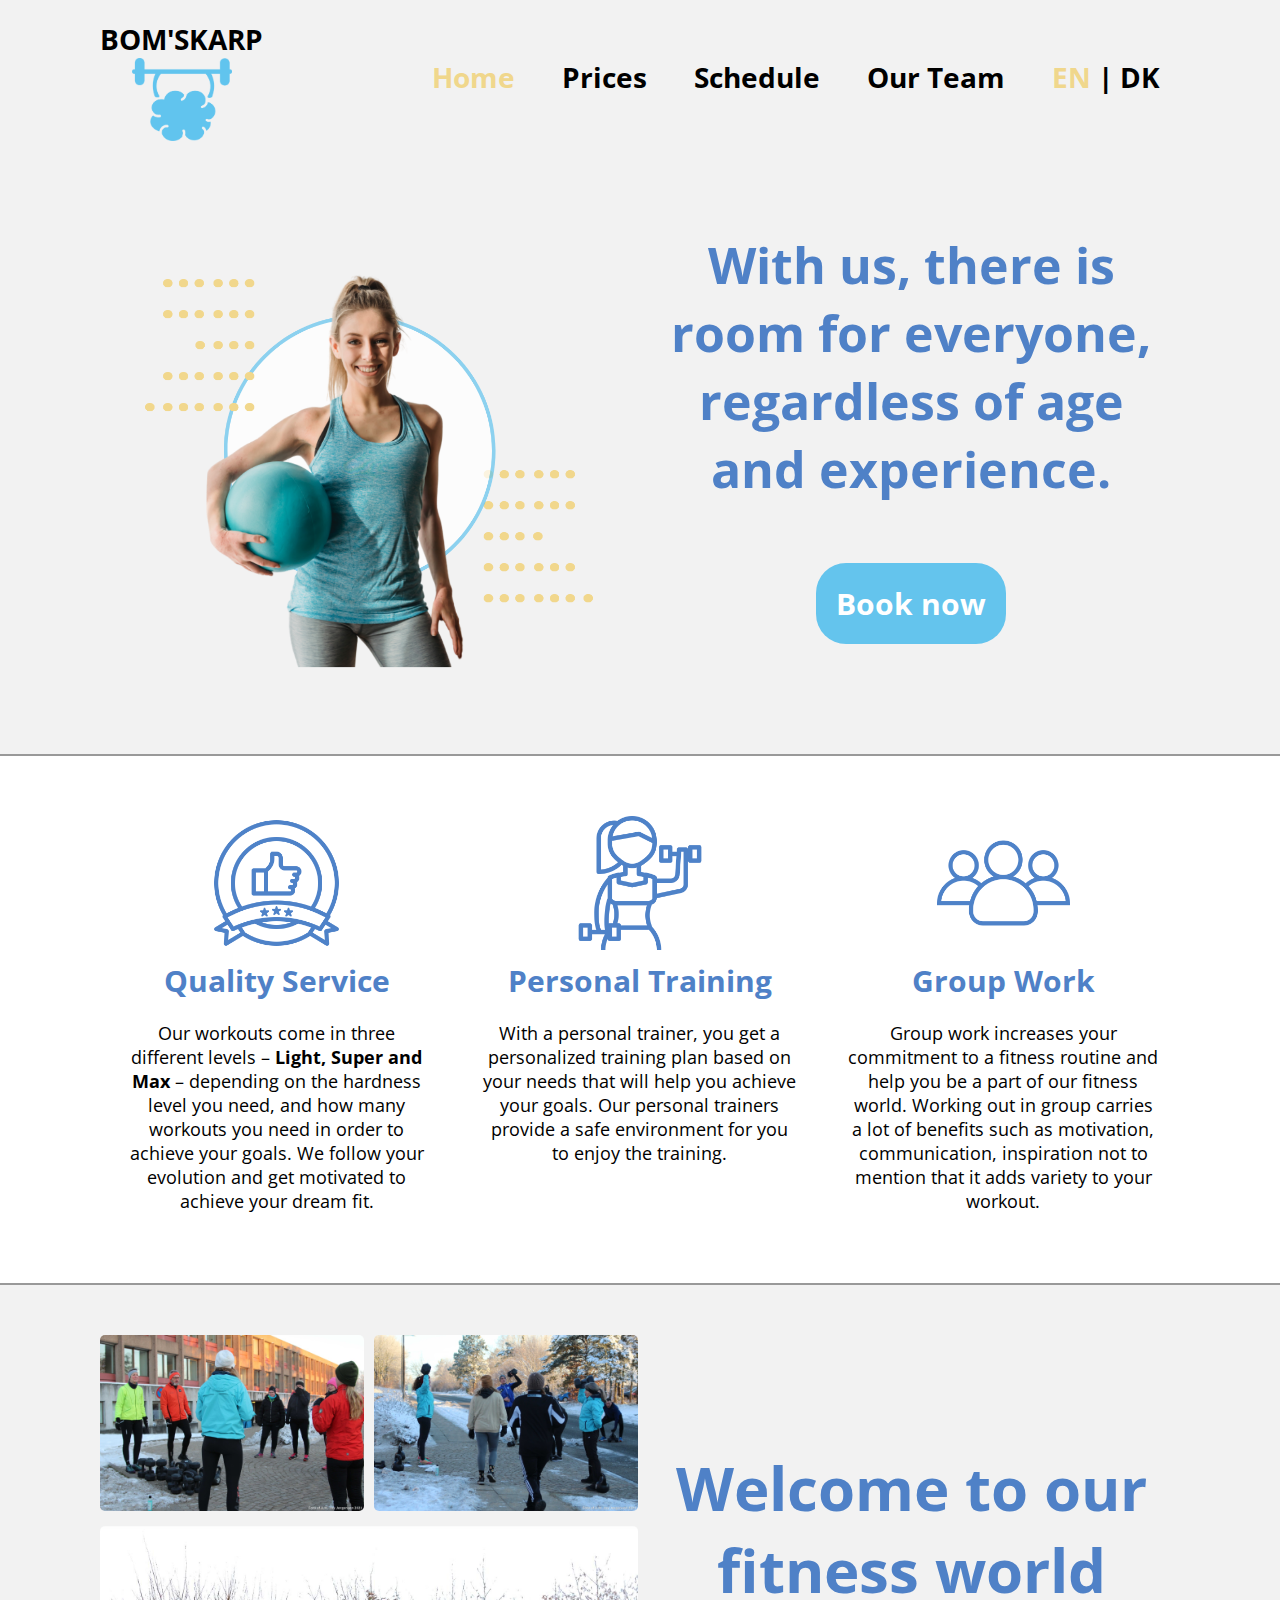
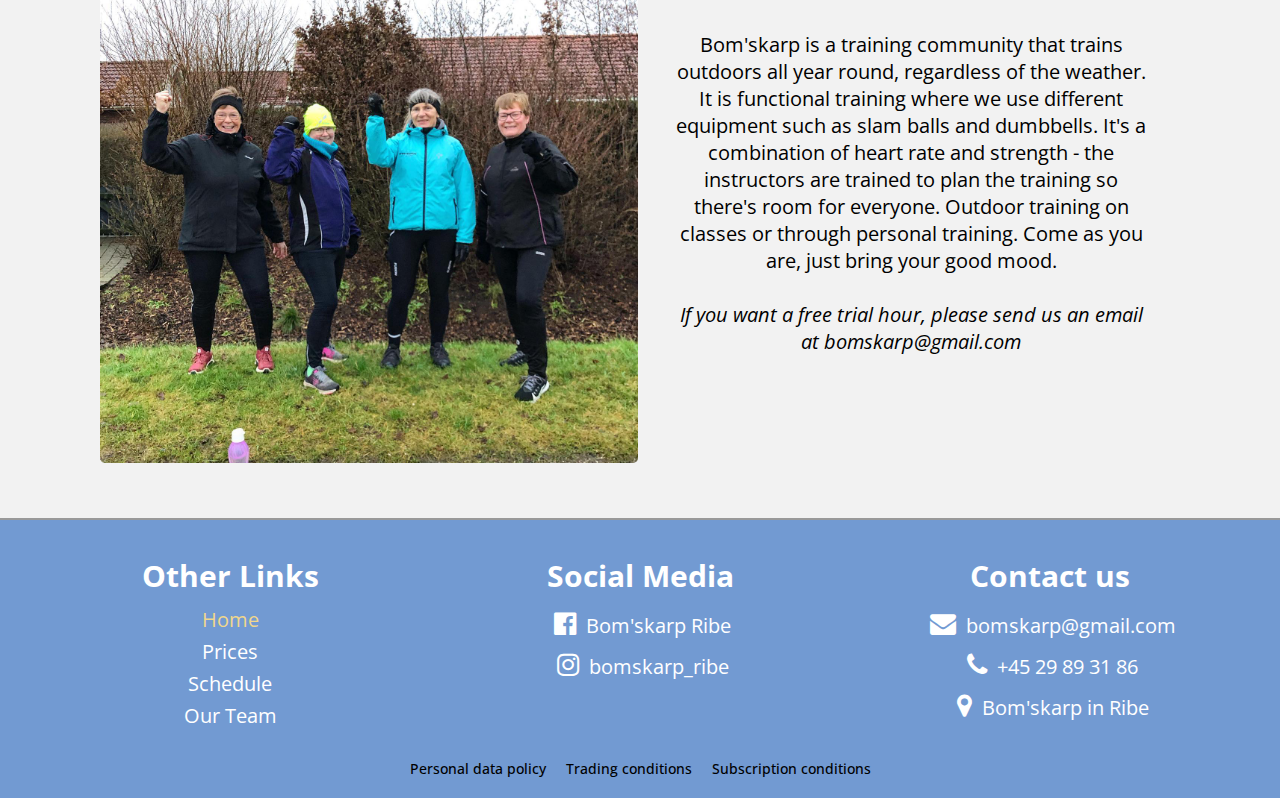
<file: index.html>
<!DOCTYPE html>
<html lang="en">
<head>
	<meta charset="UTF-8">
	<meta http-equiv="X-UA-Compatible" content="IE=edge">
	<meta name="viewport" content="width=device-width, initial-scale=1.0">
	<link rel="shortcut icon" href="images/logo_blue.png">
	<link rel="stylesheet" type="text/css" href="css/style.css">
	<link rel="stylesheet" href="https://cdnjs.cloudflare.com/ajax/libs/font-awesome/4.7.0/css/font-awesome.min.css">
	<title>Bom'skarp</title>
</head>
<body>
	<header>
		<nav>
			<a href="#" class="logoAnchor">
				BOM'SKARP
				<img class="logo" alt="logo" src="images/logo_blue.png">
			</a>
			<ul>
				<li>
					<a href="#" class="activeButton">
						Home
					</a>
				</li>
				<li>
					<a href="prices.html">
						Prices
					</a>
				</li>
				<li>
					<a href="schedule.html">
						Schedule
					</a>
				</li>
				<li>
					<a href="ourTeam.html">
						Our Team
					</a>
				</li>
				<li id="langNav">
					<a href="#" class="activeButton">
						EN
					</a>
					|
					<a href="index_dk.html">
						DK
					</a>
				</li>
			</ul>
		</nav>
	</header>
	<main>
		<div id="homepageMainGrid1">
			<div class="homepageMainGrid1Image1">
				<img src="images/homepageMainGrid1Image1.png" alt="Fit woman holding fitness ball">
			</div>
			<div>
				<p class="homepageMainGrid1Title">
					With us, there is room for everyone, regardless of age and experience.
				</p>
				<a href="https://ezme.io/c/x8k/zTWY" target="_blank" class="bookButton">
					Book now
				</a>
			</div>
		</div>
		<div id="homepageMainGrid2">
			<div class="homepageMainGrid2Image1">
				<img src="images/homepageMainGrid2Image1.png" alt="Icon of quality service">
				<p class="homepageMainGrid2Title">
					Quality Service
				</p>
				<p class="homepageMainGrid2Text">
					Our workouts come in three different levels – <b>Light, Super and Max</b> – depending on the hardness level you need, and how many workouts you need in order to achieve your goals. We follow your evolution and get motivated to achieve your dream fit.
				</p>
			</div>
			<div class="homepageMainGrid2Image2">
				<img src="images/homepageMainGrid2Image2.png" alt="Icon of personal training">
				<p class="homepageMainGrid2Title">
					Personal Training
				</p>
				<p class="homepageMainGrid2Text">
					With a personal trainer, you get a personalized training plan based on your needs that will help you achieve your goals. Our personal trainers provide a safe environment for you to enjoy the training.
				</p>
			</div>
			<div class="homepageMainGrid2Image3">
				<img src="images/homepageMainGrid2Image3.png" alt="Icon of group work">
				<p class="homepageMainGrid2Title">
					Group Work
				</p>
				<p class="homepageMainGrid2Text">
					Group work increases your commitment to a fitness routine and help you be a part of our fitness world. Working out in group carries a lot of benefits such as motivation, communication, inspiration not to mention that it adds variety to your workout.
				</p>
			</div>
		</div>
		<div id="homepageMainGrid3">
			<div id="homepageMainGrid3Images">
				<div class="homepageMainGrid3Image1">
					<img src="images/homepageMainGrid3Image1.jpg" alt="Group of people training">
				</div>
				<div class="homepageMainGrid3Image2">
					<img src="images/homepageMainGrid3Image2.jpg" alt="Group of people training">
				</div>
				<div class="homepageMainGrid3Image3">
					<img src="images/homepageMainGrid3Image3.jpg" alt="Group of people training">
				</div>
			</div>
			<article>
				<h2>
					Welcome to our fitness world
				</h2>
				<p>
					Bom'skarp is a training community that trains outdoors all year round, regardless of the weather. It is functional training where we use different equipment such as slam balls and dumbbells. It's a combination of heart rate and strength - the instructors are trained to plan the training so there's room for everyone. Outdoor training on classes or through personal training. Come as you are, just bring your good mood.
					<br><br>
					<i>If you want a free trial hour, please send us an email at bomskarp@gmail.com</i>
				</p>
			</article>
		</div>
	</main>
	<footer>
		<div class="footerGrid">
			<div class="otherLinks">
				<p class="footerTitle">
					Other Links
				</p>
				<ul>
					<li>
						<a href="#" class="activeButton">
							Home
						</a>
					</li>
					<li>
						<a href="prices.html">
							Prices
						</a>
					</li>
					<li>
						<a href="schedule.html">
							Schedule
						</a>
					</li>
					<li>
						<a href="ourTeam.html">
							Our Team
						</a>
					</li>
				</ul>
			</div>
			<div class="socialMedia">
				<p class="footerTitle">
					Social Media
				</p>
				<ul>
					<li>
						<a href="https://www.facebook.com/Bomskarp" target="_blank">
							<i class="fa fa-facebook-official" aria-hidden="true"></i> Bom'skarp Ribe
						</a>
					</li>
					<li>
						<a href="https://www.instagram.com/bomskarp_ribe" target="_blank">
							<i class="fa fa-instagram" aria-hidden="true"></i> bomskarp_ribe
						</a>
					</li>
				</ul>
			</div>
			<div class="contactUs">
				<p class="footerTitle">
					Contact us
				</p>
				<ul>
					<li>
						<a href="mailto:bomskarp@gmail.com" target="_blank">
							<i class="fa fa-envelope" aria-hidden="true"></i> bomskarp@gmail.com
						</a>
					</li>
					<li>
						<a href="tel:+4529893186" target="_blank">
							<i class="fa fa-phone" aria-hidden="true"></i> +45 29 89 31 86
						</a>
					</li>
					<li>
						<a href="http://maps.google.com/?q=Bom'skarp in Ribe" target="_blank">
							<i class="fa fa-map-marker" aria-hidden="true"></i> Bom'skarp in Ribe
						</a>
					</li>
				</ul>
			</div>
		</div>
		<div class="policyAndConditions">
			<ul>
				<li>
					<a href="personalDataPolicy.html">
						Personal data policy
					</a>
				</li>
				<li>
					<a href="tradingConditions.html">
						Trading conditions
					</a>
				</li>
				<li>
					<a href="subscriptionConditions.html">
						Subscription conditions
					</a>
				</li>
			</ul>
		</div>
	</footer>
</body>
</html>
</file>
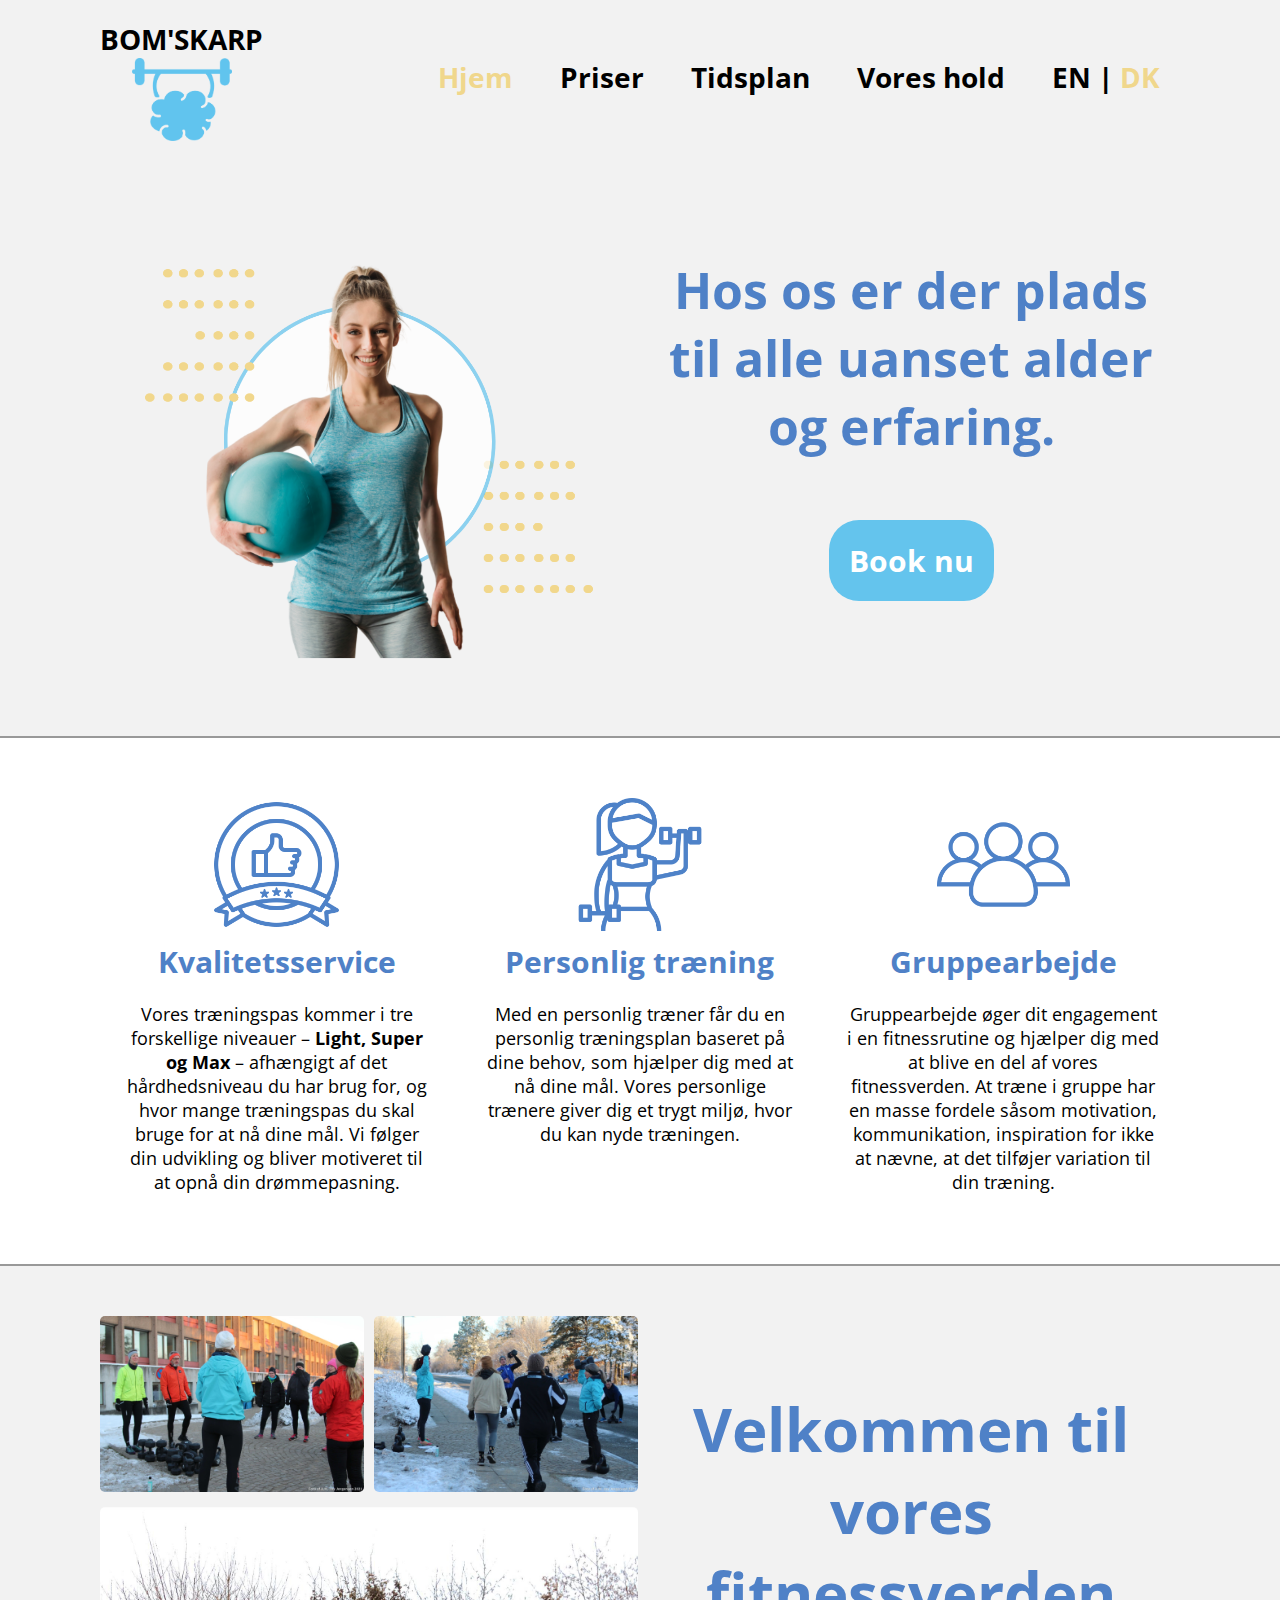
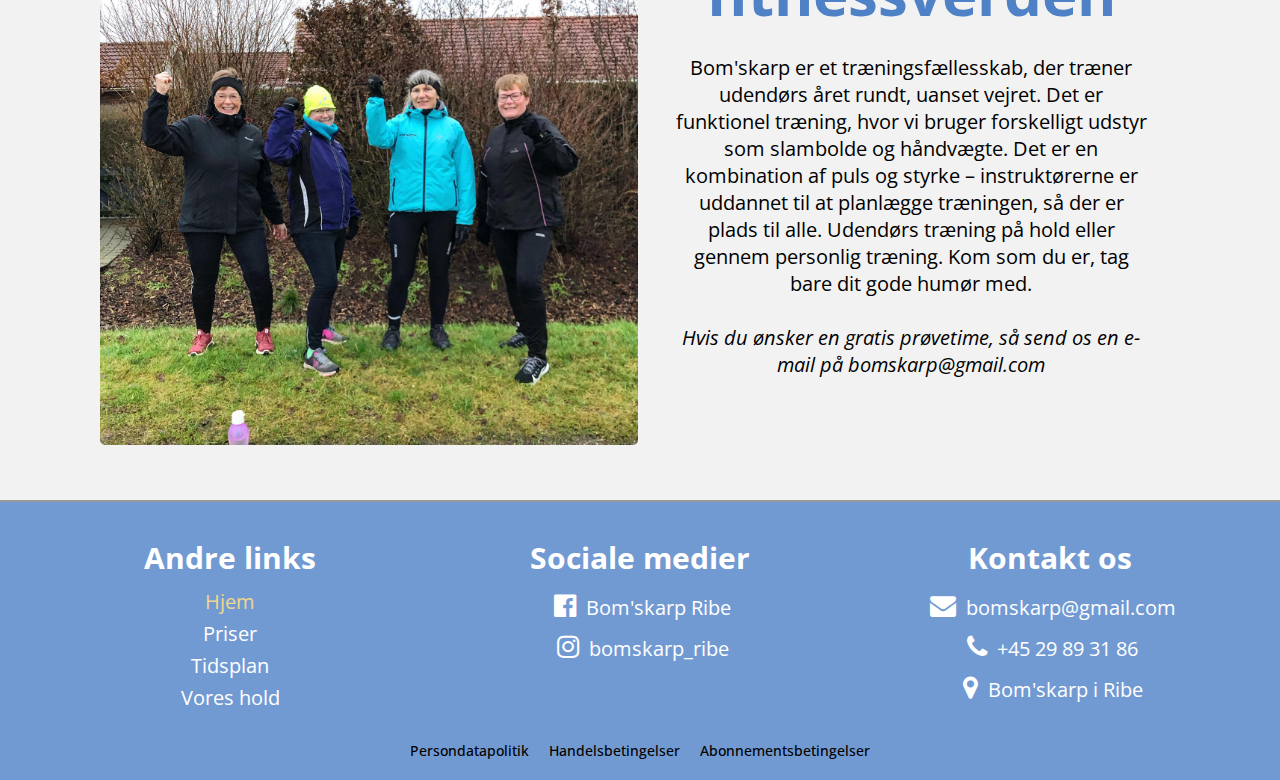
<file: index_dk.html>
<!DOCTYPE html>
<html lang="dk">
<head>
	<meta charset="UTF-8">
	<meta http-equiv="X-UA-Compatible" content="IE=edge">
	<meta name="viewport" content="width=device-width, initial-scale=1.0">
	<link rel="shortcut icon" href="images/logo_blue.png">
	<link rel="stylesheet" type="text/css" href="css/style.css">
	<link rel="stylesheet" href="https://cdnjs.cloudflare.com/ajax/libs/font-awesome/4.7.0/css/font-awesome.min.css">
	<title>Bom'skarp</title>
</head>
<body>
	<header>
		<nav>
			<a href="#" class="logoAnchor">
				BOM'SKARP
				<img class="logo" alt="logo" src="images/logo_blue.png">
			</a>
			<ul>
				<li>
					<a href="#" class="activeButton">
						Hjem
					</a>
				</li>
				<li>
					<a href="prices_dk.html">
						Priser
					</a>
				</li>
				<li>
					<a href="schedule_dk.html">
						Tidsplan
					</a>
				</li>
				<li>
					<a href="ourTeam_dk.html">
						Vores hold
					</a>
				</li>
				<li>
					<a href="index.html">
						EN
					</a>
					|
					<a href="#" class="activeButton">
						DK
					</a>
				</li>
			</ul>
		</nav>
	</header>
	<main>
		<div id="homepageMainGrid1">
			<div class="homepageMainGrid1Image1">
				<img src="images/homepageMainGrid1Image1.png" alt="Fit kvinde, der holder fitnessbold">
			</div>
			<div>
				<p class="homepageMainGrid1Title">
					Hos os er der plads til alle uanset alder og erfaring.
				</p>
				<a href="https://ezme.io/c/x8k/zTWY" target="_blank" class="bookButton">
					Book nu
				</a>
			</div>
		</div>
		<div id="homepageMainGrid2">
			<div class="homepageMainGrid2Image1">
				<img src="images/homepageMainGrid2Image1.png" alt="Ikon for kvalitetsservice">
				<p class="homepageMainGrid2Title">
					Kvalitetsservice
				</p>
				<p class="homepageMainGrid2Text">
					Vores træningspas kommer i tre forskellige niveauer – <b>Light, Super og Max</b> – afhængigt af det hårdhedsniveau du har brug for, og hvor mange træningspas du skal bruge for at nå dine mål. Vi følger din udvikling og bliver motiveret til at opnå din drømmepasning.
				</p>
			</div>
			<div class="homepageMainGrid2Image2">
				<img src="images/homepageMainGrid2Image2.png" alt="Ikon for personlig træning">
				<p class="homepageMainGrid2Title">
					Personlig træning
				</p>
				<p class="homepageMainGrid2Text">
					Med en personlig træner får du en personlig træningsplan baseret på dine behov, som hjælper dig med at nå dine mål. Vores personlige trænere giver dig et trygt miljø, hvor du kan nyde træningen.
				</p>
			</div>
			<div class="homepageMainGrid2Image3">
				<img src="images/homepageMainGrid2Image3.png" alt="Ikon for gruppearbejde">
				<p class="homepageMainGrid2Title">
					Gruppearbejde
				</p>
				<p class="homepageMainGrid2Text">
					Gruppearbejde øger dit engagement i en fitnessrutine og hjælper dig med at blive en del af vores fitnessverden. At træne i gruppe har en masse fordele såsom motivation, kommunikation, inspiration for ikke at nævne, at det tilføjer variation til din træning.
				</p>
			</div>
		</div>
		<div id="homepageMainGrid3">
			<div id="homepageMainGrid3Images">
				<div class="homepageMainGrid3Image1">
					<img src="images/homepageMainGrid3Image1.jpg" alt="Gruppe af mennesker, der træner">
				</div>
				<div class="homepageMainGrid3Image2">
					<img src="images/homepageMainGrid3Image2.jpg" alt="Gruppe af mennesker, der træner">
				</div>
				<div class="homepageMainGrid3Image3">
					<img src="images/homepageMainGrid3Image3.jpg" alt="Gruppe af mennesker, der træner">
				</div>
			</div>
			<article>
				<h2>
					Velkommen til vores fitnessverden
				</h2>
				<p>
					Bom'skarp er et træningsfællesskab, der træner udendørs året rundt, uanset vejret. Det er funktionel træning, hvor vi bruger forskelligt udstyr som slambolde og håndvægte. Det er en kombination af puls og styrke – instruktørerne er uddannet til at planlægge træningen, så der er plads til alle. Udendørs træning på hold eller gennem personlig træning. Kom som du er, tag bare dit gode humør med.
					<br><br>
					<i>Hvis du ønsker en gratis prøvetime, så send os en e-mail på bomskarp@gmail.com</i>
				</p>
			</article>
		</div>
	</main>
	<footer>
		<div class="footerGrid">
			<div class="otherLinks">
				<p class="footerTitle">
					Andre links
				</p>
				<ul>
					<li>
						<a href="#" class="activeButton">
							Hjem
						</a>
					</li>
					<li>
						<a href="prices_dk.html">
							Priser
						</a>
					</li>
					<li>
						<a href="schedule_dk.html">
							Tidsplan
						</a>
					</li>
					<li>
						<a href="ourTeam_dk.html">
							Vores hold
						</a>
					</li>
				</ul>
			</div>
			<div class="socialMedia">
				<p class="footerTitle">
					Sociale medier
				</p>
				<ul>
					<li>
						<a href="https://www.facebook.com/Bomskarp" target="_blank">
							<i class="fa fa-facebook-official" aria-hidden="true"></i> Bom'skarp Ribe
						</a>
					</li>
					<li>
						<a href="https://www.instagram.com/bomskarp_ribe" target="_blank">
							<i class="fa fa-instagram" aria-hidden="true"></i> bomskarp_ribe
						</a>
					</li>
				</ul>
			</div>
			<div class="contactUs">
				<p class="footerTitle">
					Kontakt os
				</p>
				<ul>
					<li>
						<a href="mailto:bomskarp@gmail.com" target="_blank">
							<i class="fa fa-envelope" aria-hidden="true"></i> bomskarp@gmail.com
						</a>
					</li>
					<li>
						<a href="tel:+4529893186" target="_blank">
							<i class="fa fa-phone" aria-hidden="true"></i> +45 29 89 31 86
						</a>
					</li>
					<li>
						<a href="http://maps.google.com/?q=Bom'skarp in Ribe" target="_blank">
							<i class="fa fa-map-marker" aria-hidden="true"></i> Bom'skarp i Ribe
						</a>
					</li>
				</ul>
			</div>
		</div>
		<div class="policyAndConditions">
			<ul>
				<li>
					<a href="personalDataPolicy_dk.html">
						Persondatapolitik
					</a>
				</li>
				<li>
					<a href="tradingConditions_dk.html">
						Handelsbetingelser
					</a>
				</li>
				<li>
					<a href="subscriptionConditions_dk.html">
						Abonnementsbetingelser
					</a>
				</li>
			</ul>
		</div>
	</footer>
</body>
</html>
</file>
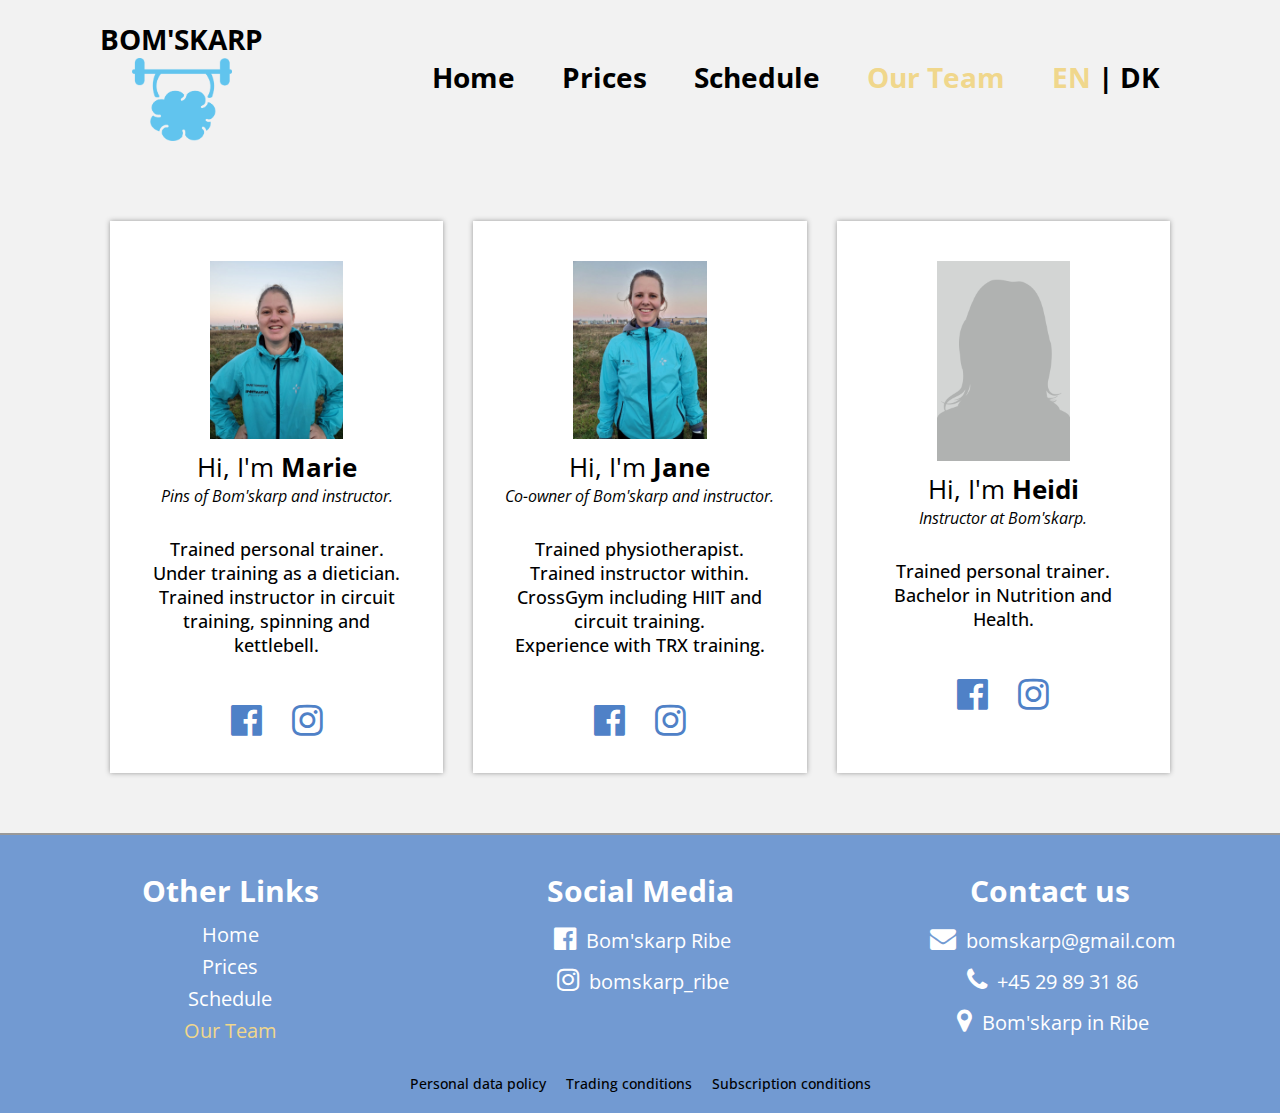
<file: ourTeam.html>
<!DOCTYPE html>
<html lang="en">
<head>
	<meta charset="UTF-8">
	<meta http-equiv="X-UA-Compatible" content="IE=edge">
	<meta name="viewport" content="width=device-width, initial-scale=1.0">
	<link rel="shortcut icon" href="images/logo_blue.png">
	<link rel="stylesheet" type="text/css" href="css/style.css">
	<link rel="stylesheet" href="https://cdnjs.cloudflare.com/ajax/libs/font-awesome/4.7.0/css/font-awesome.min.css">
	<title>Bom'skarp | Our Team</title>
</head>
<body>
	<header>
		<nav>
			<a href="#" class="logoAnchor">
				BOM'SKARP
				<img class="logo" alt="logo" src="images/logo_blue.png">
			</a>
			<ul>
				<li>
					<a href="index.html">
						Home
					</a>
				</li>
				<li>
					<a href="prices.html">
						Prices
					</a>
				</li>
				<li>
					<a href="schedule.html">
						Schedule
					</a>
				</li>
				<li>
					<a href="#" class="activeButton">
						Our Team
					</a>
				</li>
				<li>
					<a href="#" class="activeButton">
						EN
					</a>
					|
					<a href="index_dk.html">
						DK
					</a>
				</li>
			</ul>
		</nav>
	</header>
	<main>
		<div id="ourTeamMainGrid1">
			<div class="ourTeamMainGrid1Image1">
				<img src="images/ourTeamMainGrid1Image1.jpg">
				<p class="ourTeamMainGrid1Title">
					Hi, I'm <b>Marie</b>
				</p>
				<p class="ourTeamMainGrid1Title2">
					Pins of Bom'skarp and instructor.
				</p>
				<p class="ourTeamMainGrid1Text">
					Trained personal trainer.<br>Under training as a dietician.<br>Trained instructor in circuit training, spinning and kettlebell.
				</p>
				<ul>
					<li>
						<a href="https://www.facebook.com/MarieTO" target="_blank">
							<i class="fa fa-facebook-official" aria-hidden="true"></i>
						</a>
					</li>
					<li>
						<a href="https://www.instagram.com/marollet" target="_blank">
							<i class="fa fa-instagram" aria-hidden="true"></i>
						</a>
					</li>
				</ul>
			</div>
			<div class="ourTeamMainGrid1Image2">
				<img src="images/ourTeamMainGrid1Image2.jpg">
				<p class="ourTeamMainGrid1Title">
					Hi, I'm <b>Jane</b>
				</p>
				<p class="ourTeamMainGrid1Title2">
					Co-owner of Bom'skarp and instructor.
				</p>
				<p class="ourTeamMainGrid1Text">
					Trained physiotherapist.<br> Trained instructor within.<br> CrossGym including HIIT and circuit training.<br> Experience with TRX training.
				</p>
				<ul>
					<li>
						<a href="https://www.facebook.com/JaneBomn" target="_blank">
							<i class="fa fa-facebook-official" aria-hidden="true"></i>
						</a>
					</li>
					<li>
						<a href="https://www.instagram.com/janebomn" target="_blank">
							<i class="fa fa-instagram" aria-hidden="true"></i>
						</a>
					</li>
				</ul>
			</div>
			<div class="ourTeamMainGrid1Image3">
				<img src="images/ourTeamMainGrid1Image3.jpg">
				<p class="ourTeamMainGrid1Title">
					Hi, I'm <b>Heidi</b>
				</p>
				<p class="ourTeamMainGrid1Title2">
					Instructor at Bom'skarp.
				</p>
				<p class="ourTeamMainGrid1Text">
					Trained personal trainer.<br>Bachelor in Nutrition and Health.
				</p>
				<ul>
					<li>
						<a href="https://www.facebook.com/HeidiiH" target="_blank">
							<i class="fa fa-facebook-official" aria-hidden="true"></i>
						</a>
					</li>
					<li>
						<a href="https://www.instagram.com/heidirosendahl_" target="_blank">
							<i class="fa fa-instagram" aria-hidden="true"></i>
						</a>
					</li>
				</ul>
			</div>
		</div>
	</main>
	<footer>
		<div class="footerGrid">
			<div class="otherLinks">
				<p class="footerTitle">
					Other Links
				</p>
				<ul>
					<li>
						<a href="index.html">
							Home
						</a>
					</li>
					<li>
						<a href="prices.html">
							Prices
						</a>
					</li>
					<li>
						<a href="schedule.html">
							Schedule
						</a>
					</li>
					<li>
						<a href="#" class="activeButton">Our Team
						</a>
					</li>
				</ul>
			</div>
			<div class="socialMedia">
				<p class="footerTitle">
					Social Media
				</p>
				<ul>
					<li>
						<a href="https://www.facebook.com/Bomskarp" target="_blank">
							<i class="fa fa-facebook-official" aria-hidden="true"></i> Bom'skarp Ribe
						</a>
					</li>
					<li>
						<a href="https://www.instagram.com/bomskarp_ribe" target="_blank">
							<i class="fa fa-instagram" aria-hidden="true"></i> bomskarp_ribe
						</a>
					</li>
				</ul>
			</div>
			<div class="contactUs">
				<p class="footerTitle">
					Contact us
				</p>
				<ul>
					<li>
						<a href="mailto:bomskarp@gmail.com" target="_blank">
							<i class="fa fa-envelope" aria-hidden="true"></i> bomskarp@gmail.com
						</a>
					</li>
					<li>
						<a href="tel:+4529893186" target="_blank">
							<i class="fa fa-phone" aria-hidden="true"></i> +45 29 89 31 86
						</a>
					</li>
					<li>
						<a href="http://maps.google.com/?q=Bom'skarp in Ribe" target="_blank">
							<i class="fa fa-map-marker" aria-hidden="true"></i> Bom'skarp in Ribe
						</a>
					</li>
				</ul>
			</div>
		</div>
		<div class="policyAndConditions">
			<ul>
				<li>
					<a href="personalDataPolicy.html">
						Personal data policy
					</a>
				</li>
				<li>
					<a href="tradingConditions.html">
						Trading conditions
					</a>
				</li>
				<li>
					<a href="subscriptionConditions.html">
						Subscription conditions
					</a>
				</li>
			</ul>
		</div>
	</footer>
</body>
</html>
</file>
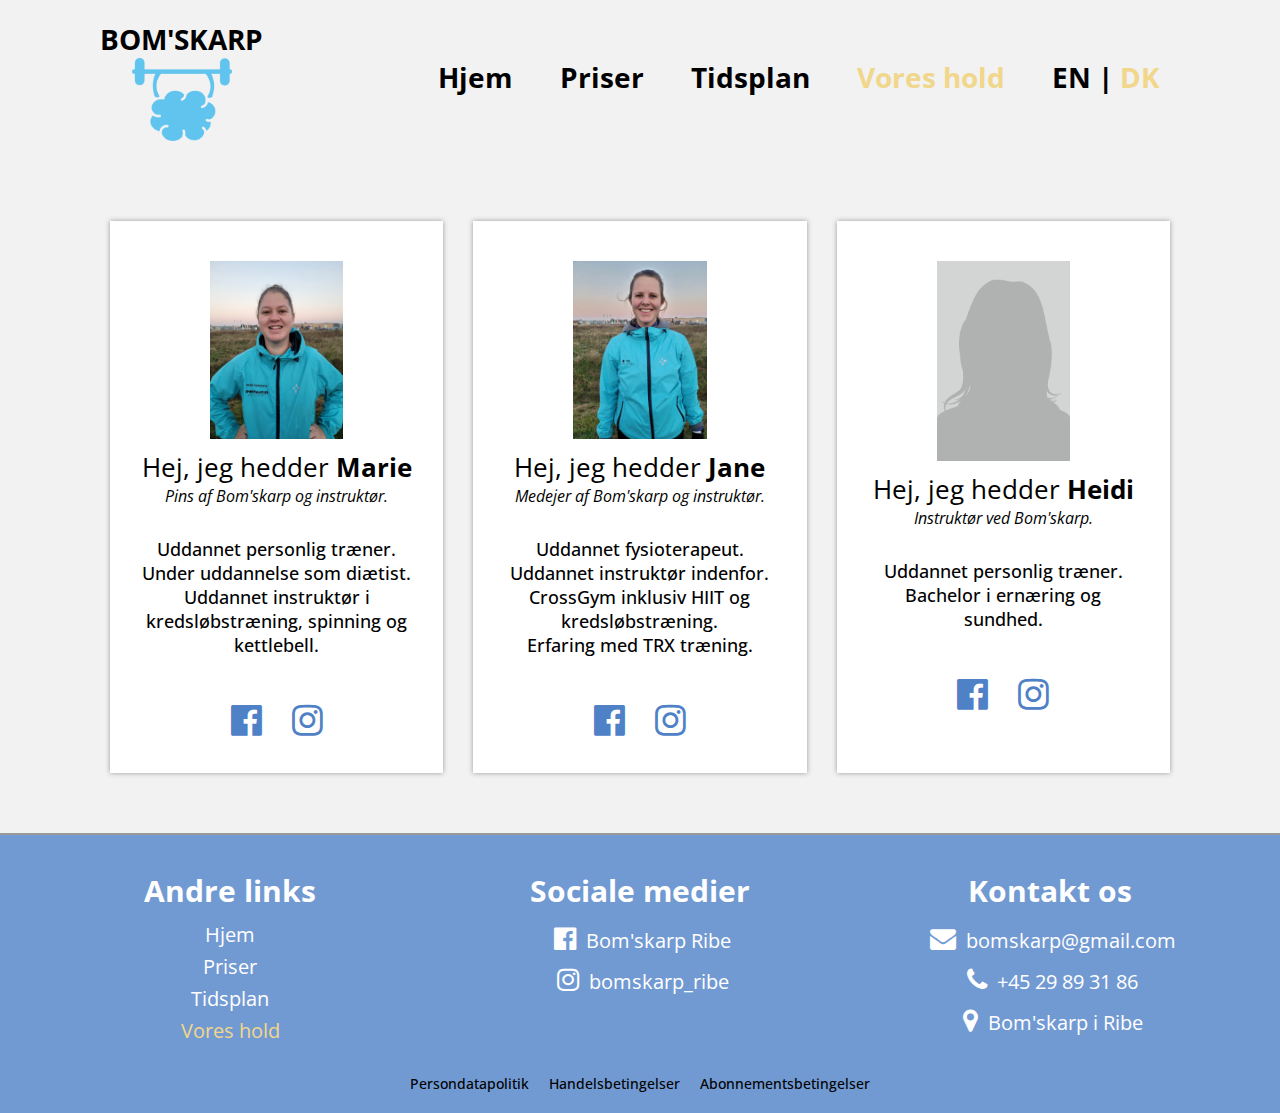
<file: ourTeam_dk.html>
<!DOCTYPE html>
<html lang="dk">
<head>
	<meta charset="UTF-8">
	<meta http-equiv="X-UA-Compatible" content="IE=edge">
	<meta name="viewport" content="width=device-width, initial-scale=1.0">
	<link rel="shortcut icon" href="images/logo_blue.png">
	<link rel="stylesheet" type="text/css" href="css/style.css">
	<link rel="stylesheet" href="https://cdnjs.cloudflare.com/ajax/libs/font-awesome/4.7.0/css/font-awesome.min.css">
	<title>Bom'skarp | Vores hold</title>
</head>
<body>
	<header>
		<nav>
			<a href="#" class="logoAnchor">
				BOM'SKARP
				<img class="logo" alt="logo" src="images/logo_blue.png">
			</a>
			<ul>
				<li>
					<a href="index_dk.html">
						Hjem
					</a>
				</li>
				<li>
					<a href="prices_dk.html">
						Priser
					</a>
				</li>
				<li>
					<a href="schedule_dk.html">
						Tidsplan
					</a>
				</li>
				<li>
					<a href="#" class="activeButton">
						Vores hold
					</a>
				</li>
				<li>
					<a href="index.html">
						EN
					</a>
					|
					<a href="#" class="activeButton">
						DK
					</a>
				</li>
			</ul>
		</nav>
	</header>
	<main>
		<div id="ourTeamMainGrid1">
			<div class="ourTeamMainGrid1Image1">
				<img src="images/ourTeamMainGrid1Image1.jpg" alt="Billede af Marie">
				<p class="ourTeamMainGrid1Title">
					Hej, jeg hedder <b>Marie</b>
				</p>
				<p class="ourTeamMainGrid1Title2">
					Pins af Bom'skarp og instruktør.
				</p>
				<p class="ourTeamMainGrid1Text">
					Uddannet personlig træner.<br>Under uddannelse som diætist.<br>Uddannet instruktør i kredsløbstræning, spinning og kettlebell.
				</p>
				<ul>
					<li>
						<a href="https://www.facebook.com/MarieTO" target="_blank">
							<i class="fa fa-facebook-official" aria-hidden="true"></i>
						</a>
					</li>
					<li>
						<a href="https://www.instagram.com/marollet" target="_blank">
							<i class="fa fa-instagram" aria-hidden="true"></i>
						</a>
					</li>
				</ul>
			</div>
			<div class="ourTeamMainGrid1Image2">
				<img src="images/ourTeamMainGrid1Image2.jpg" alt="Billede af Jane">
				<p class="ourTeamMainGrid1Title">
					Hej, jeg hedder <b>Jane</b>
				</p>
				<p class="ourTeamMainGrid1Title2">
					Medejer af Bom'skarp og instruktør.
				</p>
				<p class="ourTeamMainGrid1Text">
					Uddannet fysioterapeut.<br> Uddannet instruktør indenfor.<br> CrossGym inklusiv HIIT og kredsløbstræning.<br> Erfaring med TRX træning.
				</p>
				<ul>
					<li>
						<a href="https://www.facebook.com/JaneBomn" target="_blank">
							<i class="fa fa-facebook-official" aria-hidden="true"></i>
						</a>
					</li>
					<li>
						<a href="https://www.instagram.com/janebomn" target="_blank">
							<i class="fa fa-instagram" aria-hidden="true"></i>
						</a>
					</li>
				</ul>
			</div>
			<div class="ourTeamMainGrid1Image3">
				<img src="images/ourTeamMainGrid1Image3.jpg" alt="Billede af Heidi">
				<p class="ourTeamMainGrid1Title">
					Hej, jeg hedder <b>Heidi</b>
				</p>
				<p class="ourTeamMainGrid1Title2">
					Instruktør ved Bom'skarp.
				</p>
				<p class="ourTeamMainGrid1Text">
					Uddannet personlig træner.<br>Bachelor i ernæring og sundhed.
				</p>
				<ul>
					<li>
						<a href="https://www.facebook.com/HeidiiH" target="_blank">
							<i class="fa fa-facebook-official" aria-hidden="true"></i>
						</a>
					</li>
					<li>
						<a href="https://www.instagram.com/heidirosendahl_" target="_blank">
							<i class="fa fa-instagram" aria-hidden="true"></i>
						</a>
					</li>
				</ul>
			</div>
		</div>
	</main>
	<footer>
		<div class="footerGrid">
			<div class="otherLinks">
				<p class="footerTitle">
					Andre links
				</p>
				<ul>
					<li>
						<a href="index_dk.html">
							Hjem
						</a>
					</li>
					<li>
						<a href="prices_dk.html">
							Priser
						</a>
					</li>
					<li>
						<a href="schedule_dk.html">
							Tidsplan
						</a>
					</li>
					<li>
						<a href="#" class="activeButton">
							Vores hold
						</a>
					</li>
				</ul>
			</div>
			<div class="socialMedia">
				<p class="footerTitle">
					Sociale medier
				</p>
				<ul>
					<li>
						<a href="https://www.facebook.com/Bomskarp" target="_blank">
							<i class="fa fa-facebook-official" aria-hidden="true"></i> Bom'skarp Ribe
						</a>
					</li>
					<li>
						<a href="https://www.instagram.com/bomskarp_ribe" target="_blank">
							<i class="fa fa-instagram" aria-hidden="true"></i> bomskarp_ribe
						</a>
					</li>
				</ul>
			</div>
			<div class="contactUs">
				<p class="footerTitle">
					Kontakt os
				</p>
				<ul>
					<li>
						<a href="mailto:bomskarp@gmail.com" target="_blank">
							<i class="fa fa-envelope" aria-hidden="true"></i> bomskarp@gmail.com
						</a>
					</li>
					<li>
						<a href="tel:+4529893186" target="_blank">
							<i class="fa fa-phone" aria-hidden="true"></i> +45 29 89 31 86
						</a>
					</li>
					<li>
						<a href="http://maps.google.com/?q=Bom'skarp in Ribe" target="_blank">
							<i class="fa fa-map-marker" aria-hidden="true"></i> Bom'skarp i Ribe
						</a>
					</li>
				</ul>
			</div>
		</div>
		<div class="policyAndConditions">
			<ul>
				<li>
					<a href="personalDataPolicy_dk.html">
						Persondatapolitik
					</a>
				</li>
				<li>
					<a href="tradingConditions_dk.html">
						Handelsbetingelser
					</a>
				</li>
				<li>
					<a href="subscriptionConditions_dk.html">
						Abonnementsbetingelser
					</a>
				</li>
			</ul>
		</div>
	</footer>
</body>
</html>
</file>
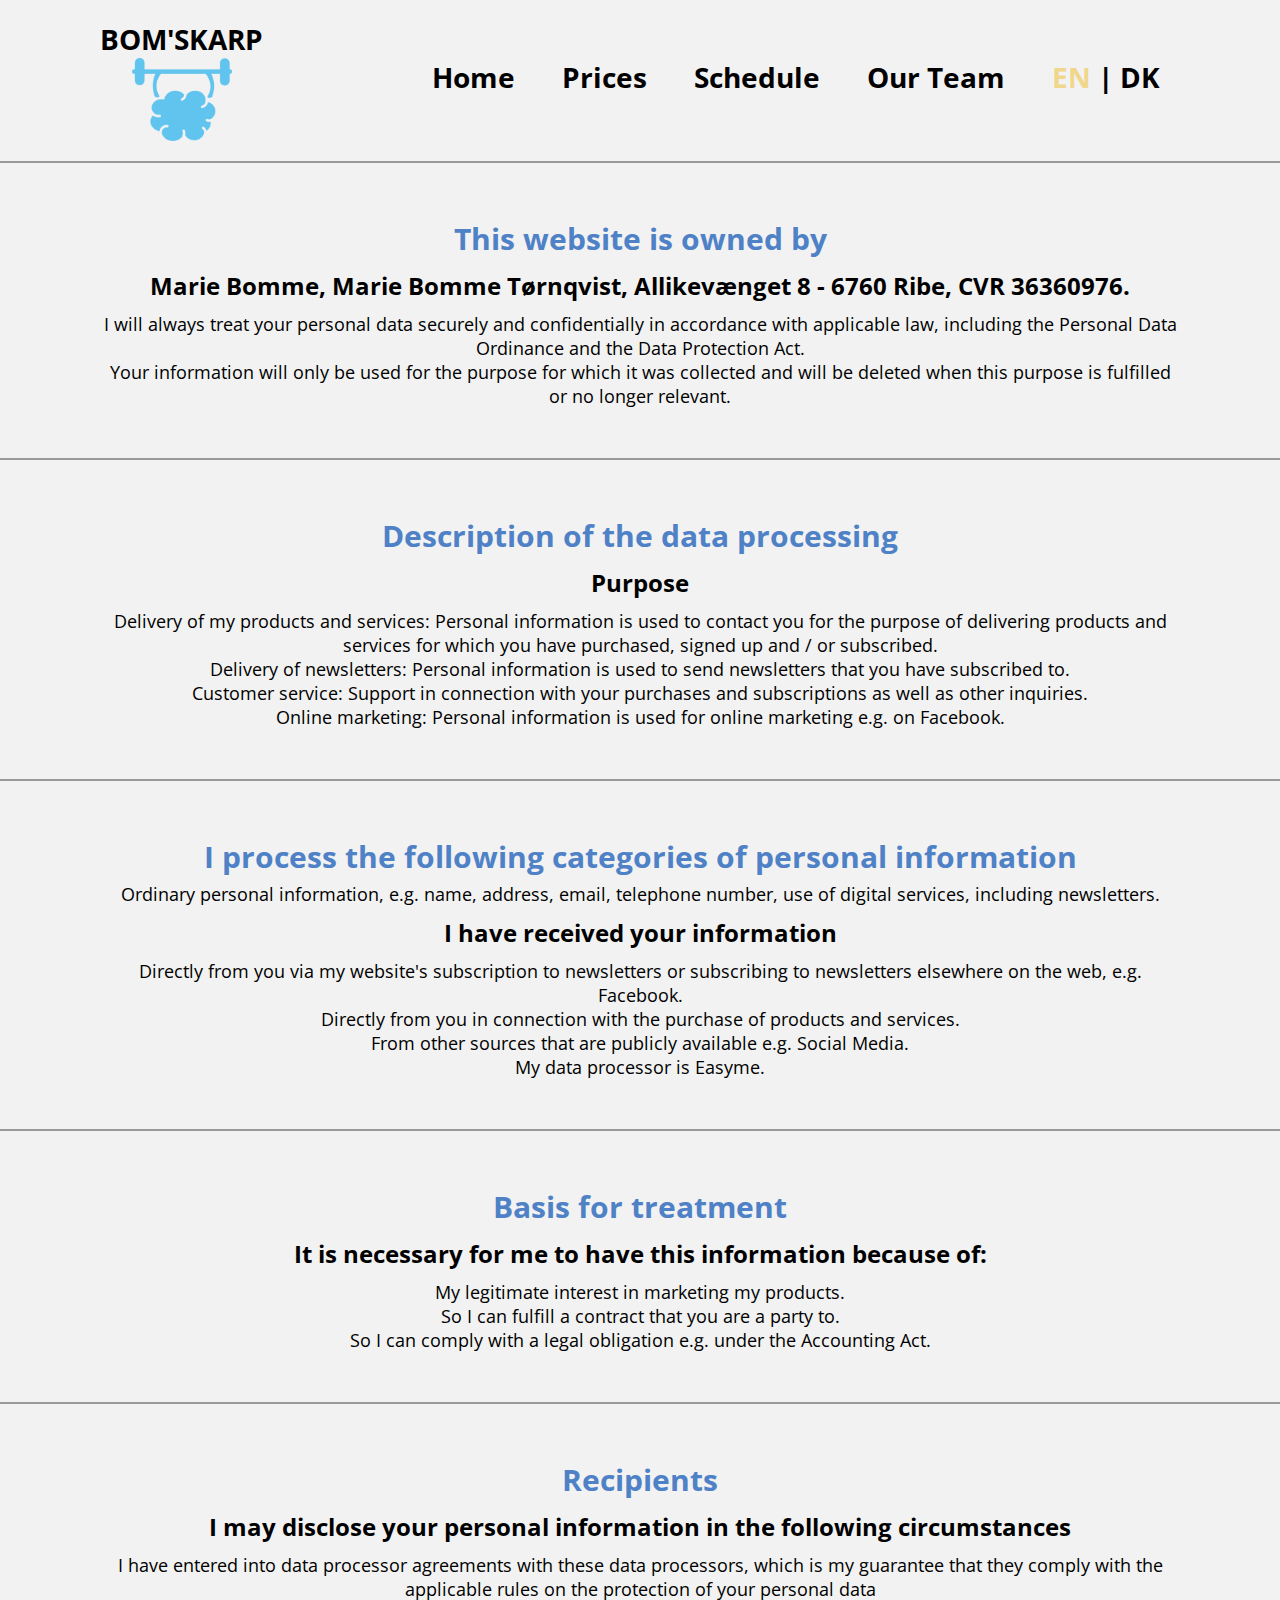
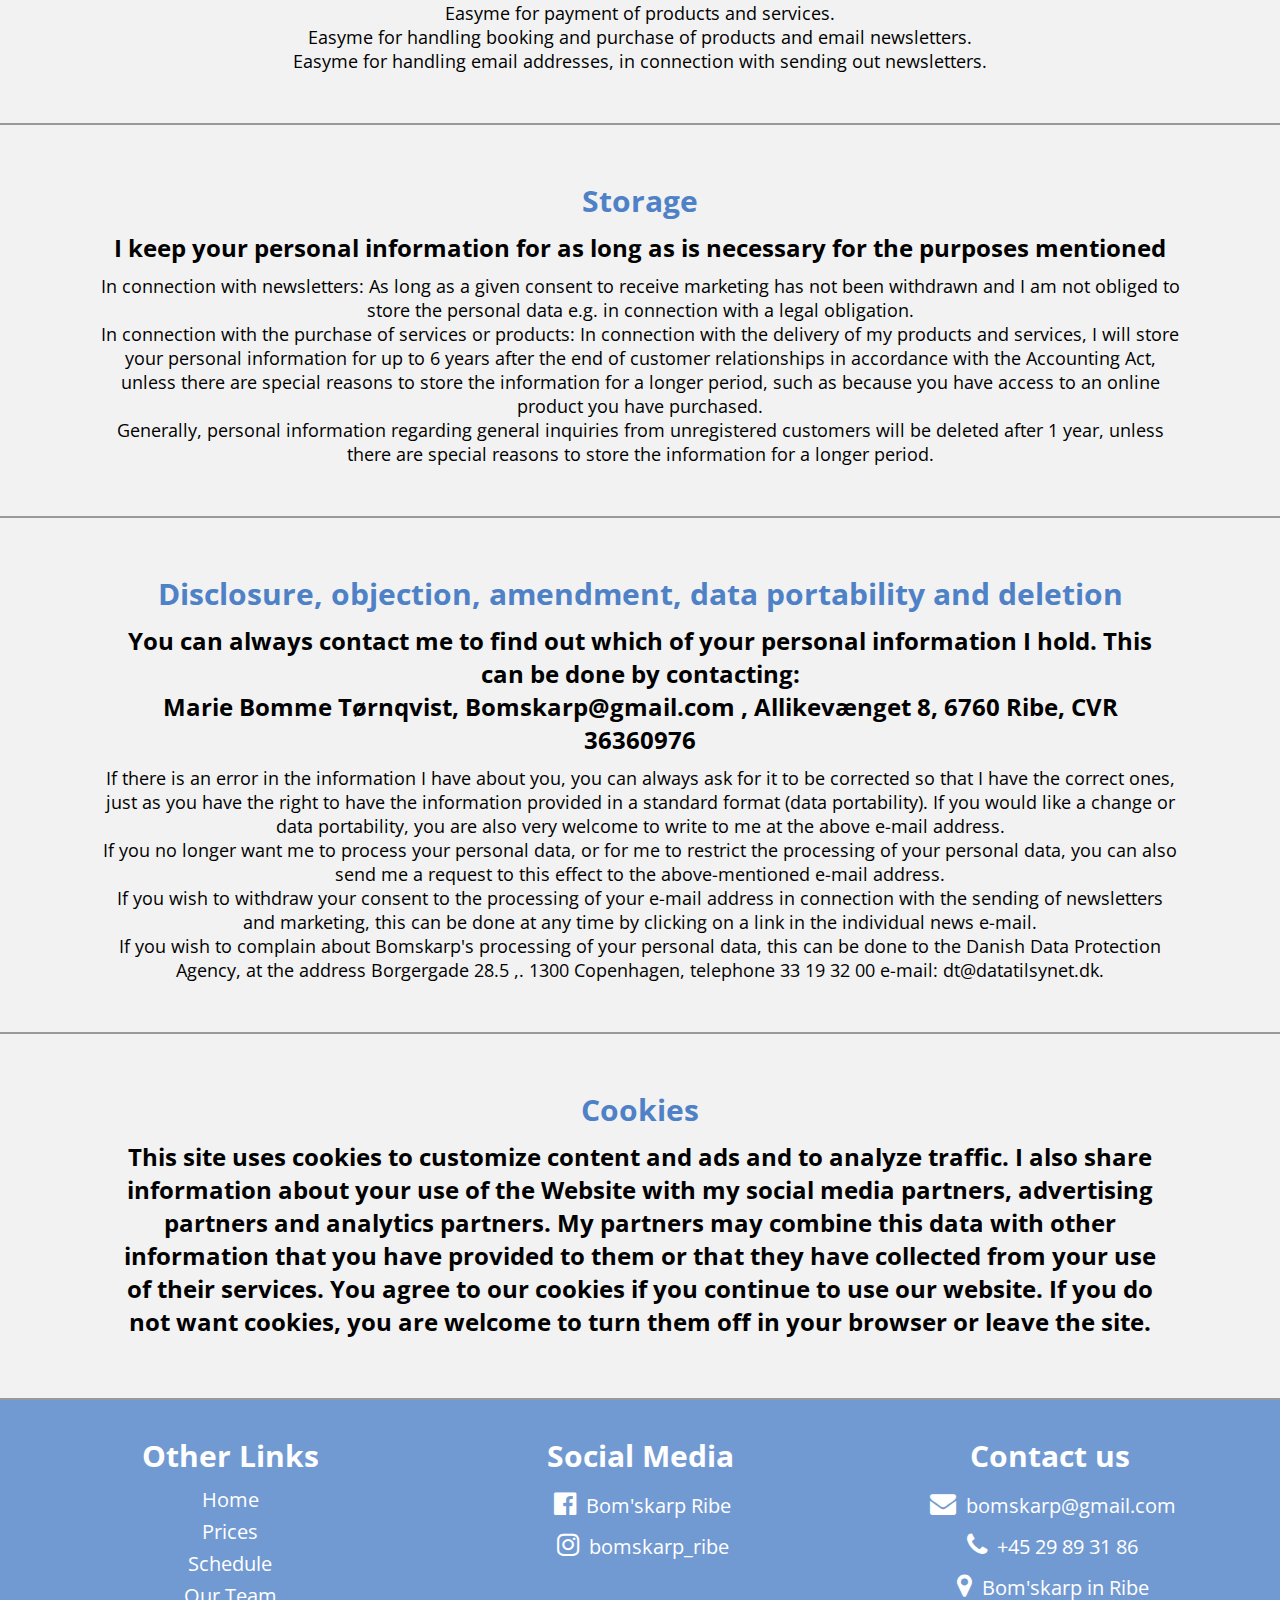
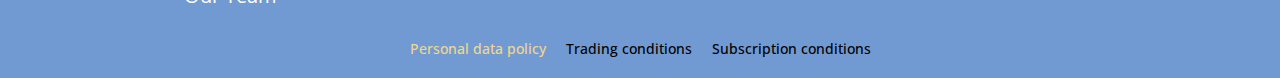
<file: personalDataPolicy.html>
<!DOCTYPE html>
<html lang="en">
<head>
	<meta charset="UTF-8">
	<meta http-equiv="X-UA-Compatible" content="IE=edge">
	<meta name="viewport" content="width=device-width, initial-scale=1.0">
	<link rel="shortcut icon" href="images/logo_blue.png">
	<link rel="stylesheet" type="text/css" href="css/style.css">
	<link rel="stylesheet" href="https://cdnjs.cloudflare.com/ajax/libs/font-awesome/4.7.0/css/font-awesome.min.css">
	<title>Bom'skarp | Personal Data Policy</title>
</head>
<body>
	<header>
		<nav>
			<a href="#" class="logoAnchor">
				BOM'SKARP
				<img class="logo" alt="logo" src="images/logo_blue.png">
			</a>
			<ul>
				<li>
					<a href="index.html">
						Home
					</a>
				</li>
				<li>
					<a href="prices.html">
						Prices
					</a>
				</li>
				<li>
					<a href="schedule.html">
						Schedule
					</a>
				</li>
				<li>
					<a href="ourTeam.html">
						Our Team
					</a>
				</li>
				<li>
					<a href="#" class="activeButton">
						EN
					</a>
					|
					<a href="index_dk.html">
						DK
					</a>
				</li>
			</ul>
		</nav>
	</header>
	<main>
		<div class="personalDataPolicyBox">
			<p class="personalDataPolicyTitle">
				This website is owned by
			</p>
			<p class="personalDataPolicyTitle2">
				Marie Bomme, Marie Bomme Tørnqvist, Allikevænget 8 - 6760 Ribe, CVR 36360976.
			</p>
			<ul>
				<li>
					I will always treat your personal data securely and confidentially in accordance with applicable law, including the Personal Data Ordinance and the Data Protection Act.
				</li>
				<li>
					Your information will only be used for the purpose for which it was collected and will be deleted when this purpose is fulfilled or no longer relevant.
				</li>
			</ul>
		</div>
		<div class="personalDataPolicyBox">
			<p class="personalDataPolicyTitle">
				Description of the data processing
			</p>
			<p class="personalDataPolicyTitle2">
				Purpose
			</p>
			<ul>
				<li>
					Delivery of my products and services: Personal information is used to contact you for the purpose of delivering products and services for which you have purchased, signed up and / or subscribed.
				</li>
				<li>
					Delivery of newsletters: Personal information is used to send newsletters that you have subscribed to.
				</li>
				<li>
					Customer service: Support in connection with your purchases and subscriptions as well as other inquiries.
				</li>
				<li>
					Online marketing: Personal information is used for online marketing e.g. on Facebook.
				</li>
			</ul>
		</div>
		<div class="personalDataPolicyBox"> 
			<p class="personalDataPolicyTitle">
				I process the following categories of personal information
			</p>
			<ul>
				<li>
					Ordinary personal information, e.g. name, address, email, telephone number, use of digital services, including newsletters.
				</li>
			</ul>
			<p class="personalDataPolicyTitle2">
				I have received your information
			</p>
			<ul>
				<li>
					Directly from you via my website's subscription to newsletters or subscribing to newsletters elsewhere on the web, e.g. Facebook.
				</li>
				<li>
					Directly from you in connection with the purchase of products and services.
				</li>
				<li>
					From other sources that are publicly available e.g. Social Media.
				</li>
				<li>
					My data processor is Easyme.
				</li>
			</ul>
		</div>
		<div class="personalDataPolicyBox"> 
			<p class="personalDataPolicyTitle">
				Basis for treatment
			</p> 
			<p class="personalDataPolicyTitle2">
				It is necessary for me to have this information because of:
			</p> 
			<ul>
				<li>
					My legitimate interest in marketing my products.
				</li>
				<li>
					So I can fulfill a contract that you are a party to.
				</li>
				<li>
					So I can comply with a legal obligation e.g. under the Accounting Act.
				</li>
			</ul>
		</div>
		<div class="personalDataPolicyBox"> 
			<p class="personalDataPolicyTitle">
				Recipients
			</p> 
			<p class="personalDataPolicyTitle2">
				I may disclose your personal information in the following circumstances
			</p> 
			<ul>
				<li>
					I have entered into data processor agreements with these data processors, which is my guarantee that they comply with the applicable rules on the protection of your personal data
				</li> 
				<li>
					Easyme for payment of products and services.
				</li>
				<li>
					Easyme for handling booking and purchase of products and email newsletters.
				</li>
				<li>
					Easyme for handling email addresses, in connection with sending out newsletters.
				</li>
			</ul>
		</div>
		<div class="personalDataPolicyBox"> 
			<p class="personalDataPolicyTitle">
				Storage
			</p> 
			<p class="personalDataPolicyTitle2">
				I keep your personal information for as long as is necessary for the purposes mentioned
			</p> 
			<ul>
				<li>
					In connection with newsletters: As long as a given consent to receive marketing has not been withdrawn and I am not obliged to store the personal data e.g. in connection with a legal obligation.
				</li>
				<li>
					In connection with the purchase of services or products: In connection with the delivery of my products and services, I will store your personal information for up to 6 years after the end of customer relationships in accordance with the Accounting Act, unless there are special reasons to store the information for a longer period, such as because you have access to an online product you have purchased.
				</li>
				<li>
					Generally, personal information regarding general inquiries from unregistered customers will be deleted after 1 year, unless there are special reasons to store the information for a longer period.
				</li>
		</div>
		<div class="personalDataPolicyBox">
			<p class="personalDataPolicyTitle">
				Disclosure, objection, amendment, data portability and deletion
			</p> 
			<p class="personalDataPolicyTitle2">
				You can always contact me to find out which of your personal information I hold. This can be done by contacting:
				<br>
				Marie Bomme Tørnqvist, Bomskarp@gmail.com , Allikevænget 8, 6760 Ribe, CVR 36360976
			</p>
			<ul>
				<li>
					If there is an error in the information I have about you, you can always ask for it to be corrected so that I have the correct ones, just as you have the right to have the information provided in a standard format (data portability). If you would like a change or data portability, you are also very welcome to write to me at the above e-mail address.
				</li>
				<li>
					If you no longer want me to process your personal data, or for me to restrict the processing of your personal data, you can also send me a request to this effect to the above-mentioned e-mail address.
				</li>
				<li>
					If you wish to withdraw your consent to the processing of your e-mail address in connection with the sending of newsletters and marketing, this can be done at any time by clicking on a link in the individual news e-mail.
				</li>
				<li>
					If you wish to complain about Bomskarp's processing of your personal data, this can be done to the Danish Data Protection Agency, at the address Borgergade 28.5 ,. 1300 Copenhagen, telephone 33 19 32 00 e-mail: dt@datatilsynet.dk.
				</li>
			</ul>
		</div>
		<div class="personalDataPolicyBox">
			<p class="personalDataPolicyTitle">
				Cookies
			</p> 
			<p class="personalDataPolicyTitle2">
				This site uses cookies to customize content and ads and to analyze traffic. I also share information about your use of the Website with my social media partners, advertising partners and analytics partners. My partners may combine this data with other information that you have provided to them or that they have collected from your use of their services. You agree to our cookies if you continue to use our website. If you do not want cookies, you are welcome to turn them off in your browser or leave the site.
			</p>
		</div> 
	</main>
	<footer>
		<div class="footerGrid">
			<div class="otherLinks">
				<p class="footerTitle">
					Other Links
				</p>
				<ul>
					<li>
						<a href="index.html">
							Home
						</a>
					</li>
					<li>
						<a href="prices.html">
							Prices
						</a>
					</li>
					<li>
						<a href="schedule.html">
							Schedule
						</a>
					</li>
					<li>
						<a href="ourTeam.html">Our Team
						</a>
					</li>
				</ul>
			</div>
			<div class="socialMedia">
				<p class="footerTitle">
					Social Media
				</p>
				<ul>
					<li>
						<a href="https://www.facebook.com/Bomskarp" target="_blank">
							<i class="fa fa-facebook-official" aria-hidden="true"></i> Bom'skarp Ribe
						</a>
					</li>
					<li>
						<a href="https://www.instagram.com/bomskarp_ribe" target="_blank">
							<i class="fa fa-instagram" aria-hidden="true"></i> bomskarp_ribe
						</a>
					</li>
				</ul>
			</div>
			<div class="contactUs">
				<p class="footerTitle">
					Contact us
				</p>
				<ul>
					<li>
						<a href="mailto:bomskarp@gmail.com" target="_blank">
							<i class="fa fa-envelope" aria-hidden="true"></i> bomskarp@gmail.com
						</a>
					</li>
					<li>
						<a href="tel:+4529893186" target="_blank">
							<i class="fa fa-phone" aria-hidden="true"></i> +45 29 89 31 86
						</a>
					</li>
					<li>
						<a href="http://maps.google.com/?q=Bom'skarp in Ribe" target="_blank">
							<i class="fa fa-map-marker" aria-hidden="true"></i> Bom'skarp in Ribe
						</a>
					</li>
				</ul>
			</div>
		</div>
		<div class="policyAndConditions">
			<ul>
				<li>
					<a href="#" class="activeButton">
						Personal data policy
					</a>
				</li>
				<li>
					<a href="tradingConditions.html">
						Trading conditions
					</a>
				</li>
				<li>
					<a href="subscriptionConditions.html">
						Subscription conditions
					</a>
				</li>
			</ul>
		</div>
	</footer>
</body>
</html>
</file>
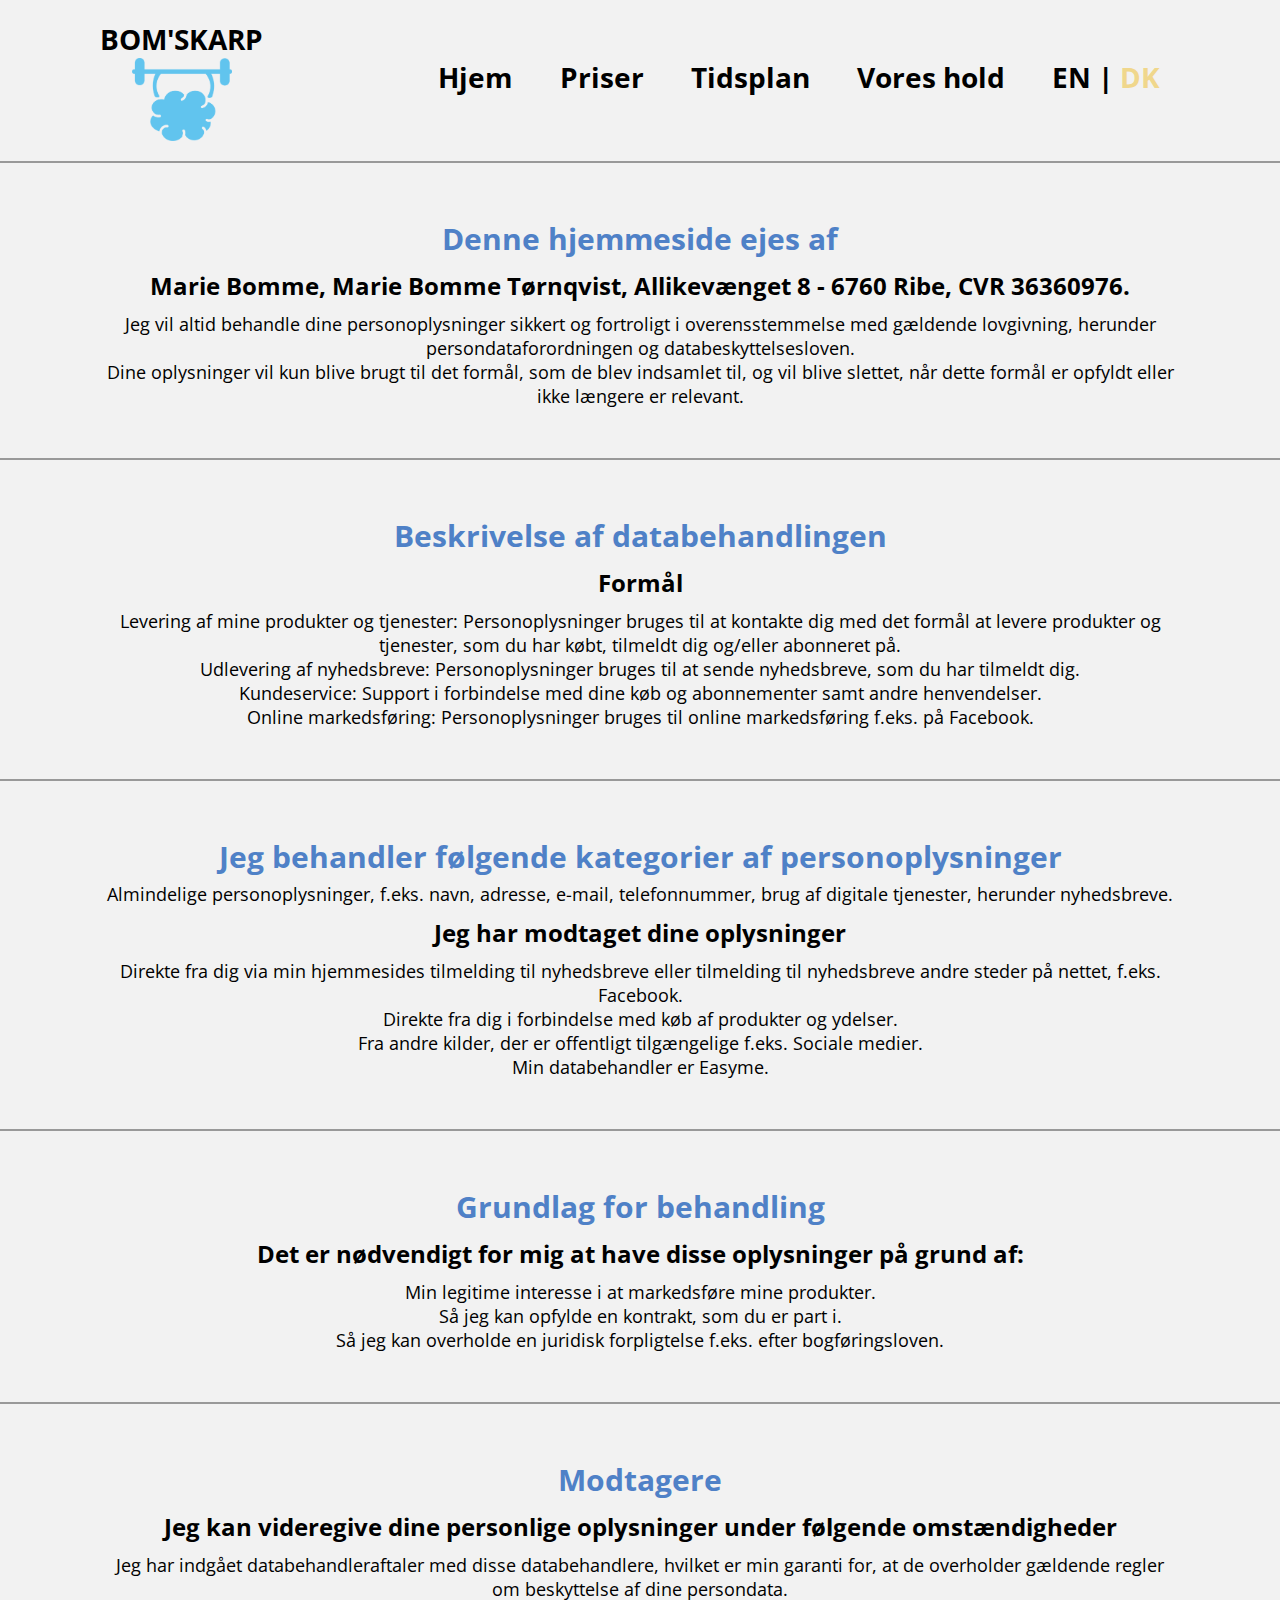
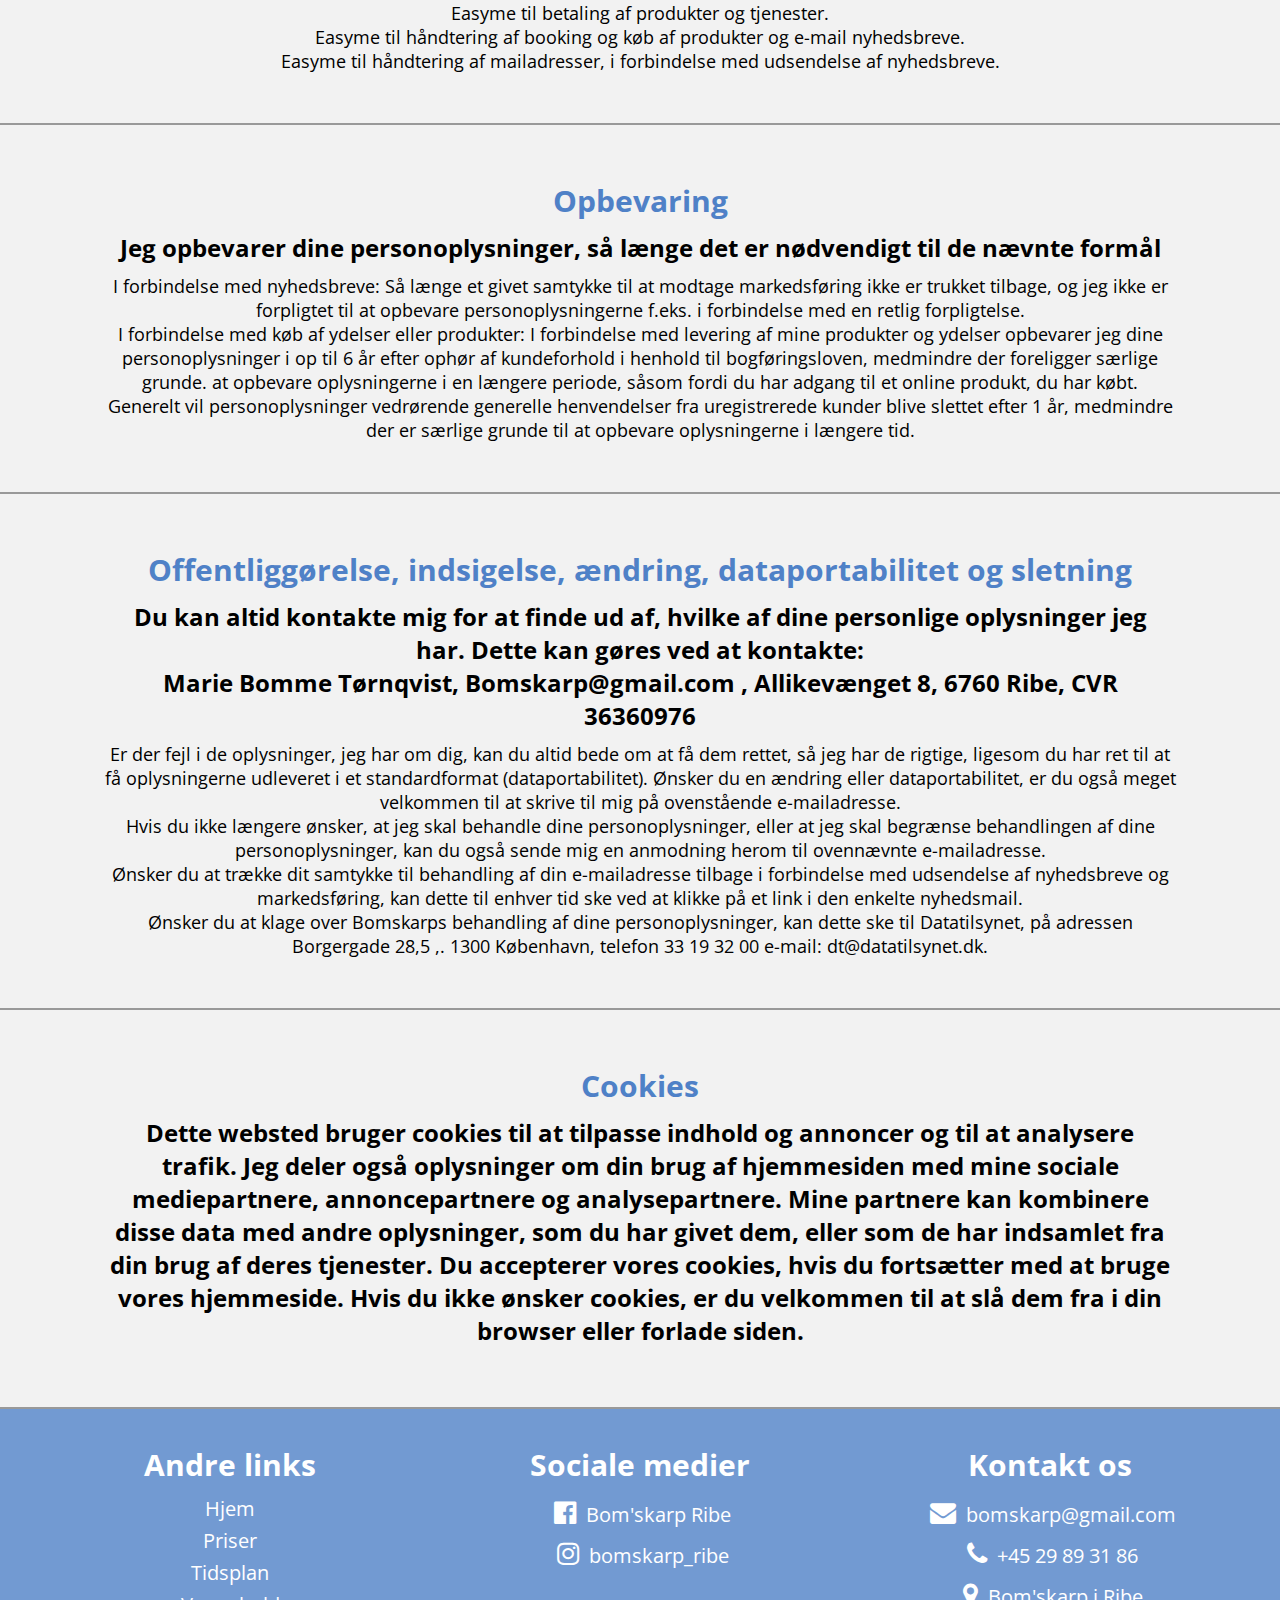
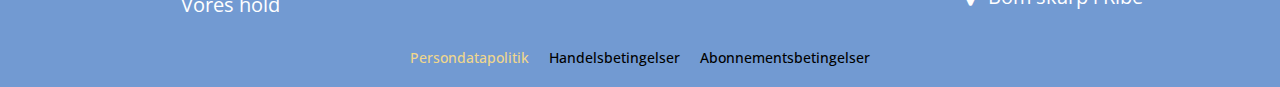
<file: personalDataPolicy_dk.html>
<!DOCTYPE html>
<html lang="dk">
<head>
	<meta charset="UTF-8">
	<meta http-equiv="X-UA-Compatible" content="IE=edge">
	<meta name="viewport" content="width=device-width, initial-scale=1.0">
	<link rel="shortcut icon" href="images/logo_blue.png">
	<link rel="stylesheet" type="text/css" href="css/style.css">
	<link rel="stylesheet" href="https://cdnjs.cloudflare.com/ajax/libs/font-awesome/4.7.0/css/font-awesome.min.css">
	<title>Bom'skarp | Persondatapolitik</title>
</head>
<body>
	<header>
		<nav>
			<a href="#" class="logoAnchor">
				BOM'SKARP
				<img class="logo" alt="logo" src="images/logo_blue.png">
			</a>
			<ul>
				<li>
					<a href="index_dk.html">
						Hjem
					</a>
				</li>
				<li>
					<a href="prices_dk.html">
						Priser
					</a>
				</li>
				<li>
					<a href="schedule_dk.html">
						Tidsplan
					</a>
				</li>
				<li>
					<a href="ourTeam_dk.html">
						Vores hold
					</a>
				</li>
				<li>
					<a href="index.html">
						EN
					</a>
					|
					<a href="#" class="activeButton">
						DK
					</a>
				</li>
			</ul>
		</nav>
	</header>
	<main>
		<div class="personalDataPolicyBox">
			<p class="personalDataPolicyTitle">
				Denne hjemmeside ejes af
			</p>
			<p class="personalDataPolicyTitle2">
				Marie Bomme, Marie Bomme Tørnqvist, Allikevænget 8 - 6760 Ribe, CVR 36360976.
			</p>
			<ul>
				<li>
					Jeg vil altid behandle dine personoplysninger sikkert og fortroligt i overensstemmelse med gældende lovgivning, herunder persondataforordningen og databeskyttelsesloven.
				</li>
				<li>
					Dine oplysninger vil kun blive brugt til det formål, som de blev indsamlet til, og vil blive slettet, når dette formål er opfyldt eller ikke længere er relevant.
				</li>
			</ul>
		</div>
		<div class="personalDataPolicyBox">
			<p class="personalDataPolicyTitle">
				Beskrivelse af databehandlingen
			</p>
			<p class="personalDataPolicyTitle2">
				Formål
			</p>
			<ul>
				<li>
					Levering af mine produkter og tjenester: Personoplysninger bruges til at kontakte dig med det formål at levere produkter og tjenester, som du har købt, tilmeldt dig og/eller abonneret på.
				</li>
				<li>
					Udlevering af nyhedsbreve: Personoplysninger bruges til at sende nyhedsbreve, som du har tilmeldt dig.
				</li>
				<li>
					Kundeservice: Support i forbindelse med dine køb og abonnementer samt andre henvendelser.
				</li>
				<li>
					Online markedsføring: Personoplysninger bruges til online markedsføring f.eks. på Facebook.
				</li>
			</ul>
		</div>
		<div class="personalDataPolicyBox"> 
			<p class="personalDataPolicyTitle">
				Jeg behandler følgende kategorier af personoplysninger
			</p>
			<ul>
				<li>
					Almindelige personoplysninger, f.eks. navn, adresse, e-mail, telefonnummer, brug af digitale tjenester, herunder nyhedsbreve.
				</li>
			</ul>
			<p class="personalDataPolicyTitle2">
				Jeg har modtaget dine oplysninger
			</p>
			<ul>
				<li>
					Direkte fra dig via min hjemmesides tilmelding til nyhedsbreve eller tilmelding til nyhedsbreve andre steder på nettet, f.eks. Facebook.
				</li>
				<li>
					Direkte fra dig i forbindelse med køb af produkter og ydelser.
				</li>
				<li>
					Fra andre kilder, der er offentligt tilgængelige f.eks. Sociale medier.
				</li>
				<li>
					Min databehandler er Easyme.
				</li>
			</ul>
		</div>
		<div class="personalDataPolicyBox"> 
			<p class="personalDataPolicyTitle">
				Grundlag for behandling
			</p> 
			<p class="personalDataPolicyTitle2">
				Det er nødvendigt for mig at have disse oplysninger på grund af:
			</p> 
			<ul>
				<li>
					Min legitime interesse i at markedsføre mine produkter.
				</li>
				<li>
					Så jeg kan opfylde en kontrakt, som du er part i.
				</li>
				<li>
					Så jeg kan overholde en juridisk forpligtelse f.eks. efter bogføringsloven.
				</li>
			</ul>
		</div>
		<div class="personalDataPolicyBox"> 
			<p class="personalDataPolicyTitle">
				Modtagere
			</p> 
			<p class="personalDataPolicyTitle2">
				Jeg kan videregive dine personlige oplysninger under følgende omstændigheder
			</p> 
			<ul>
				<li>
					Jeg har indgået databehandleraftaler med disse databehandlere, hvilket er min garanti for, at de overholder gældende regler om beskyttelse af dine persondata.
				</li> 
				<li>
					Easyme til betaling af produkter og tjenester.
				</li>
				<li>
					Easyme til håndtering af booking og køb af produkter og e-mail nyhedsbreve.
				</li>
				<li>
					Easyme til håndtering af mailadresser, i forbindelse med udsendelse af nyhedsbreve.
				</li>
			</ul>
		</div>
		<div class="personalDataPolicyBox"> 
			<p class="personalDataPolicyTitle">
				Opbevaring
			</p> 
			<p class="personalDataPolicyTitle2">
				Jeg opbevarer dine personoplysninger, så længe det er nødvendigt til de nævnte formål
			</p> 
			<ul>
				<li>
					I forbindelse med nyhedsbreve: Så længe et givet samtykke til at modtage markedsføring ikke er trukket tilbage, og jeg ikke er forpligtet til at opbevare personoplysningerne f.eks. i forbindelse med en retlig forpligtelse.
				</li>
				<li>
					I forbindelse med køb af ydelser eller produkter: I forbindelse med levering af mine produkter og ydelser opbevarer jeg dine personoplysninger i op til 6 år efter ophør af kundeforhold i henhold til bogføringsloven, medmindre der foreligger særlige grunde. at opbevare oplysningerne i en længere periode, såsom fordi du har adgang til et online produkt, du har købt.
				</li>
				<li>
					Generelt vil personoplysninger vedrørende generelle henvendelser fra uregistrerede kunder blive slettet efter 1 år, medmindre der er særlige grunde til at opbevare oplysningerne i længere tid.
				</li>
		</div>
		<div class="personalDataPolicyBox">
			<p class="personalDataPolicyTitle">
				Offentliggørelse, indsigelse, ændring, dataportabilitet og sletning
			</p> 
			<p class="personalDataPolicyTitle2">
				Du kan altid kontakte mig for at finde ud af, hvilke af dine personlige oplysninger jeg har. Dette kan gøres ved at kontakte:
				<br>
				Marie Bomme Tørnqvist, Bomskarp@gmail.com , Allikevænget 8, 6760 Ribe, CVR 36360976
			</p>
			<ul>
				<li>
					Er der fejl i de oplysninger, jeg har om dig, kan du altid bede om at få dem rettet, så jeg har de rigtige, ligesom du har ret til at få oplysningerne udleveret i et standardformat (dataportabilitet). Ønsker du en ændring eller dataportabilitet, er du også meget velkommen til at skrive til mig på ovenstående e-mailadresse.
				</li>
				<li>
					Hvis du ikke længere ønsker, at jeg skal behandle dine personoplysninger, eller at jeg skal begrænse behandlingen af ​​dine personoplysninger, kan du også sende mig en anmodning herom til ovennævnte e-mailadresse.
				</li>
				<li>
					Ønsker du at trække dit samtykke til behandling af din e-mailadresse tilbage i forbindelse med udsendelse af nyhedsbreve og markedsføring, kan dette til enhver tid ske ved at klikke på et link i den enkelte nyhedsmail.
				</li>
				<li>
					Ønsker du at klage over Bomskarps behandling af dine personoplysninger, kan dette ske til Datatilsynet, på adressen Borgergade 28,5 ,. 1300 København, telefon 33 19 32 00 e-mail: dt@datatilsynet.dk.
				</li>
			</ul>
		</div>
		<div class="personalDataPolicyBox">
			<p class="personalDataPolicyTitle">
				Cookies
			</p> 
			<p class="personalDataPolicyTitle2">
				Dette websted bruger cookies til at tilpasse indhold og annoncer og til at analysere trafik. Jeg deler også oplysninger om din brug af hjemmesiden med mine sociale mediepartnere, annoncepartnere og analysepartnere. Mine partnere kan kombinere disse data med andre oplysninger, som du har givet dem, eller som de har indsamlet fra din brug af deres tjenester. Du accepterer vores cookies, hvis du fortsætter med at bruge vores hjemmeside. Hvis du ikke ønsker cookies, er du velkommen til at slå dem fra i din browser eller forlade siden.
			</p>
		</div> 
	</main>
	<footer>
		<div class="footerGrid">
			<div class="otherLinks">
				<p class="footerTitle">
					Andre links
				</p>
				<ul>
					<li>
						<a href="index_dk.html">
							Hjem
						</a>
					</li>
					<li>
						<a href="prices_dk.html">
							Priser
						</a>
					</li>
					<li>
						<a href="schedule_dk.html">
							Tidsplan
						</a>
					</li>
					<li>
						<a href="ourTeam_dk.html">
							Vores hold
						</a>
					</li>
				</ul>
			</div>
			<div class="socialMedia">
				<p class="footerTitle">
					Sociale medier
				</p>
				<ul>
					<li>
						<a href="https://www.facebook.com/Bomskarp" target="_blank">
							<i class="fa fa-facebook-official" aria-hidden="true"></i> Bom'skarp Ribe
						</a>
					</li>
					<li>
						<a href="https://www.instagram.com/bomskarp_ribe" target="_blank">
							<i class="fa fa-instagram" aria-hidden="true"></i> bomskarp_ribe
						</a>
					</li>
				</ul>
			</div>
			<div class="contactUs">
				<p class="footerTitle">
					Kontakt os
				</p>
				<ul>
					<li>
						<a href="mailto:bomskarp@gmail.com" target="_blank">
							<i class="fa fa-envelope" aria-hidden="true"></i> bomskarp@gmail.com
						</a>
					</li>
					<li>
						<a href="tel:+4529893186" target="_blank">
							<i class="fa fa-phone" aria-hidden="true"></i> +45 29 89 31 86
						</a>
					</li>
					<li>
						<a href="http://maps.google.com/?q=Bom'skarp in Ribe" target="_blank">
							<i class="fa fa-map-marker" aria-hidden="true"></i> Bom'skarp i Ribe
						</a>
					</li>
				</ul>
			</div>
		</div>
		<div class="policyAndConditions">
			<ul>
				<li>
					<a href="#" class="activeButton">
						Persondatapolitik
					</a>
				</li>
				<li>
					<a href="tradingConditions_dk.html">
						Handelsbetingelser
					</a>
				</li>
				<li>
					<a href="subscriptionConditions_dk.html">
						Abonnementsbetingelser
					</a>
				</li>
			</ul>
		</div>
	</footer>
</body>
</html>
</file>
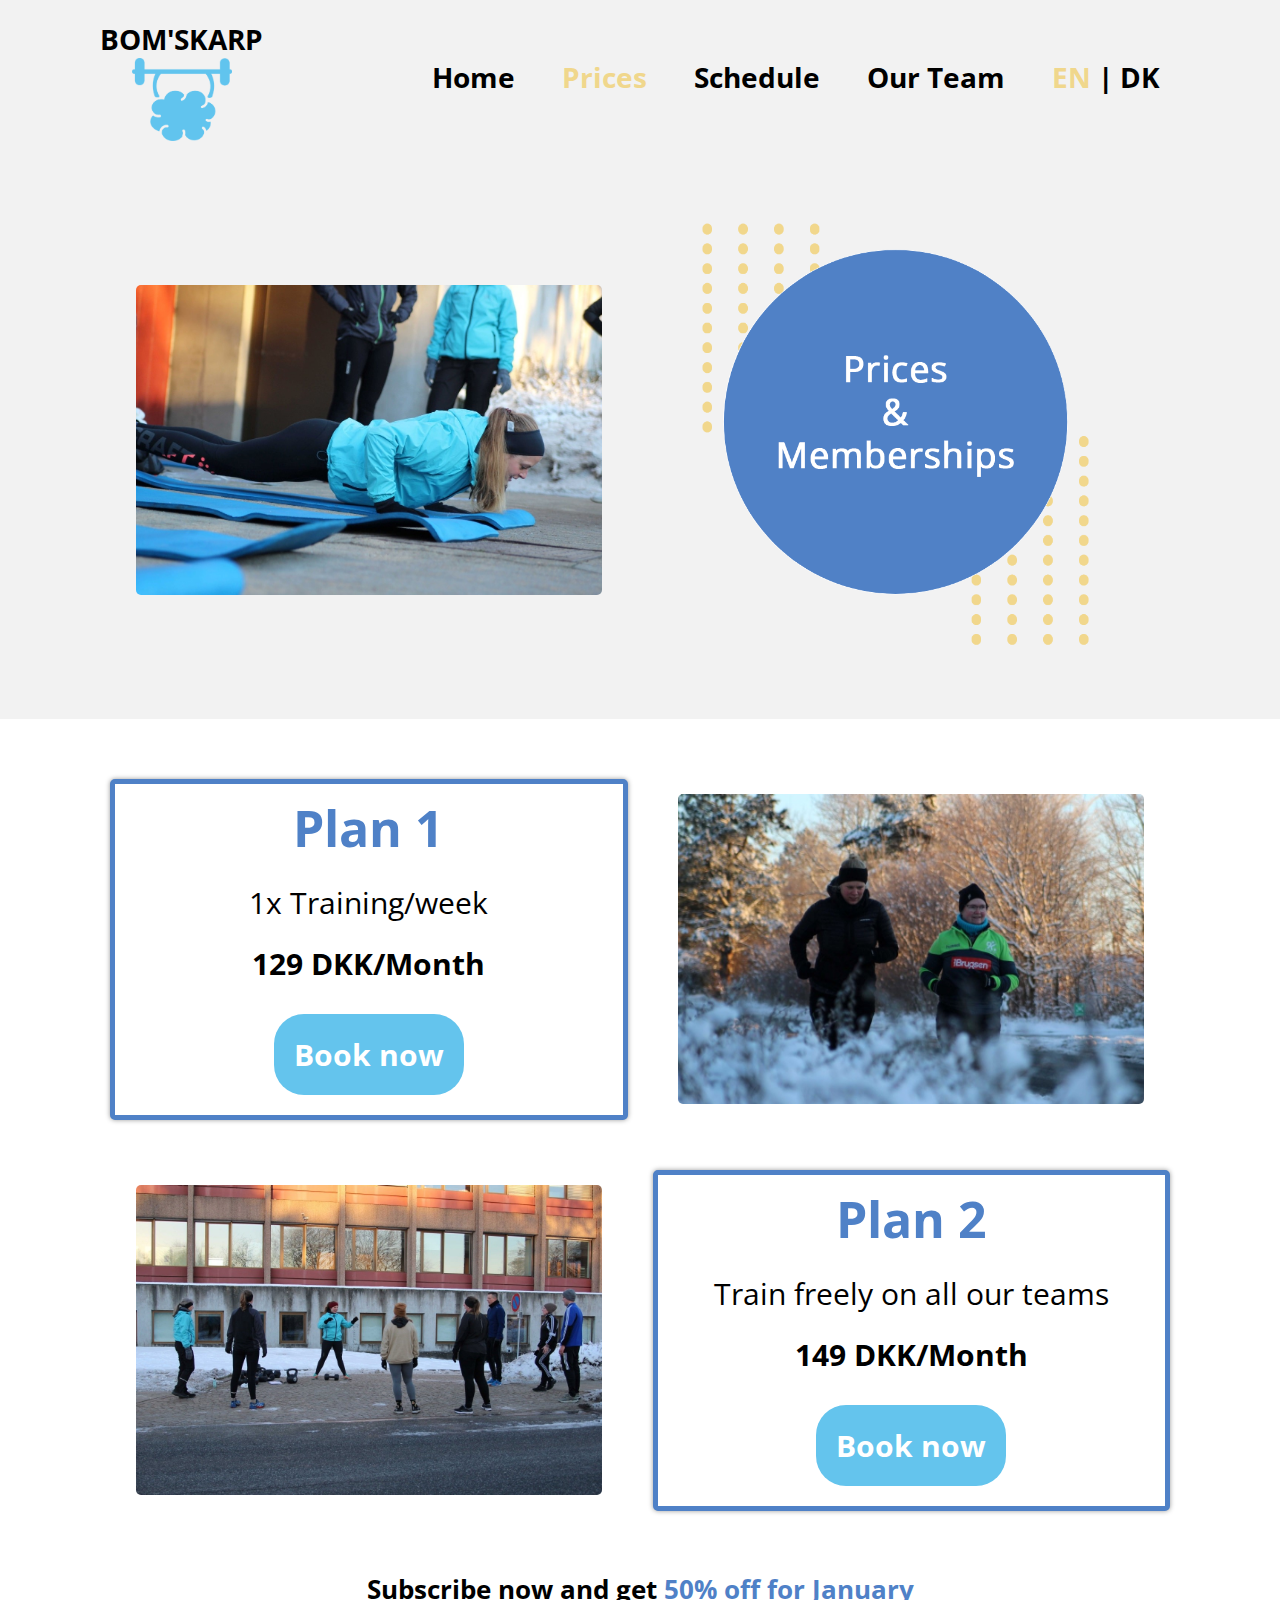
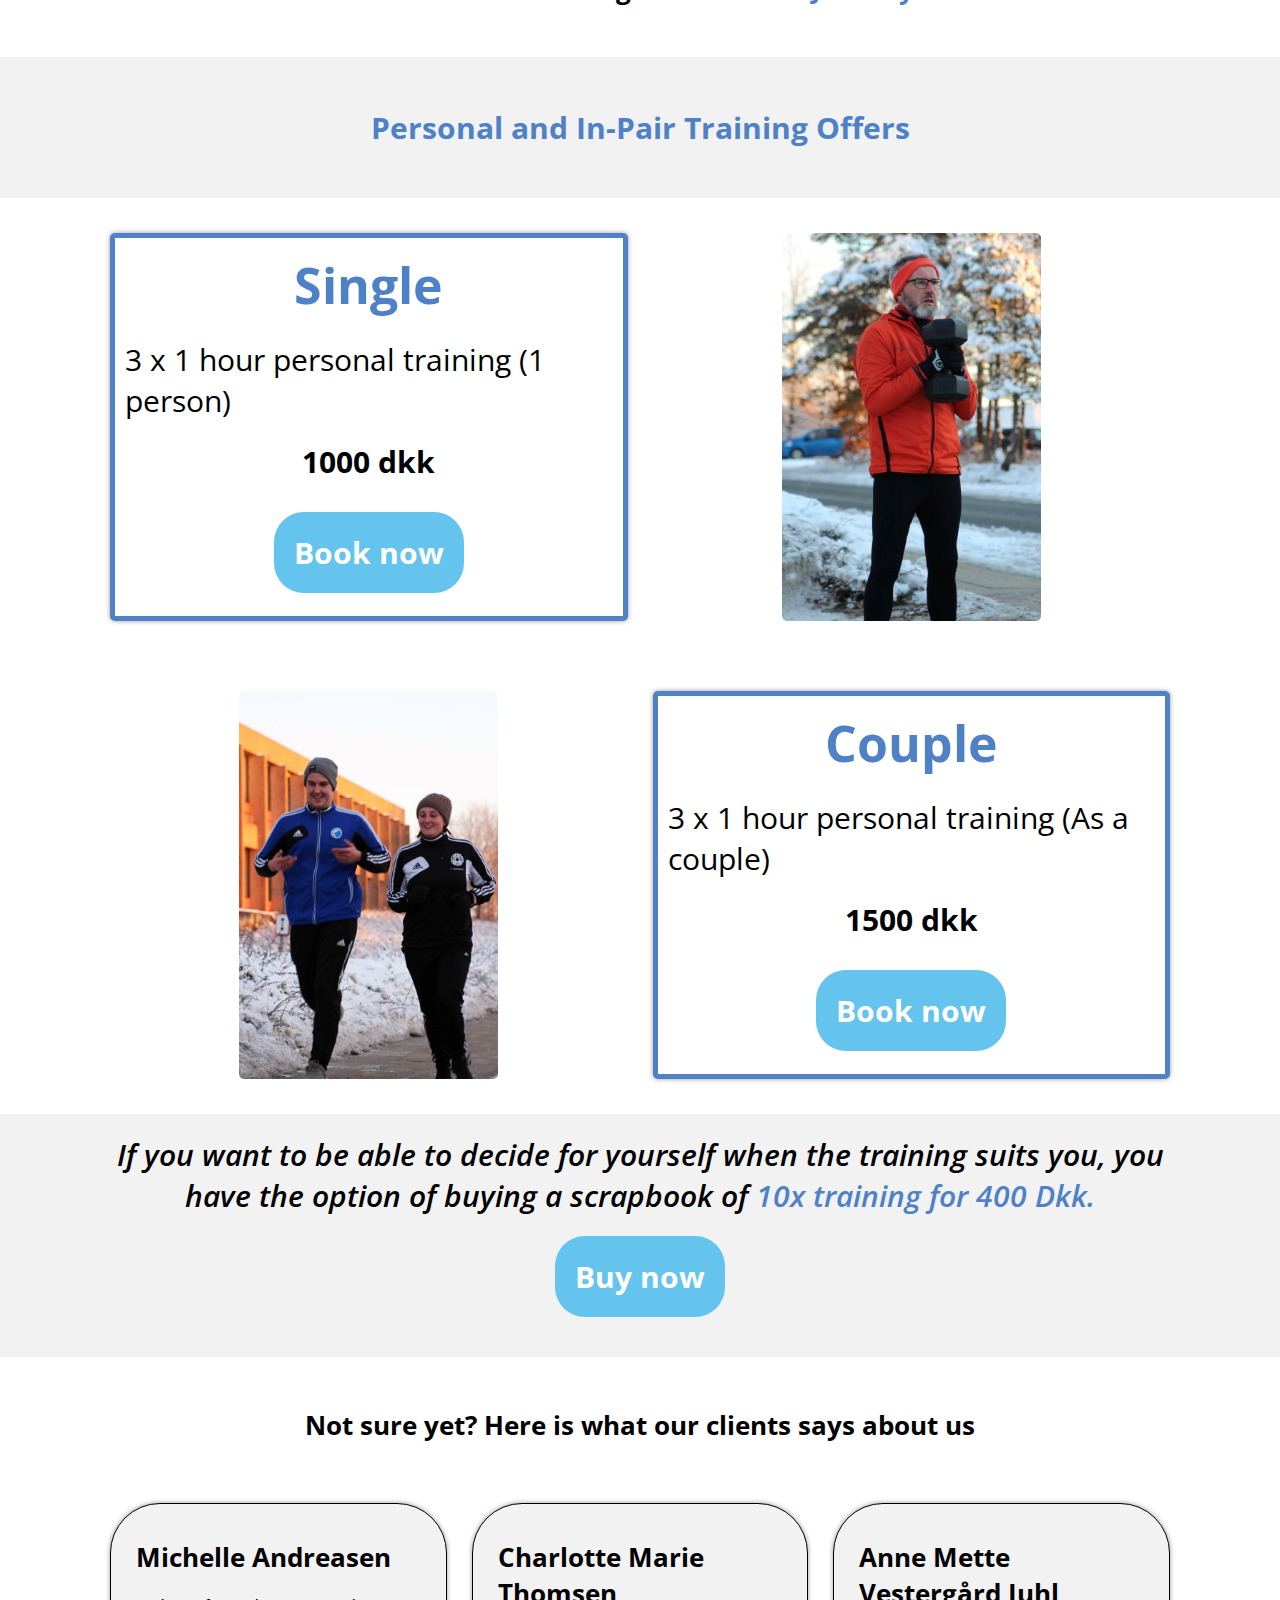
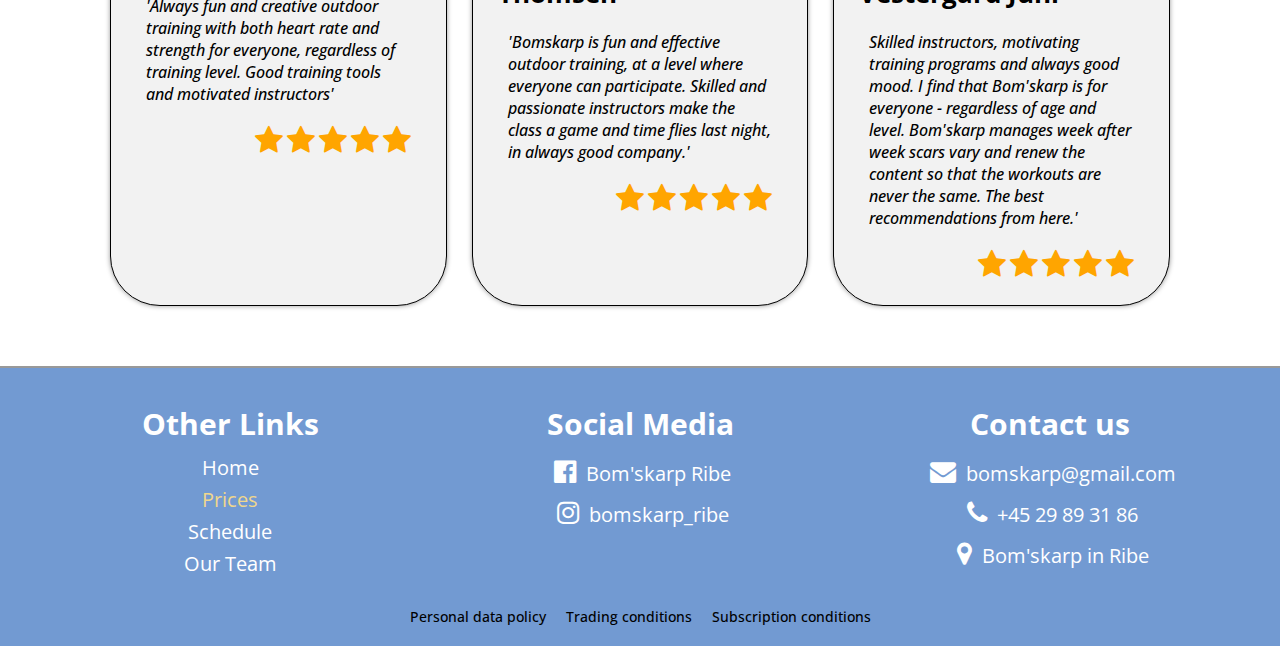
<file: prices.html>
<!DOCTYPE html>
<html lang="en">
<head>
	<meta charset="UTF-8">
	<meta http-equiv="X-UA-Compatible" content="IE=edge">
	<meta name="viewport" content="width=device-width, initial-scale=1.0">
	<link rel="shortcut icon" href="images/logo_blue.png">
	<link rel="stylesheet" type="text/css" href="css/style.css">
	<link rel="stylesheet" href="https://cdnjs.cloudflare.com/ajax/libs/font-awesome/4.7.0/css/font-awesome.min.css">
	<title>Bom'skarp | Prices</title>
</head>
<body>
	<header>
		<nav>
			<a href="#" class="logoAnchor">
				BOM'SKARP
				<img class="logo" alt="logo" src="images/logo_blue.png">
			</a>
			<ul>
				<li>
					<a href="index.html">
						Home
					</a>
				</li>
				<li>
					<a href="#" class="activeButton">
						Prices
					</a>
				</li>
				<li>
					<a href="schedule.html">
						Schedule
					</a>
				</li>
				<li>
					<a href="ourTeam.html">
						Our Team
					</a>
				</li>
				<li>
					<a href="#" class="activeButton">
						EN
					</a>
					|
					<a href="index_dk.html">
						DK
					</a>
				</li>
			</ul>
		</nav>
	</header>
	<main>
		<div id="pricesMainGrid1">
			<div class="pricesMainGrid1Image">
				<img src="images/pricesMainGrid1Image1.jpg" alt="Woman training">
			</div>
			<div class="pricesMainGrid1Image">
				<img src="images/pricesMainGrid1Image2.png" alt="Image with title Prices & Memberships">
			</div>
		</div>
		<div id="pricesMainGrid2">
			<div class="pricesMainGrid2Card">
				<p class="pricesMainGridTitle">
					Plan 1
				</p>
				<p class="pricesMainGridText">
					1x Training/week
				</p>
				<p class="pricesMainGridPrice">
					129 DKK/Month
				</p>
				<a href="https://ezme.io/c/x8k/zKLx" target="_blank" class="bookButton2">
					Book now
				</a>
			</div>
			<div class="pricesMainGrid2Image">
				<img src="images/pricesMainGrid2Image.jpg" alt="Two women jogging">
			</div>
		</div>
		<div id="pricesMainGrid3">
			<div class="pricesMainGrid3Image">
				<img src="images/pricesMainGrid3Image.jpg" alt="Group of people training">
			</div>
			<div class="pricesMainGrid2Card">
				<p class="pricesMainGridTitle">
					Plan 2
				</p>
				<p class="pricesMainGridText">
					Train freely on all our teams
				</p>
				<p class="pricesMainGridPrice">
					149 DKK/Month
				</p>
				<a href="https://ezme.io/c/x8k/zKLX" target="_blank" class="bookButton2">
					Book now
				</a>
			</div>
		</div>
		<p class="pricesMainGridDiscount">
			Subscribe now and get <span class="blueText">50% off for January</span>
		</p>
		<p class="pricesMainOffers">
			Personal and In-Pair Training Offers
		</p>
		<div id="pricesMainGrid4">
			<div class="pricesMainGrid2Card">
				<p class="pricesMainGridTitle">
					Single
				</p>
				<p class="pricesMainGridText">
					3 x 1 hour personal training (1 person)
				</p>
				<p class="pricesMainGridPrice">
					1000 dkk
				</p>
				<a href="https://ezme.io/c/x8k/zlFl" target="_blank" class="bookButton2">
					Book now
				</a>
			</div>
			<div class="pricesMainGrid4Image">
				<img src="images/pricesMainGrid4Image.jpg" alt="Man training">
			</div>
		</div>
		<div id="pricesMainGrid5">
			<div class="pricesMainGrid5Image">
				<img src="images/pricesMainGrid5Image.jpg" alt="Couple training">
			</div>
			<div class="pricesMainGrid2Card">
				<p class="pricesMainGridTitle">
					Couple
				</p>
				<p class="pricesMainGridText">
					3 x 1 hour personal training (As a couple)
				</p>
				<p class="pricesMainGridPrice">
					1500 dkk
				</p>
				<a href="https://ezme.io/c/x8k/zlFV" target="_blank" class="bookButton2">
					Book now
				</a>
			</div>
		</div>
		<div id="pricesMainScrapbook">
			<p>
				If you want to be able to decide for yourself when the training suits you, you have the option of buying a scrapbook of <span class="blueText">10x training for 400 Dkk.</span>
			</p>
			<a href="https://ezme.io/c/x8k/zT0m" target="_blank" class="bookButton2">
				Buy now
			</a>
		</div>
		<div id="pricesMainReviews">
			<p class="pricesMainReviewsTitle">
				Not sure yet? Here is what our clients says about us
			</p>
			<div class="pricesMainReviewsGrid">
				<div>
					<p class="pricesMainReviewsName">
						Michelle Andreasen
					</p>
					<p class="pricesMainReviewsReview">
						'Always fun and creative outdoor training with both heart rate and strength for everyone, regardless of training level. Good training tools and motivated instructors'
					</p>
					<p class="pricesMainReviewsStars">
						<i class="fa fa-star" aria-hidden="true"></i>
						<i class="fa fa-star" aria-hidden="true"></i>
						<i class="fa fa-star" aria-hidden="true"></i>
						<i class="fa fa-star" aria-hidden="true"></i>
						<i class="fa fa-star" aria-hidden="true"></i>
					</p>
				</div>
				<div>
					<p class="pricesMainReviewsName">
						Charlotte Marie Thomsen
					</p>
					<p class="pricesMainReviewsReview">
						'Bomskarp is fun and effective outdoor training, at a level where everyone can participate. Skilled and passionate instructors make the class a game and time flies last night, in always good company.'
					</p>
					<p class="pricesMainReviewsStars">
						<i class="fa fa-star" aria-hidden="true"></i>
						<i class="fa fa-star" aria-hidden="true"></i>
						<i class="fa fa-star" aria-hidden="true"></i>
						<i class="fa fa-star" aria-hidden="true"></i>
						<i class="fa fa-star" aria-hidden="true"></i>
						</p>
				</div>
				<div>
					<p class="pricesMainReviewsName">
						Anne Mette Vestergård Juhl
					</p>
					<p class="pricesMainReviewsReview">
						Skilled instructors, motivating training programs and always good mood. I find that Bom'skarp is for everyone - regardless of age and level. Bom'skarp manages week after week scars vary and renew the content so that the workouts are never the same. The best recommendations from here.'
					</p>
					<p class="pricesMainReviewsStars">
						<i class="fa fa-star" aria-hidden="true"></i>
						<i class="fa fa-star" aria-hidden="true"></i>
						<i class="fa fa-star" aria-hidden="true"></i>
						<i class="fa fa-star" aria-hidden="true"></i>
						<i class="fa fa-star" aria-hidden="true"></i>
					</p>
				</div>
			</div>
		</div>
	</main>
	<footer>
		<div class="footerGrid">
			<div class="otherLinks">
				<p class="footerTitle">
					Other Links
				</p>
				<ul>
					<li>
						<a href="index.html">
							Home
						</a>
					</li>
					<li>
						<a href="#" class="activeButton">
							Prices
						</a>
					</li>
					<li>
						<a href="schedule.html">
							Schedule
						</a>
					</li>
					<li>
						<a href="ourTeam.html">
							Our Team
						</a>
					</li>
				</ul>
			</div>
			<div class="socialMedia">
				<p class="footerTitle">
					Social Media
				</p>
				<ul>
					<li>
						<a href="https://www.facebook.com/Bomskarp" target="_blank">
							<i class="fa fa-facebook-official" aria-hidden="true"></i> Bom'skarp Ribe
						</a>
					</li>
					<li>
						<a href="https://www.instagram.com/bomskarp_ribe" target="_blank">
							<i class="fa fa-instagram" aria-hidden="true"></i> bomskarp_ribe
						</a>
					</li>
				</ul>
			</div>
			<div class="contactUs">
				<p class="footerTitle">
					Contact us
				</p>
				<ul>
					<li>
						<a href="mailto:bomskarp@gmail.com" target="_blank">
							<i class="fa fa-envelope" aria-hidden="true"></i> bomskarp@gmail.com
						</a>
					</li>
					<li>
						<a href="tel:+4529893186" target="_blank">
							<i class="fa fa-phone" aria-hidden="true"></i> +45 29 89 31 86
						</a>
					</li>
					<li>
						<a href="http://maps.google.com/?q=Bom'skarp in Ribe" target="_blank">
							<i class="fa fa-map-marker" aria-hidden="true"></i> Bom'skarp in Ribe
						</a>
					</li>
				</ul>
			</div>
		</div>
		<div class="policyAndConditions">
			<ul>
				<li>
					<a href="personalDataPolicy.html">
						Personal data policy
					</a>
				</li>
				<li>
					<a href="tradingConditions.html">
						Trading conditions
					</a>
				</li>
				<li>
					<a href="subscriptionConditions.html">
						Subscription conditions
					</a>
				</li>
			</ul>
		</div>
	</footer>
</body>
</html>
</file>
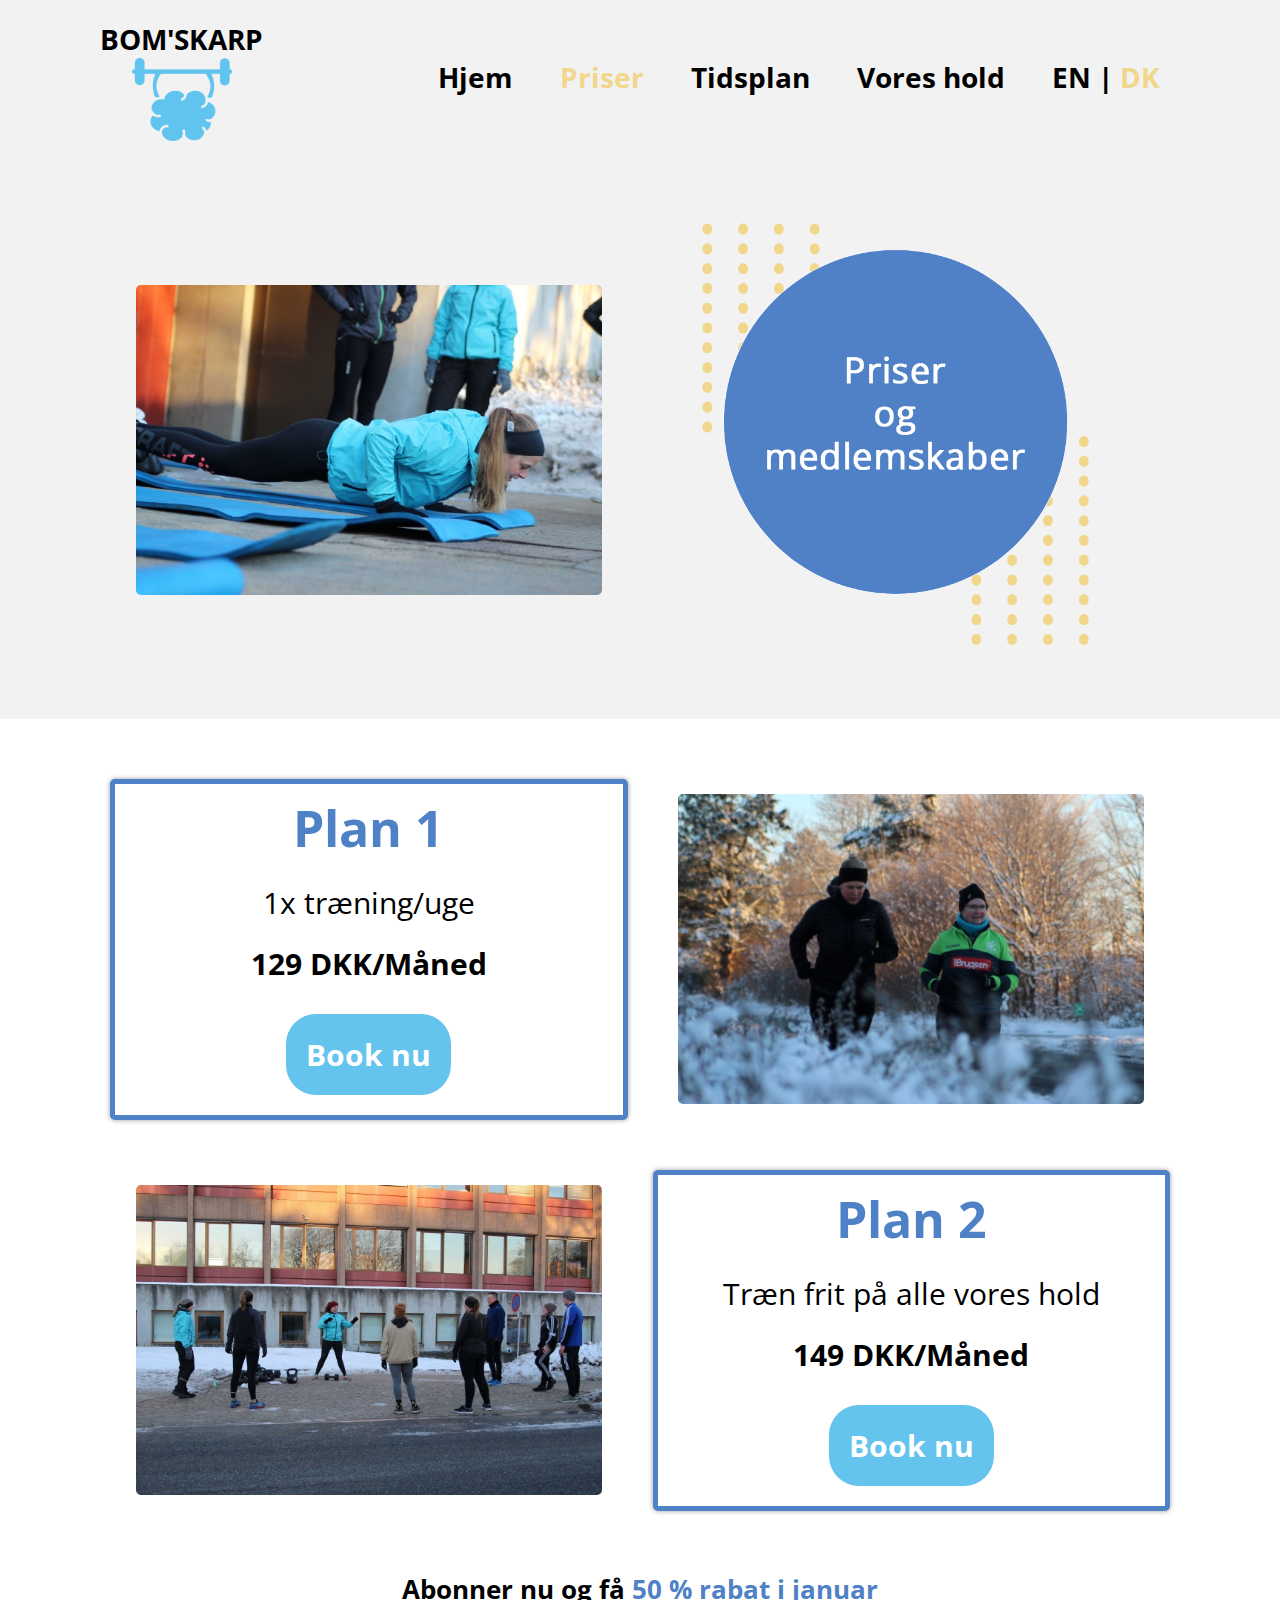
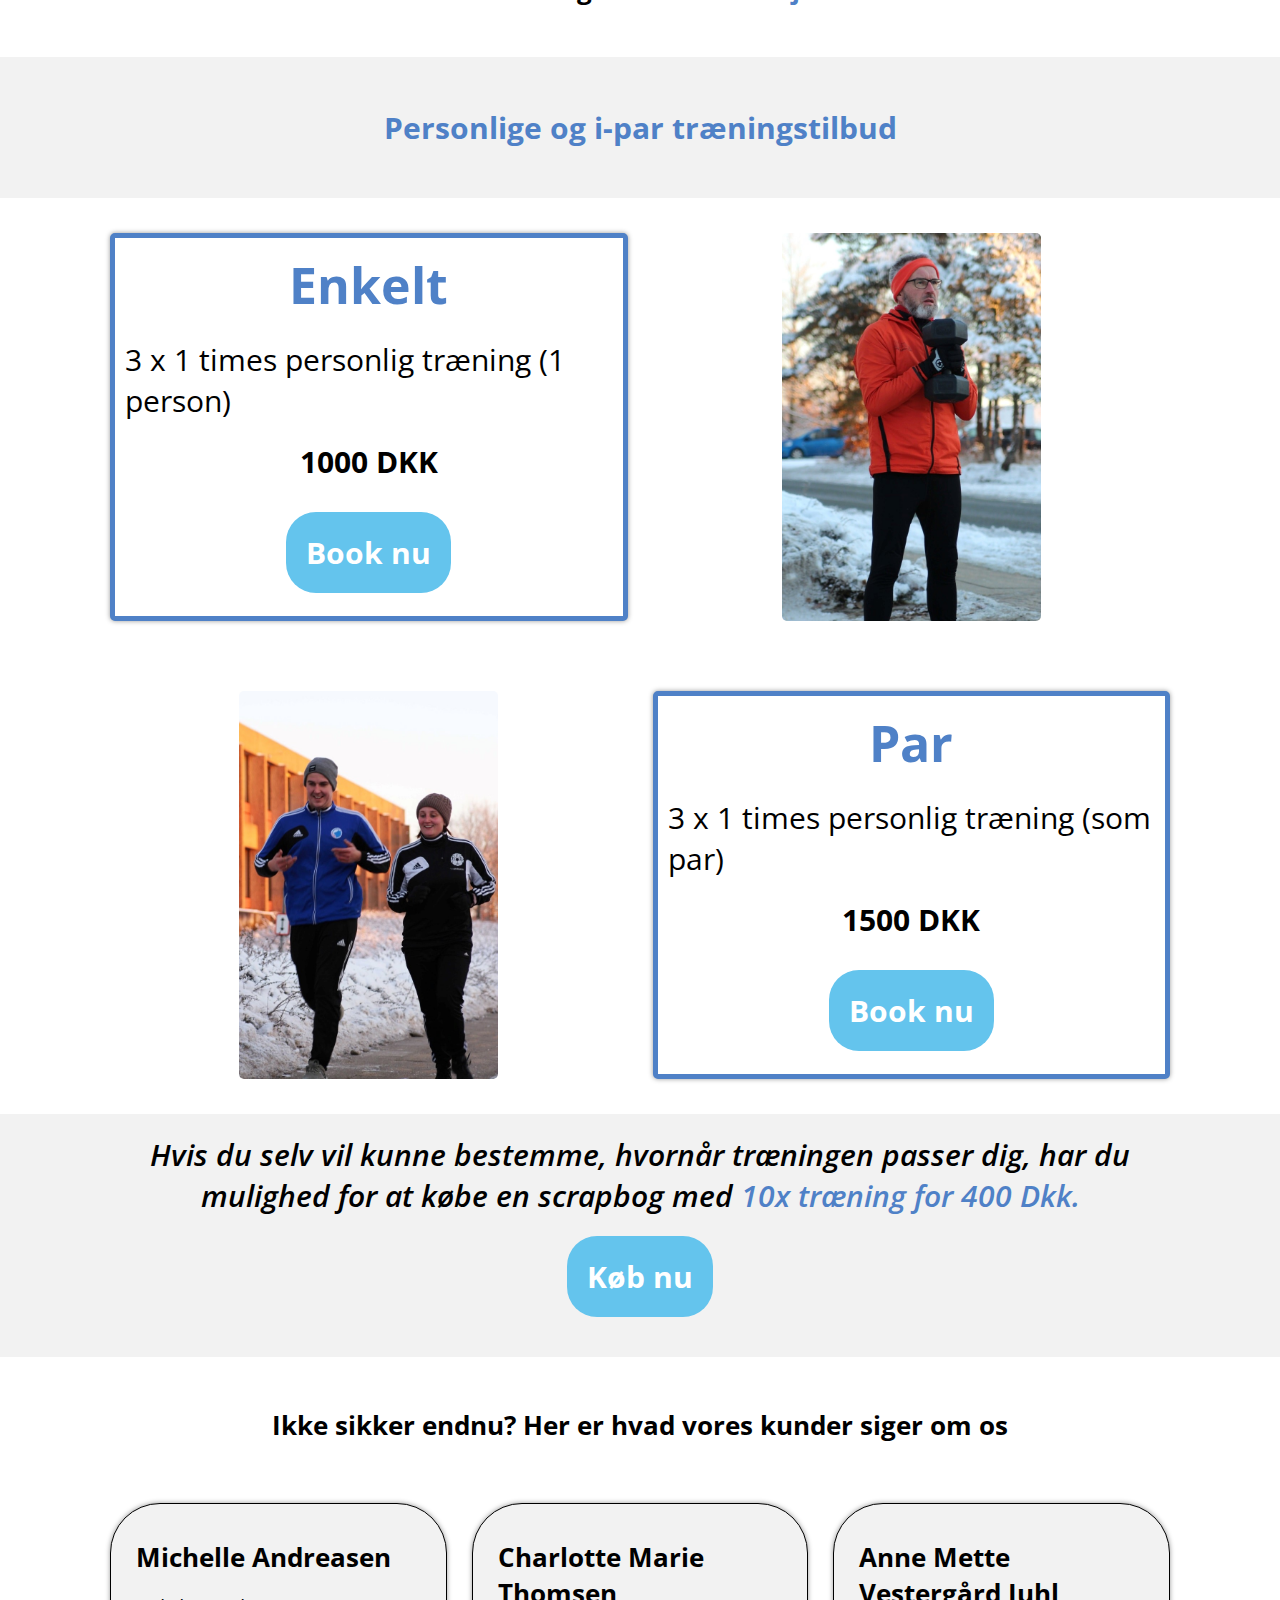
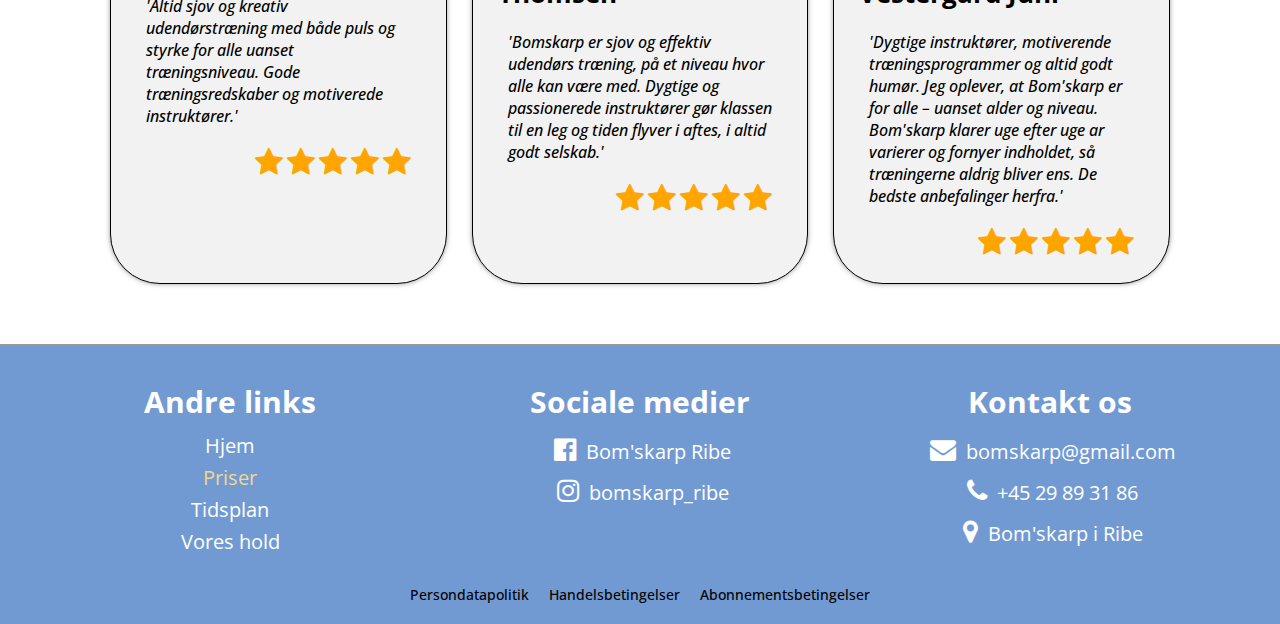
<file: prices_dk.html>
<!DOCTYPE html>
<html lang="dk">
<head>
	<meta charset="UTF-8">
	<meta http-equiv="X-UA-Compatible" content="IE=edge">
	<meta name="viewport" content="width=device-width, initial-scale=1.0">
	<link rel="shortcut icon" href="images/logo_blue.png">
	<link rel="stylesheet" type="text/css" href="css/style.css">
	<link rel="stylesheet" href="https://cdnjs.cloudflare.com/ajax/libs/font-awesome/4.7.0/css/font-awesome.min.css">
	<title>Bom'skarp | Priser</title>
</head>
<body>
	<header>
		<nav>
			<a href="#" class="logoAnchor">
				BOM'SKARP
				<img class="logo" alt="logo" src="images/logo_blue.png">
			</a>
			<ul>
				<li>
					<a href="index_dk.html">
						Hjem
					</a>
				</li>
				<li>
					<a href="#" class="activeButton">
						Priser
					</a>
				</li>
				<li>
					<a href="schedule_dk.html">
						Tidsplan
					</a>
				</li>
				<li>
					<a href="ourTeam_dk.html">
						Vores hold
					</a>
				</li>
				<li>
					<a href="index.html">
						EN
					</a>
					|
					<a href="#" class="activeButton">
						DK
					</a>
				</li>
			</ul>
		</nav>
	</header>
	<main>
		<div id="pricesMainGrid1">
			<div class="pricesMainGrid1Image">
				<img src="images/pricesMainGrid1Image1.jpg" alt="Kvindetræning">
			</div>
			<div class="pricesMainGrid1Image">
				<img src="images/pricesMainGrid1Image2_dk.png" alt="Billede med titel Priser & medlemskaber">
			</div>
		</div>
		<div id="pricesMainGrid2">
			<div class="pricesMainGrid2Card">
				<p class="pricesMainGridTitle">
					Plan 1
				</p>
				<p class="pricesMainGridText">
					1x træning/uge
				</p>
				<p class="pricesMainGridPrice">
					129 DKK/Måned
				</p>
				<a href="https://ezme.io/c/x8k/zKLx" target="_blank" class="bookButton2">
					Book nu
				</a>
			</div>
			<div class="pricesMainGrid2Image">
				<img src="images/pricesMainGrid2Image.jpg" alt="To kvinder jogger">
			</div>
		</div>
		<div id="pricesMainGrid3">
			<div class="pricesMainGrid3Image">
				<img src="images/pricesMainGrid3Image.jpg" alt="Gruppe af mennesker, der træner">
			</div>
			<div class="pricesMainGrid2Card">
				<p class="pricesMainGridTitle">
					Plan 2
				</p>
				<p class="pricesMainGridText">
					Træn frit på alle vores hold
				</p>
				<p class="pricesMainGridPrice">
					149 DKK/Måned
				</p>
				<a href="https://ezme.io/c/x8k/zKLX" target="_blank" class="bookButton2">
					Book nu
				</a>
			</div>
		</div>
		<p class="pricesMainGridDiscount">
			Abonner nu og få <span class="blueText">50 % rabat i januar</span>
		</p>
		<p class="pricesMainOffers">
			Personlige og i-par træningstilbud
		</p>
		<div id="pricesMainGrid4">
			<div class="pricesMainGrid2Card">
				<p class="pricesMainGridTitle">
					Enkelt
				</p>
				<p class="pricesMainGridText">
					3 x 1 times personlig træning (1 person)
				</p>
				<p class="pricesMainGridPrice">
					1000 DKK
				</p>
				<a href="https://ezme.io/c/x8k/zlFl" target="_blank" class="bookButton2">
					Book nu
				</a>
			</div>
			<div class="pricesMainGrid4Image">
				<img src="images/pricesMainGrid4Image.jpg" alt="Mand træning">
			</div>
		</div>
		<div id="pricesMainGrid5">
			<div class="pricesMainGrid5Image">
				<img src="images/pricesMainGrid5Image.jpg" alt="Partræning">
			</div>
			<div class="pricesMainGrid2Card">
				<p class="pricesMainGridTitle">
					Par
				</p>
				<p class="pricesMainGridText">
					3 x 1 times personlig træning (som par)
				</p>
				<p class="pricesMainGridPrice">
					1500 DKK
				</p>
				<a href="https://ezme.io/c/x8k/zlFV" target="_blank" class="bookButton2">
					Book nu
				</a>
			</div>
		</div>
		<div id="pricesMainScrapbook">
			<p>
				Hvis du selv vil kunne bestemme, hvornår træningen passer dig, har du mulighed for at købe en scrapbog med <span class="blueText">10x træning for 400 Dkk.</span>
			</p>
			<a href="https://ezme.io/c/x8k/zT0m" target="_blank" class="bookButton2">
				Køb nu
			</a>
		</div>
		<div id="pricesMainReviews">
			<p class="pricesMainReviewsTitle">
				Ikke sikker endnu? Her er hvad vores kunder siger om os
			</p>
			<div class="pricesMainReviewsGrid">
				<div>
					<p class="pricesMainReviewsName">
						Michelle Andreasen
					</p>
					<p class="pricesMainReviewsReview">
						'Altid sjov og kreativ udendørstræning med både puls og styrke for alle uanset træningsniveau. Gode træningsredskaber og motiverede instruktører.'
					</p>
					<p class="pricesMainReviewsStars">
						<i class="fa fa-star" aria-hidden="true"></i>
						<i class="fa fa-star" aria-hidden="true"></i>
						<i class="fa fa-star" aria-hidden="true"></i>
						<i class="fa fa-star" aria-hidden="true"></i>
						<i class="fa fa-star" aria-hidden="true"></i>
					</p>
				</div>
				<div>
					<p class="pricesMainReviewsName">
						Charlotte Marie Thomsen
					</p>
					<p class="pricesMainReviewsReview">
						'Bomskarp er sjov og effektiv udendørs træning, på et niveau hvor alle kan være med. Dygtige og passionerede instruktører gør klassen til en leg og tiden flyver i aftes, i altid godt selskab.'
					</p>
					<p class="pricesMainReviewsStars">
						<i class="fa fa-star" aria-hidden="true"></i>
						<i class="fa fa-star" aria-hidden="true"></i>
						<i class="fa fa-star" aria-hidden="true"></i>
						<i class="fa fa-star" aria-hidden="true"></i>
						<i class="fa fa-star" aria-hidden="true"></i>
						</p>
				</div>
				<div>
					<p class="pricesMainReviewsName">
						Anne Mette Vestergård Juhl
					</p>
					<p class="pricesMainReviewsReview">
						'Dygtige instruktører, motiverende træningsprogrammer og altid godt humør. Jeg oplever, at Bom'skarp er for alle – uanset alder og niveau. Bom'skarp klarer uge efter uge ar varierer og fornyer indholdet, så træningerne aldrig bliver ens. De bedste anbefalinger herfra.'
					</p>
					<p class="pricesMainReviewsStars">
						<i class="fa fa-star" aria-hidden="true"></i>
						<i class="fa fa-star" aria-hidden="true"></i>
						<i class="fa fa-star" aria-hidden="true"></i>
						<i class="fa fa-star" aria-hidden="true"></i>
						<i class="fa fa-star" aria-hidden="true"></i>
					</p>
				</div>
			</div>
		</div>
	</main>
	<footer>
		<div class="footerGrid">
			<div class="otherLinks">
				<p class="footerTitle">
					Andre links
				</p>
				<ul>
					<li>
						<a href="index_dk.html">
							Hjem
						</a>
					</li>
					<li>
						<a href="#" class="activeButton">
							Priser
						</a>
					</li>
					<li>
						<a href="schedule_dk.html">
							Tidsplan
						</a>
					</li>
					<li>
						<a href="ourTeam_dk.html">
							Vores hold
						</a>
					</li>
				</ul>
			</div>
			<div class="socialMedia">
				<p class="footerTitle">
					Sociale medier
				</p>
				<ul>
					<li>
						<a href="https://www.facebook.com/Bomskarp" target="_blank">
							<i class="fa fa-facebook-official" aria-hidden="true"></i> Bom'skarp Ribe
						</a>
					</li>
					<li>
						<a href="https://www.instagram.com/bomskarp_ribe" target="_blank">
							<i class="fa fa-instagram" aria-hidden="true"></i> bomskarp_ribe
						</a>
					</li>
				</ul>
			</div>
			<div class="contactUs">
				<p class="footerTitle">
					Kontakt os
				</p>
				<ul>
					<li>
						<a href="mailto:bomskarp@gmail.com" target="_blank">
							<i class="fa fa-envelope" aria-hidden="true"></i> bomskarp@gmail.com
						</a>
					</li>
					<li>
						<a href="tel:+4529893186" target="_blank">
							<i class="fa fa-phone" aria-hidden="true"></i> +45 29 89 31 86
						</a>
					</li>
					<li>
						<a href="http://maps.google.com/?q=Bom'skarp in Ribe" target="_blank">
							<i class="fa fa-map-marker" aria-hidden="true"></i> Bom'skarp i Ribe
						</a>
					</li>
				</ul>
			</div>
		</div>
		<div class="policyAndConditions">
			<ul>
				<li>
					<a href="personalDataPolicy_dk.html">
						Persondatapolitik
					</a>
				</li>
				<li>
					<a href="tradingConditions_dk.html">
						Handelsbetingelser
					</a>
				</li>
				<li>
					<a href="subscriptionConditions_dk.html">
						Abonnementsbetingelser
					</a>
				</li>
			</ul>
		</div>
	</footer>
</body>
</html>
</file>
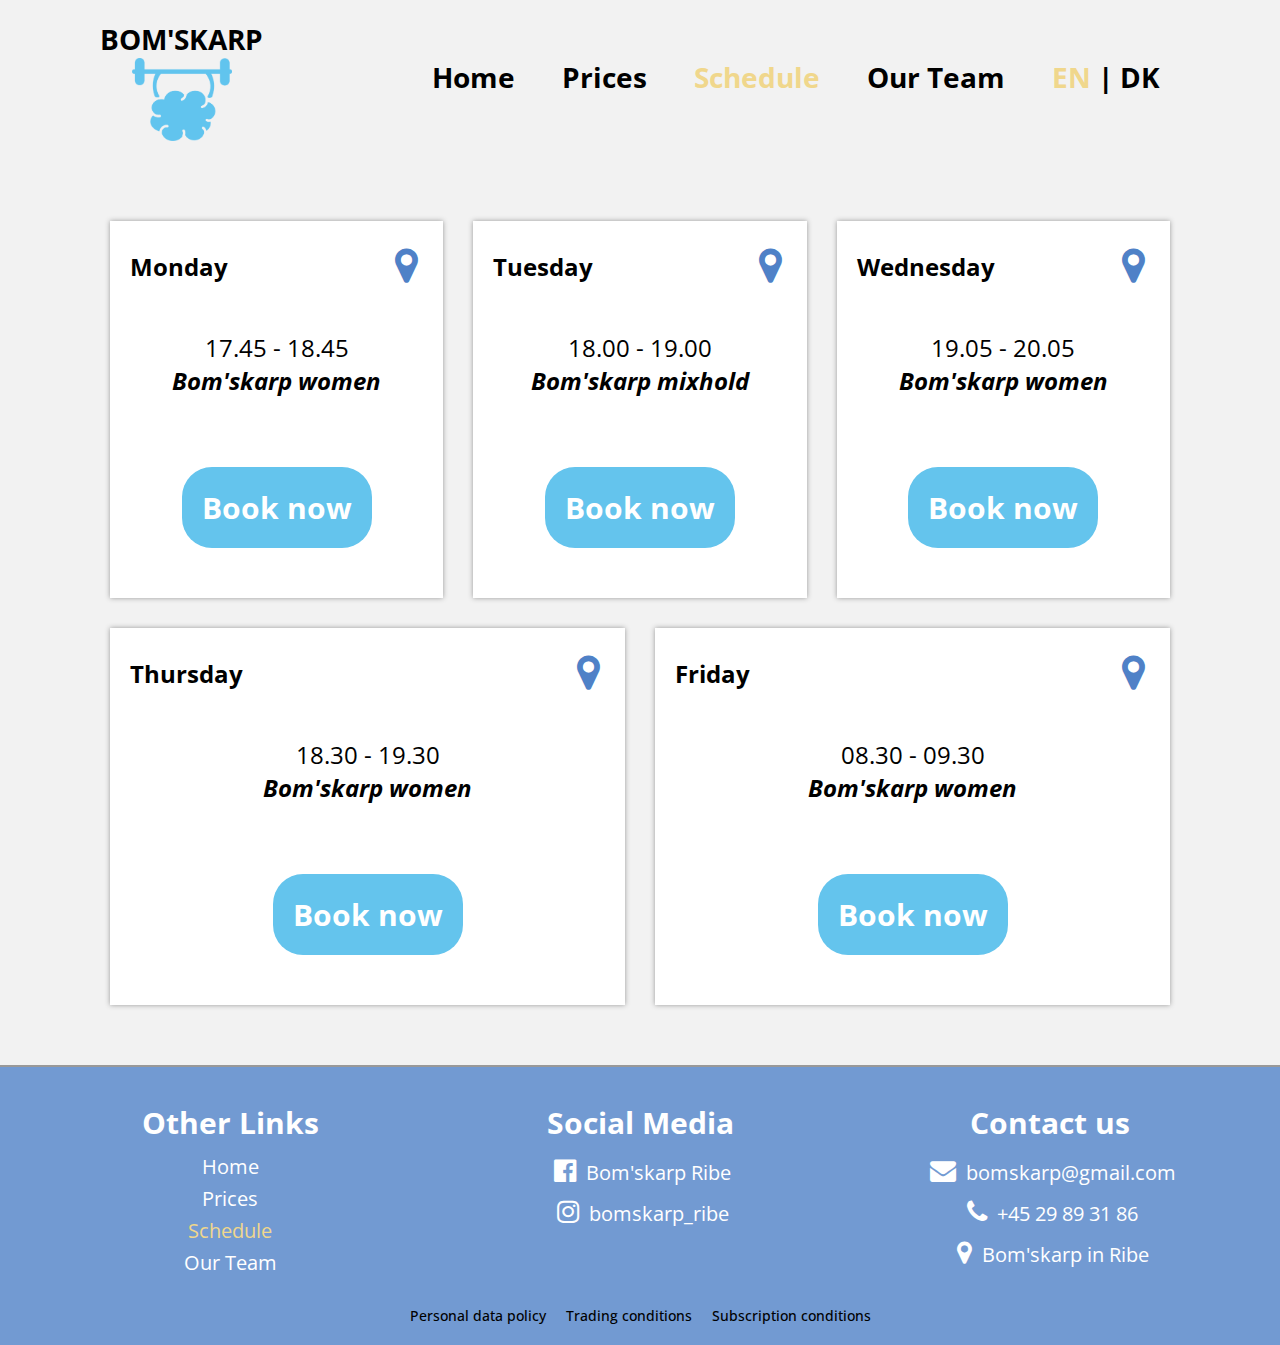
<file: schedule.html>
<!DOCTYPE html>
<html lang="en">
<head>
	<meta charset="UTF-8">
	<meta http-equiv="X-UA-Compatible" content="IE=edge">
	<meta name="viewport" content="width=device-width, initial-scale=1.0">
	<link rel="shortcut icon" href="images/logo_blue.png">
	<link rel="stylesheet" type="text/css" href="css/style.css">
	<link rel="stylesheet" href="https://cdnjs.cloudflare.com/ajax/libs/font-awesome/4.7.0/css/font-awesome.min.css">
	<title>Bom'skarp | Schedule</title>
</head>
<body>
	<header>
		<nav>
			<a href="#" class="logoAnchor">
				BOM'SKARP
				<img class="logo" alt="logo" src="images/logo_blue.png">
			</a>
			<ul>
				<li>
					<a href="index.html">
						Home
					</a>
				</li>
				<li>
					<a href="prices.html">
						Prices
					</a>
				</li>
				<li>
					<a href="#" class="activeButton">
						Schedule
					</a>
				</li>
				<li>
					<a href="ourTeam.html">
						Our Team
					</a>
				</li>
				<li>
					<a href="#" class="activeButton">
						EN
					</a>
					|
					<a href="index_dk.html">
						DK
					</a>
				</li>
			</ul>
		</nav>
	</header>
	<main>
		<div id="scheduleMainGrid1">
			<div class="scheduleMainGrid1Box">
				<div class="scheduleMainGrid1subGrid">
					<p class="scheduleMainGridTitle">
						Monday
					</p>
					<a href="http://maps.google.com/?q=Ansgarskolen in Ribe" target="_blank">
						<i class="fa fa-map-marker" aria-hidden="true"></i>
					</a>
				</div>
				<p class="scheduleMainGridTime">
					17.45 - 18.45<br> <b><i>Bom'skarp women</i></b>
				</p>
				<a href="https://ezme.io/c/x8k/zTWY" target="_blank" class="bookButton">
					Book now
				</a>
			</div>
			<div class="scheduleMainGrid1Box">
				<div class="scheduleMainGrid1subGrid">
					<p class="scheduleMainGridTitle">
						Tuesday
					</p>
					<a href="http://maps.google.com/?q=Ansgarskolen in Ribe" target="_blank">
						<i class="fa fa-map-marker" aria-hidden="true"></i>
					</a>
				</div>
				<p class="scheduleMainGridTime">
					18.00 - 19.00<br> <b><i>Bom'skarp mixhold</i></b>
				</p>
				<a href="https://ezme.io/c/x8k/zTWY" target="_blank" class="bookButton">
					Book now
				</a>
			</div>
			<div class="scheduleMainGrid1Box">
				<div class="scheduleMainGrid1subGrid">
					<p class="scheduleMainGridTitle">
						Wednesday
					</p>
					<a href="http://maps.google.com/?q=Ansgarskolen in Ribe" target="_blank">
						<i class="fa fa-map-marker" aria-hidden="true"></i>
					</a>
				</div>
				<p class="scheduleMainGridTime">
					19.05 - 20.05<br> <b><i>Bom'skarp women</i></b>
				</p>
				<a href="https://ezme.io/c/x8k/zTWY" target="_blank" class="bookButton">
					Book now
				</a>
			</div>
		</div>
		<div id="scheduleMainGrid2">
			<div class="scheduleMainGrid2Box1">
				<div class="scheduleMainGrid1subGrid">
					<p class="scheduleMainGridTitle">
						Thursday
					</p>
					<a href="http://maps.google.com/?q=Ansgarskolen in Ribe" target="_blank">
						<i class="fa fa-map-marker" aria-hidden="true"></i>
					</a>
				</div>
				<p class="scheduleMainGridTime">
					18.30 - 19.30<br> <b><i>Bom'skarp women</i></b>
				</p>
				<a href="https://ezme.io/c/x8k/zTWY" target="_blank" class="bookButton">
					Book now
				</a>
			</div>
			<div class="scheduleMainGrid2Box2">
				<div class="scheduleMainGrid1subGrid">
					<p class="scheduleMainGridTitle">
						Friday
					</p>
					<a href="http://maps.google.com/?q=Rema 1000, Moltkes Allé, Ribe" target="_blank">
						<i class="fa fa-map-marker" aria-hidden="true"></i>
					</a>
				</div>
				<p class="scheduleMainGridTime">
					08.30 - 09.30<br> <b><i>Bom'skarp women</i></b>
				</p>
				<a href="https://ezme.io/c/x8k/zTWY" target="_blank" class="bookButton">
					Book now
				</a>
			</div>
		</div>
	</main>
	<footer>
		<div class="footerGrid">
			<div class="otherLinks">
				<p class="footerTitle">
					Other Links
				</p>
				<ul>
					<li>
						<a href="index.html">
							Home
						</a>
					</li>
					<li>
						<a href="prices.html">
							Prices
						</a>
					</li>
					<li>
						<a href="#" class="activeButton">
							Schedule
						</a>
					</li>
					<li>
						<a href="ourTeam.html">Our Team
						</a>
					</li>
				</ul>
			</div>
			<div class="socialMedia">
				<p class="footerTitle">
					Social Media
				</p>
				<ul>
					<li>
						<a href="https://www.facebook.com/Bomskarp" target="_blank">
							<i class="fa fa-facebook-official" aria-hidden="true"></i> Bom'skarp Ribe
						</a>
					</li>
					<li>
						<a href="https://www.instagram.com/bomskarp_ribe" target="_blank">
							<i class="fa fa-instagram" aria-hidden="true"></i> bomskarp_ribe
						</a>
					</li>
				</ul>
			</div>
			<div class="contactUs">
				<p class="footerTitle">
					Contact us
				</p>
				<ul>
					<li>
						<a href="mailto:bomskarp@gmail.com" target="_blank">
							<i class="fa fa-envelope" aria-hidden="true"></i> bomskarp@gmail.com
						</a>
					</li>
					<li>
						<a href="tel:+4529893186" target="_blank">
							<i class="fa fa-phone" aria-hidden="true"></i> +45 29 89 31 86
						</a>
					</li>
					<li>
						<a href="http://maps.google.com/?q=Bom'skarp in Ribe" target="_blank">
							<i class="fa fa-map-marker" aria-hidden="true"></i> Bom'skarp in Ribe
						</a>
					</li>
				</ul>
			</div>
		</div>
		<div class="policyAndConditions">
			<ul>
				<li>
					<a href="personalDataPolicy.html">
						Personal data policy
					</a>
				</li>
				<li>
					<a href="tradingConditions.html">
						Trading conditions
					</a>
				</li>
				<li>
					<a href="subscriptionConditions.html">
						Subscription conditions
					</a>
				</li>
			</ul>
		</div>
	</footer>
</body>
</html>
</file>
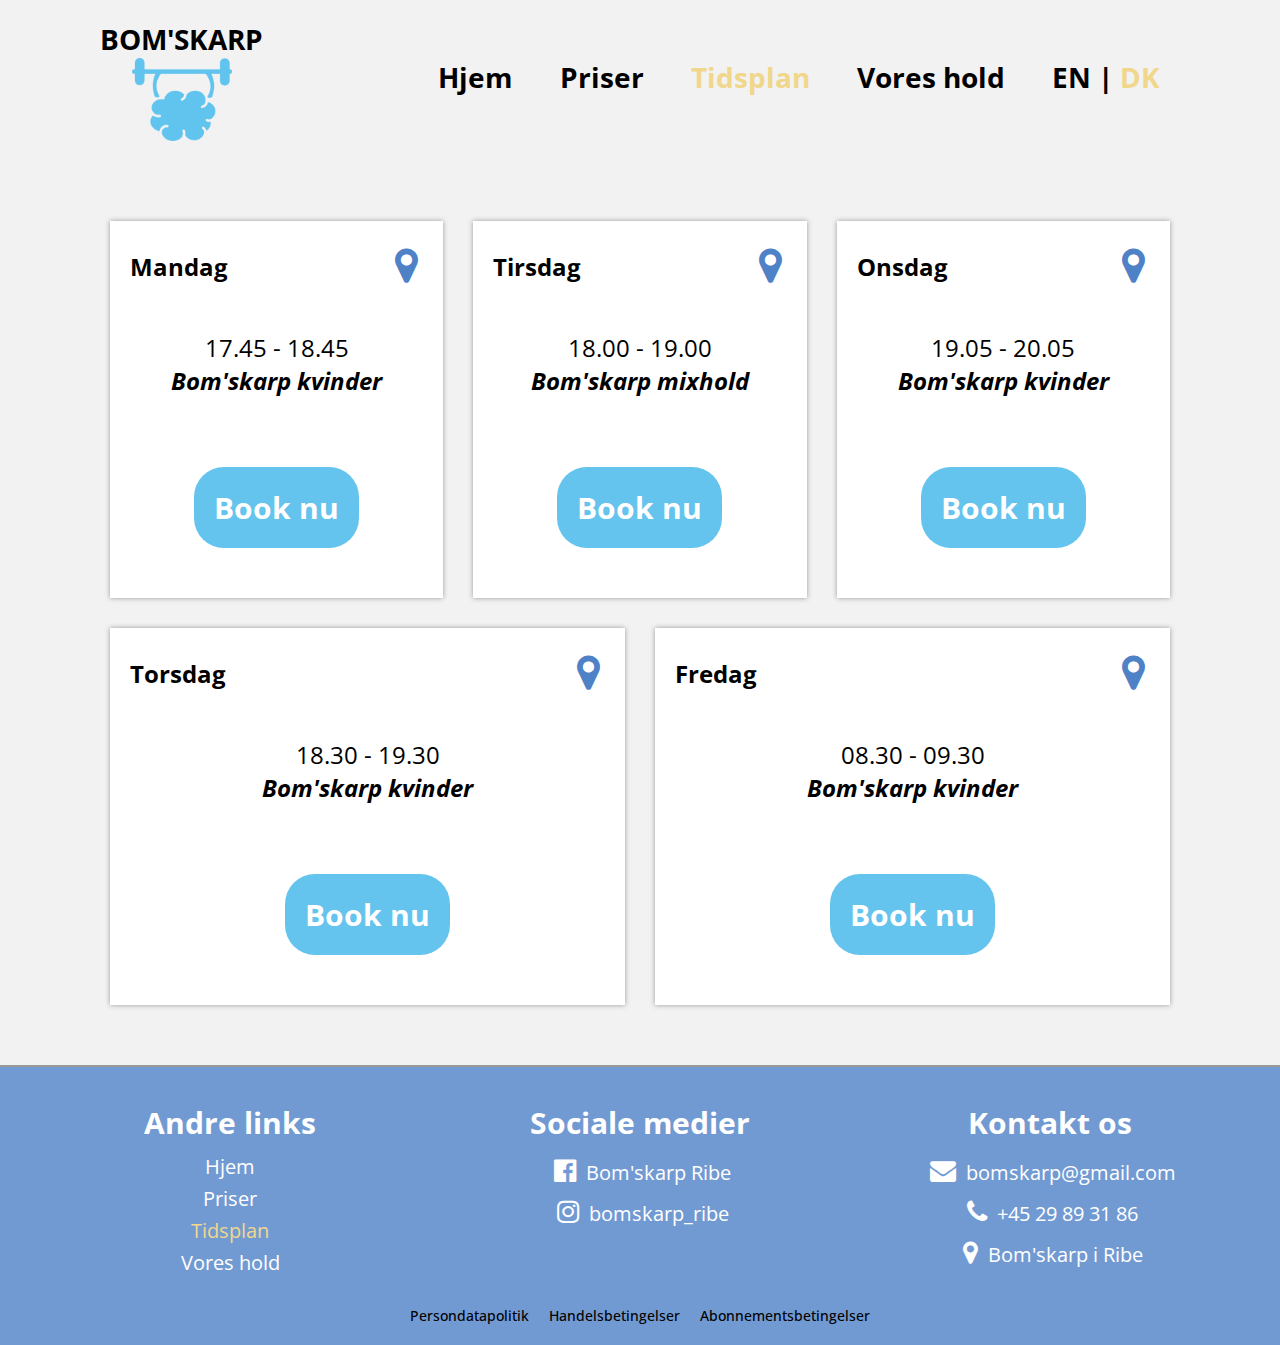
<file: schedule_dk.html>
<!DOCTYPE html>
<html lang="dk">
<head>
	<meta charset="UTF-8">
	<meta http-equiv="X-UA-Compatible" content="IE=edge">
	<meta name="viewport" content="width=device-width, initial-scale=1.0">
	<link rel="shortcut icon" href="images/logo_blue.png">
	<link rel="stylesheet" type="text/css" href="css/style.css">
	<link rel="stylesheet" href="https://cdnjs.cloudflare.com/ajax/libs/font-awesome/4.7.0/css/font-awesome.min.css">
	<title>Bom'skarp | Tidsplan</title>
</head>
<body>
	<header>
		<nav>
			<a href="#" class="logoAnchor">
				BOM'SKARP
				<img class="logo" alt="logo" src="images/logo_blue.png">
			</a>
			<ul>
				<li>
					<a href="index_dk.html">
						Hjem
					</a>
				</li>
				<li>
					<a href="prices_dk.html">
						Priser
					</a>
				</li>
				<li>
					<a href="#" class="activeButton">
						Tidsplan
					</a>
				</li>
				<li>
					<a href="ourTeam_dk.html">
						Vores hold
					</a>
				</li>
				<li>
					<a href="index.html">
						EN
					</a>
					|
					<a href="#" class="activeButton">
						DK
					</a>
				</li>
			</ul>
		</nav>
	</header>
	<main>
		<div id="scheduleMainGrid1">
			<div class="scheduleMainGrid1Box">
				<div class="scheduleMainGrid1subGrid">
					<p class="scheduleMainGridTitle">
						Mandag
					</p>
					<a href="http://maps.google.com/?q=Ansgarskolen in Ribe" target="_blank">
						<i class="fa fa-map-marker" aria-hidden="true"></i>
					</a>
				</div>
				<p class="scheduleMainGridTime">
					17.45 - 18.45<br> <b><i>Bom'skarp kvinder</i></b>
				</p>
				<a href="https://ezme.io/c/x8k/zTWY" target="_blank" class="bookButton">
					Book nu
				</a>
			</div>
			<div class="scheduleMainGrid1Box">
				<div class="scheduleMainGrid1subGrid">
					<p class="scheduleMainGridTitle">
						Tirsdag
					</p>
					<a href="http://maps.google.com/?q=Ansgarskolen in Ribe" target="_blank">
						<i class="fa fa-map-marker" aria-hidden="true"></i>
					</a>
				</div>
				<p class="scheduleMainGridTime">
					18.00 - 19.00<br> <b><i>Bom'skarp mixhold</i></b>
				</p>
				<a href="https://ezme.io/c/x8k/zTWY" target="_blank" class="bookButton">
					Book nu
				</a>
			</div>
			<div class="scheduleMainGrid1Box">
				<div class="scheduleMainGrid1subGrid">
					<p class="scheduleMainGridTitle">
						Onsdag
					</p>
					<a href="http://maps.google.com/?q=Ansgarskolen in Ribe" target="_blank">
						<i class="fa fa-map-marker" aria-hidden="true"></i>
					</a>
				</div>
				<p class="scheduleMainGridTime">
					19.05 - 20.05<br> <b><i>Bom'skarp kvinder</i></b>
				</p>
				<a href="https://ezme.io/c/x8k/zTWY" target="_blank" class="bookButton">
					Book nu
				</a>
			</div>
		</div>
		<div id="scheduleMainGrid2">
			<div class="scheduleMainGrid2Box1">
				<div class="scheduleMainGrid1subGrid">
					<p class="scheduleMainGridTitle">
						Torsdag
					</p>
					<a href="http://maps.google.com/?q=Ansgarskolen in Ribe" target="_blank">
						<i class="fa fa-map-marker" aria-hidden="true"></i>
					</a>
				</div>
				<p class="scheduleMainGridTime">
					18.30 - 19.30<br> <b><i>Bom'skarp kvinder</i></b>
				</p>
				<a href="https://ezme.io/c/x8k/zTWY" target="_blank" class="bookButton">
					Book nu
				</a>
			</div>
			<div class="scheduleMainGrid2Box2">
				<div class="scheduleMainGrid1subGrid">
					<p class="scheduleMainGridTitle">
						Fredag
					</p>
					<a href="http://maps.google.com/?q=Rema 1000, Moltkes Allé, Ribe" target="_blank">
						<i class="fa fa-map-marker" aria-hidden="true"></i>
					</a>
				</div>
				<p class="scheduleMainGridTime">
					08.30 - 09.30<br> <b><i>Bom'skarp kvinder</i></b>
				</p>
				<a href="https://ezme.io/c/x8k/zTWY" target="_blank" class="bookButton">
					Book nu
				</a>
			</div>
		</div>
	</main>
	<footer>
		<div class="footerGrid">
			<div class="otherLinks">
				<p class="footerTitle">
					Andre links
				</p>
				<ul>
					<li>
						<a href="index_dk.html">
							Hjem
						</a>
					</li>
					<li>
						<a href="prices_dk.html">
							Priser
						</a>
					</li>
					<li>
						<a href="#" class="activeButton">
							Tidsplan
						</a>
					</li>
					<li>
						<a href="ourTeam_dk.html">
							Vores hold
						</a>
					</li>
				</ul>
			</div>
			<div class="socialMedia">
				<p class="footerTitle">
					Sociale medier
				</p>
				<ul>
					<li>
						<a href="https://www.facebook.com/Bomskarp" target="_blank">
							<i class="fa fa-facebook-official" aria-hidden="true"></i> Bom'skarp Ribe
						</a>
					</li>
					<li>
						<a href="https://www.instagram.com/bomskarp_ribe" target="_blank">
							<i class="fa fa-instagram" aria-hidden="true"></i> bomskarp_ribe
						</a>
					</li>
				</ul>
			</div>
			<div class="contactUs">
				<p class="footerTitle">
					Kontakt os
				</p>
				<ul>
					<li>
						<a href="mailto:bomskarp@gmail.com" target="_blank">
							<i class="fa fa-envelope" aria-hidden="true"></i> bomskarp@gmail.com
						</a>
					</li>
					<li>
						<a href="tel:+4529893186" target="_blank">
							<i class="fa fa-phone" aria-hidden="true"></i> +45 29 89 31 86
						</a>
					</li>
					<li>
						<a href="http://maps.google.com/?q=Bom'skarp in Ribe" target="_blank">
							<i class="fa fa-map-marker" aria-hidden="true"></i> Bom'skarp i Ribe
						</a>
					</li>
				</ul>
			</div>
		</div>
		<div class="policyAndConditions">
			<ul>
				<li>
					<a href="personalDataPolicy_dk.html">
						Persondatapolitik
					</a>
				</li>
				<li>
					<a href="tradingConditions_dk.html">
						Handelsbetingelser
					</a>
				</li>
				<li>
					<a href="subscriptionConditions_dk.html">
						Abonnementsbetingelser
					</a>
				</li>
			</ul>
		</div>
	</footer>
</body>
</html>
</file>
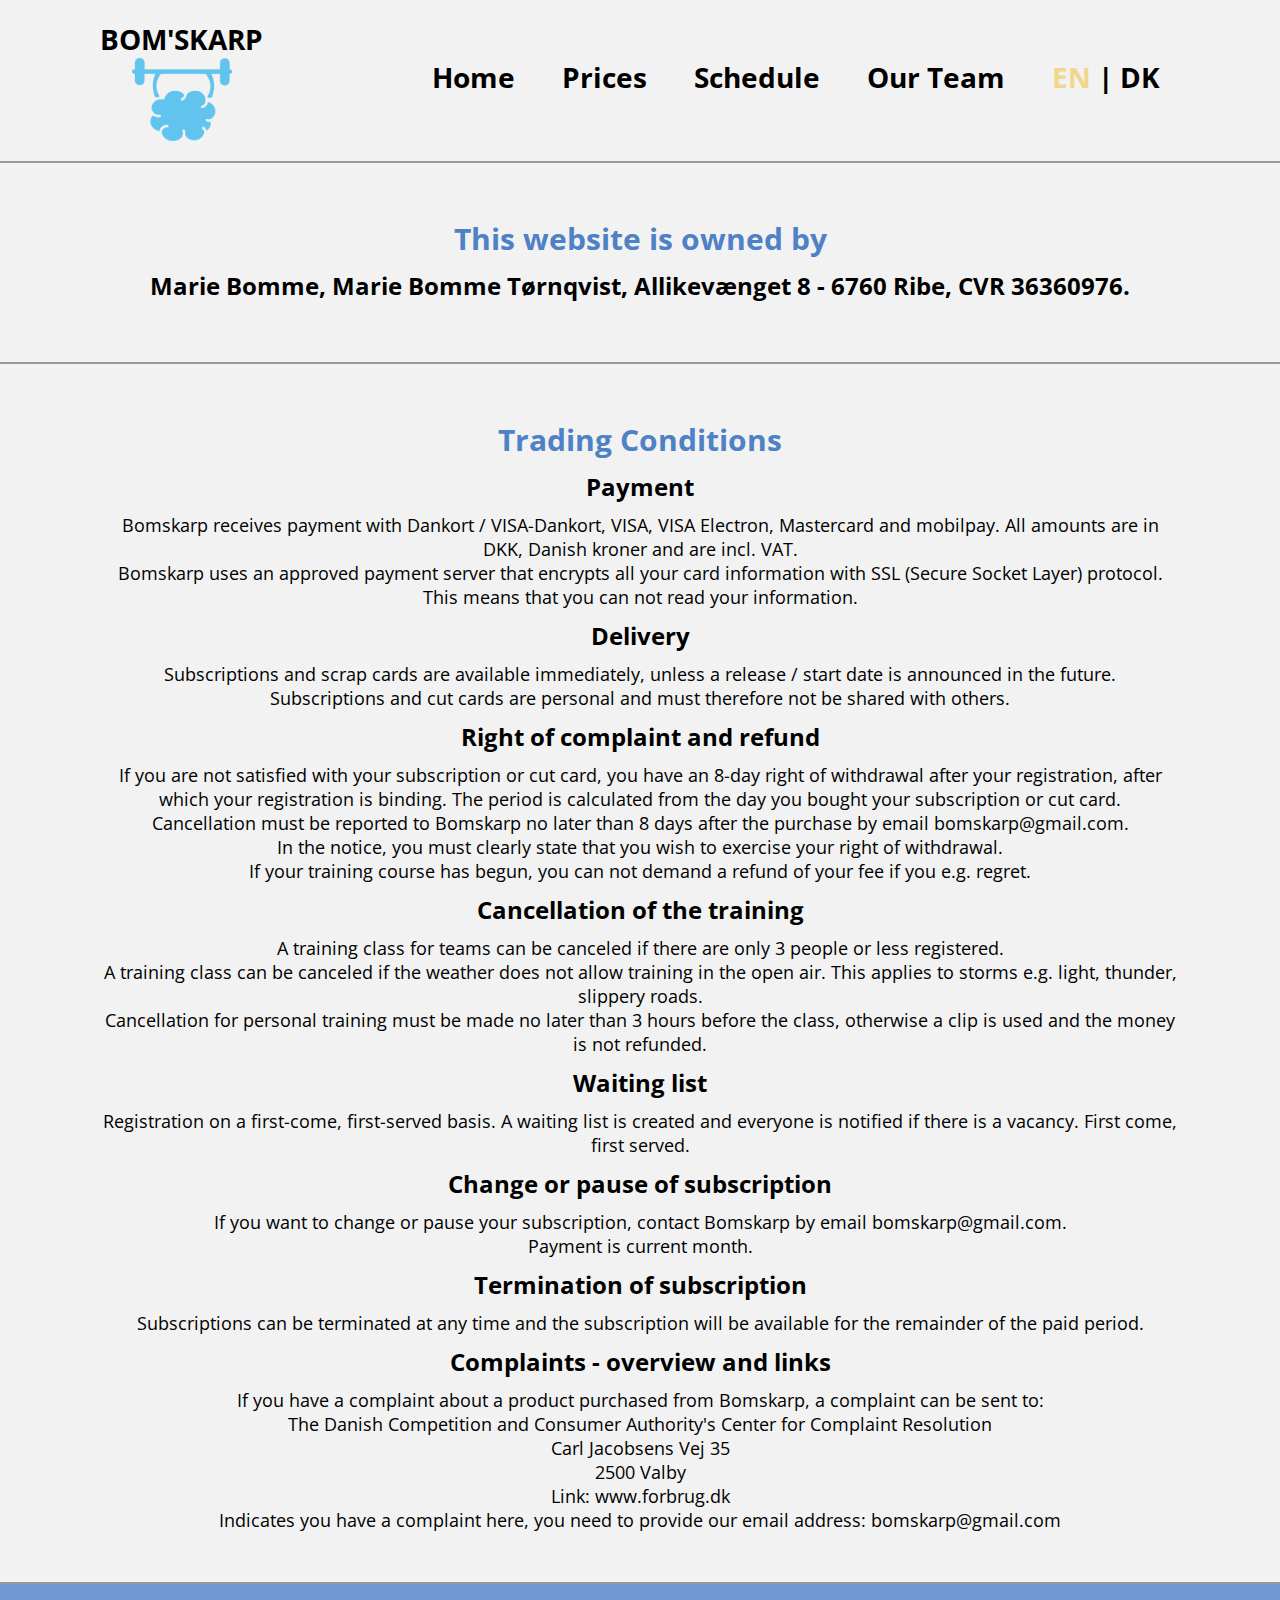
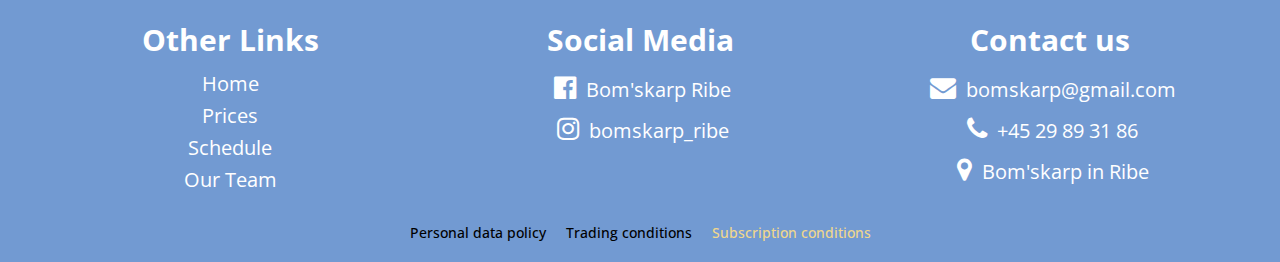
<file: subscriptionConditions.html>
<!DOCTYPE html>
<html lang="en">
<head>
	<meta charset="UTF-8">
	<meta http-equiv="X-UA-Compatible" content="IE=edge">
	<meta name="viewport" content="width=device-width, initial-scale=1.0">
	<link rel="shortcut icon" href="images/logo_blue.png">
	<link rel="stylesheet" type="text/css" href="css/style.css">
	<link rel="stylesheet" href="https://cdnjs.cloudflare.com/ajax/libs/font-awesome/4.7.0/css/font-awesome.min.css">
	<title>Bom'skarp | Subscription Conditions</title>
</head>
<body>
	<header>
		<nav>
			<a href="#" class="logoAnchor">
				BOM'SKARP
				<img class="logo" alt="logo" src="images/logo_blue.png">
			</a>
			<ul>
				<li>
					<a href="index.html">
						Home
					</a>
				</li>
				<li>
					<a href="prices.html">
						Prices
					</a>
				</li>
				<li>
					<a href="schedule.html">
						Schedule
					</a>
				</li>
				<li>
					<a href="ourTeam.html">
						Our Team
					</a>
				</li>
				<li>
					<a href="#" class="activeButton">
						EN
					</a>
					|
					<a href="index_dk.html">
						DK
					</a>
				</li>
			</ul>
		</nav>
	</header>
	<main>
		<div class="personalDataPolicyBox">
			<p class="personalDataPolicyTitle">
				This website is owned by
			</p>
			<p class="personalDataPolicyTitle2">
				Marie Bomme, Marie Bomme Tørnqvist, Allikevænget 8 - 6760 Ribe, CVR 36360976.
			</p>
		</div>
		<div class="personalDataPolicyBox">
			<p class="personalDataPolicyTitle">
				Trading Conditions
			</p>
			<p class="personalDataPolicyTitle2">
				Payment
			</p>
			<ul>
				<li>
					Bomskarp receives payment with Dankort / VISA-Dankort, VISA, VISA Electron, Mastercard and mobilpay. All amounts are in DKK, Danish kroner and are incl. VAT.
				</li>
				<li>
					Bomskarp uses an approved payment server that encrypts all your card information with SSL (Secure Socket Layer) protocol. This means that you can not read your information.
				</li>
			</ul>
			<p class="personalDataPolicyTitle2">
				Delivery
			</p>
			<ul>
				<li>
					Subscriptions and scrap cards are available immediately, unless a release / start date is announced in the future.
				</li>
				<li>
					Subscriptions and cut cards are personal and must therefore not be shared with others.
				</li>
			</ul>
			<p class="personalDataPolicyTitle2">
				Right of complaint and refund
			</p>
			<ul>
				<li>
					If you are not satisfied with your subscription or cut card, you have an 8-day right of withdrawal after your registration, after which your registration is binding. The period is calculated from the day you bought your subscription or cut card.
				</li>
				<li>
					Cancellation must be reported to Bomskarp no later than 8 days after the purchase by email bomskarp@gmail.com.
				</li>
				<li>
					In the notice, you must clearly state that you wish to exercise your right of withdrawal.
				</li>
				<li>
					If your training course has begun, you can not demand a refund of your fee if you e.g. regret.
				</li>
			</ul>
			<p class="personalDataPolicyTitle2">
				Cancellation of the training
			</p>
			<ul>
				<li>
					A training class for teams can be canceled if there are only 3 people or less registered.
				</li>
				<li>
					A training class can be canceled if the weather does not allow training in the open air. This applies to storms e.g. light, thunder, slippery roads.
				</li>
				<li>
					Cancellation for personal training must be made no later than 3 hours before the class, otherwise a clip is used and the money is not refunded.
				</li>
			</ul>
			<p class="personalDataPolicyTitle2">
				Waiting list
			</p>
			<ul>
				<li>
					Registration on a first-come, first-served basis. A waiting list is created and everyone is notified if there is a vacancy. First come, first served.
				</li>
			</ul>
			<p class="personalDataPolicyTitle2">
				Change or pause of subscription
			</p>
			<ul>
				<li>
					If you want to change or pause your subscription, contact Bomskarp by email bomskarp@gmail.com.
				</li>
				<li>
					Payment is current month.
				</li>
			</ul>
			<p class="personalDataPolicyTitle2">
				Termination of subscription
			</p>
			<ul>
				<li>
					Subscriptions can be terminated at any time and the subscription will be available for the remainder of the paid period.
				</li>
			</ul>
			<p class="personalDataPolicyTitle2">
				Complaints - overview and links
			</p>
			<ul>
				<li>
					If you have a complaint about a product purchased from Bomskarp, a complaint can be sent to:
				</li>
				<li>
					The Danish Competition and Consumer Authority's Center for Complaint Resolution
				</li>
				<li>
					Carl Jacobsens Vej 35
				</li>
				<li>
					2500 Valby
				</li>
				<li>
					Link: www.forbrug.dk
				</li>
				<li>
					Indicates you have a complaint here, you need to provide our email address: bomskarp@gmail.com
				</li>
			</ul>
		</div>
	</main>
	<footer>
		<div class="footerGrid">
			<div class="otherLinks">
				<p class="footerTitle">
					Other Links
				</p>
				<ul>
					<li>
						<a href="index.html">
							Home
						</a>
					</li>
					<li>
						<a href="prices.html">
							Prices
						</a>
					</li>
					<li>
						<a href="schedule.html">
							Schedule
						</a>
					</li>
					<li>
						<a href="ourTeam.html">Our Team
						</a>
					</li>
				</ul>
			</div>
			<div class="socialMedia">
				<p class="footerTitle">
					Social Media
				</p>
				<ul>
					<li>
						<a href="https://www.facebook.com/Bomskarp" target="_blank">
							<i class="fa fa-facebook-official" aria-hidden="true"></i> Bom'skarp Ribe
						</a>
					</li>
					<li>
						<a href="https://www.instagram.com/bomskarp_ribe" target="_blank">
							<i class="fa fa-instagram" aria-hidden="true"></i> bomskarp_ribe
						</a>
					</li>
				</ul>
			</div>
			<div class="contactUs">
				<p class="footerTitle">
					Contact us
				</p>
				<ul>
					<li>
						<a href="mailto:bomskarp@gmail.com" target="_blank">
							<i class="fa fa-envelope" aria-hidden="true"></i> bomskarp@gmail.com
						</a>
					</li>
					<li>
						<a href="tel:+4529893186" target="_blank">
							<i class="fa fa-phone" aria-hidden="true"></i> +45 29 89 31 86
						</a>
					</li>
					<li>
						<a href="http://maps.google.com/?q=Bom'skarp in Ribe" target="_blank">
							<i class="fa fa-map-marker" aria-hidden="true"></i> Bom'skarp in Ribe
						</a>
					</li>
				</ul>
			</div>
		</div>
		<div class="policyAndConditions">
			<ul>
				<li>
					<a href="personalDataPolicy.html">
						Personal data policy
					</a>
				</li>
				<li>
					<a href="tradingConditions.html">
						Trading conditions
					</a>
				</li>
				<li>
					<a href="#" class="activeButton">
						Subscription conditions
					</a>
				</li>
			</ul>
		</div>
	</footer>
</body>
</html>
</file>
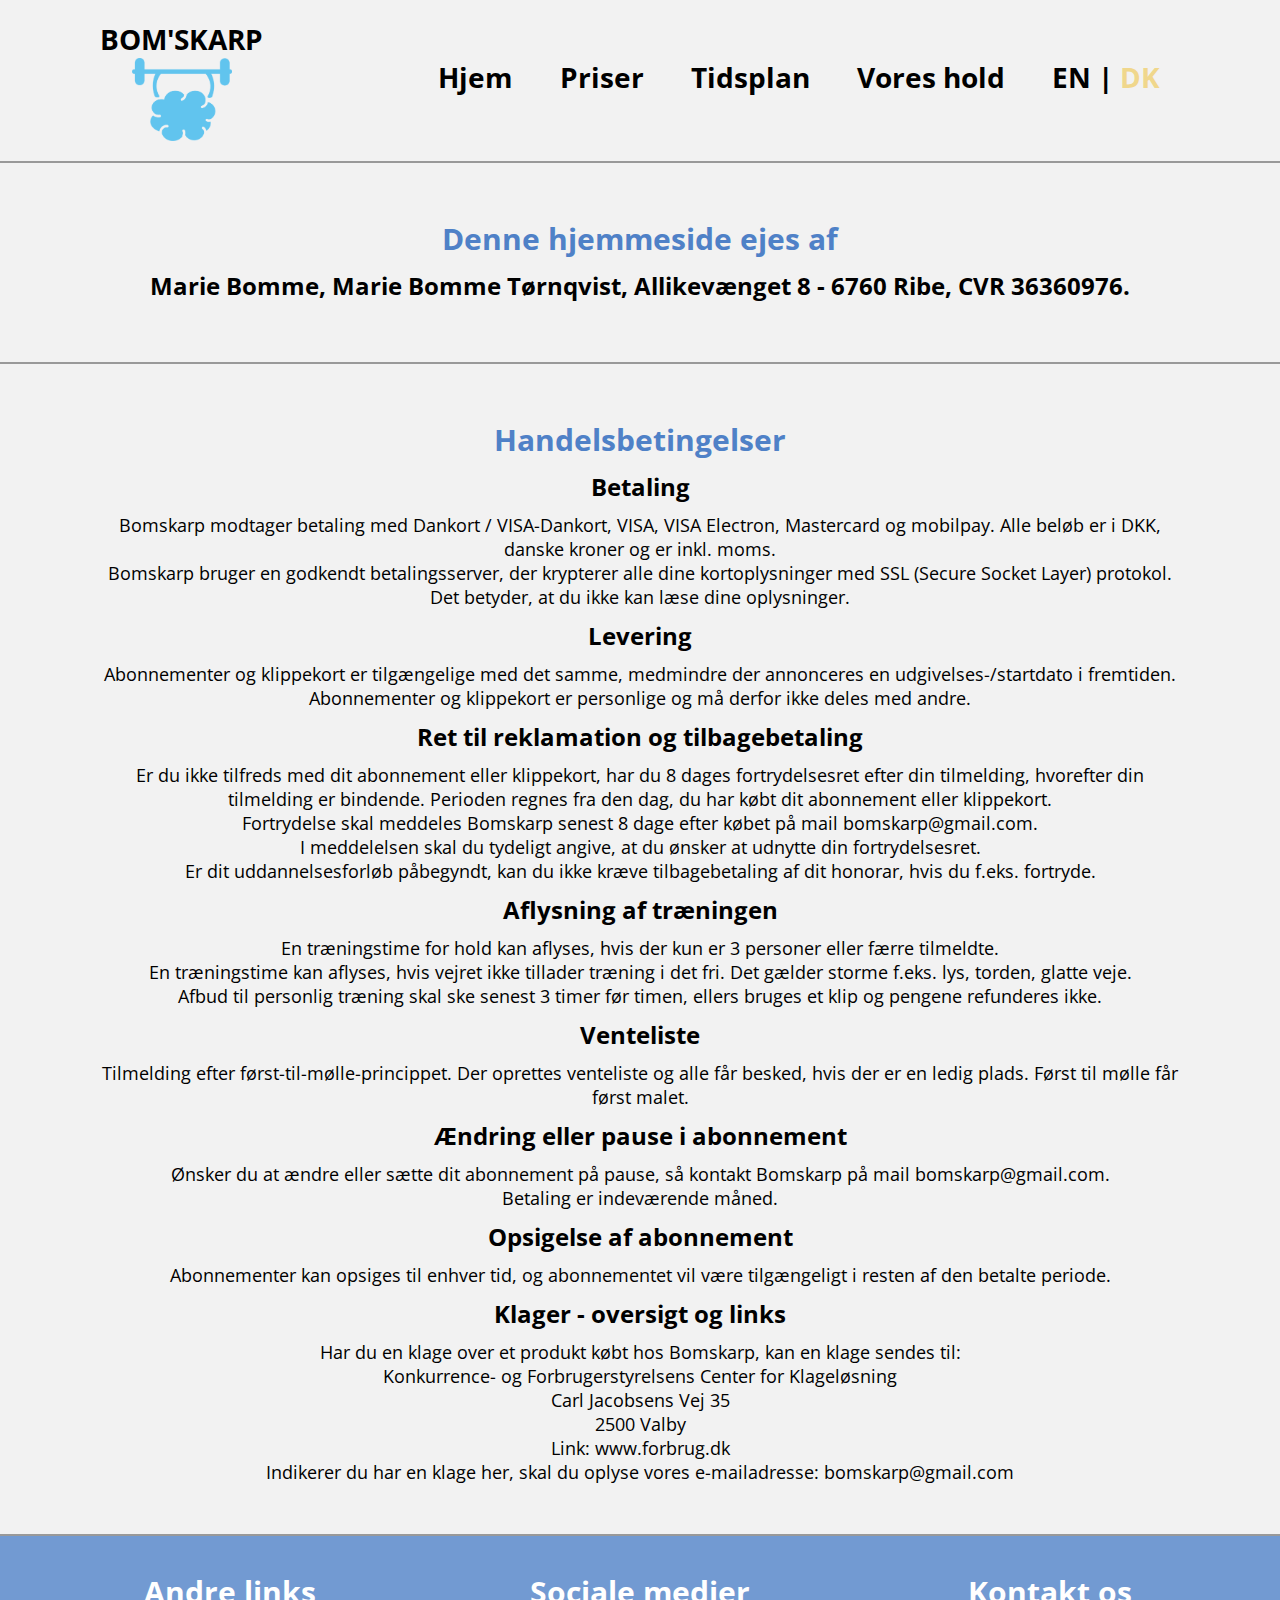
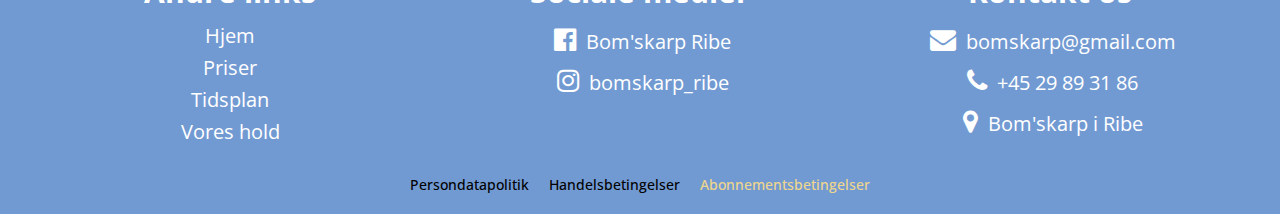
<file: subscriptionConditions_dk.html>
<!DOCTYPE html>
<html lang="dk">
<head>
	<meta charset="UTF-8">
	<meta http-equiv="X-UA-Compatible" content="IE=edge">
	<meta name="viewport" content="width=device-width, initial-scale=1.0">
	<link rel="shortcut icon" href="images/logo_blue.png">
	<link rel="stylesheet" type="text/css" href="css/style.css">
	<link rel="stylesheet" href="https://cdnjs.cloudflare.com/ajax/libs/font-awesome/4.7.0/css/font-awesome.min.css">
	<title>Bom'skarp | Abonnementsbetingelser</title>
</head>
<body>
	<header>
		<nav>
			<a href="#" class="logoAnchor">
				BOM'SKARP
				<img class="logo" alt="logo" src="images/logo_blue.png">
			</a>
			<ul>
				<li>
					<a href="index_dk.html">
						Hjem
					</a>
				</li>
				<li>
					<a href="prices_dk.html">
						Priser
					</a>
				</li>
				<li>
					<a href="schedule_dk.html">
						Tidsplan
					</a>
				</li>
				<li>
					<a href="ourTeam_dk.html">
						Vores hold
					</a>
				</li>
				<li>
					<a href="index.html">
						EN
					</a>
					|
					<a href="#" class="activeButton">
						DK
					</a>
				</li>
			</ul>
		</nav>
	</header>
	<main>
		<div class="personalDataPolicyBox">
			<p class="personalDataPolicyTitle">
				Denne hjemmeside ejes af
			</p>
			<p class="personalDataPolicyTitle2">
				Marie Bomme, Marie Bomme Tørnqvist, Allikevænget 8 - 6760 Ribe, CVR 36360976.
			</p>
		</div>
		<div class="personalDataPolicyBox">
			<p class="personalDataPolicyTitle">
				Handelsbetingelser
			</p>
			<p class="personalDataPolicyTitle2">
				Betaling
			</p>
			<ul>
				<li>
					Bomskarp modtager betaling med Dankort / VISA-Dankort, VISA, VISA Electron, Mastercard og mobilpay. Alle beløb er i DKK, danske kroner og er inkl. moms.
				</li>
				<li>
					Bomskarp bruger en godkendt betalingsserver, der krypterer alle dine kortoplysninger med SSL (Secure Socket Layer) protokol. Det betyder, at du ikke kan læse dine oplysninger.
				</li>
			</ul>
			<p class="personalDataPolicyTitle2">
				Levering
			</p>
			<ul>
				<li>
					Abonnementer og klippekort er tilgængelige med det samme, medmindre der annonceres en udgivelses-/startdato i fremtiden.
				</li>
				<li>
					Abonnementer og klippekort er personlige og må derfor ikke deles med andre.
				</li>
			</ul>
			<p class="personalDataPolicyTitle2">
				Ret til reklamation og tilbagebetaling
			</p>
			<ul>
				<li>
					Er du ikke tilfreds med dit abonnement eller klippekort, har du 8 dages fortrydelsesret efter din tilmelding, hvorefter din tilmelding er bindende. Perioden regnes fra den dag, du har købt dit abonnement eller klippekort.
				</li>
				<li>
					Fortrydelse skal meddeles Bomskarp senest 8 dage efter købet på mail bomskarp@gmail.com.
				</li>
				<li>
					I meddelelsen skal du tydeligt angive, at du ønsker at udnytte din fortrydelsesret.
				</li>
				<li>
					Er dit uddannelsesforløb påbegyndt, kan du ikke kræve tilbagebetaling af dit honorar, hvis du f.eks. fortryde.
				</li>
			</ul>
			<p class="personalDataPolicyTitle2">
				Aflysning af træningen
			</p>
			<ul>
				<li>
					En træningstime for hold kan aflyses, hvis der kun er 3 personer eller færre tilmeldte.
				</li>
				<li>
					En træningstime kan aflyses, hvis vejret ikke tillader træning i det fri. Det gælder storme f.eks. lys, torden, glatte veje.
				</li>
				<li>
					Afbud til personlig træning skal ske senest 3 timer før timen, ellers bruges et klip og pengene refunderes ikke.
				</li>
			</ul>
			<p class="personalDataPolicyTitle2">
				Venteliste
			</p>
			<ul>
				<li>
					Tilmelding efter først-til-mølle-princippet. Der oprettes venteliste og alle får besked, hvis der er en ledig plads. Først til mølle får først malet.
				</li>
			</ul>
			<p class="personalDataPolicyTitle2">
				Ændring eller pause i abonnement
			</p>
			<ul>
				<li>
					Ønsker du at ændre eller sætte dit abonnement på pause, så kontakt Bomskarp på mail bomskarp@gmail.com.
				</li>
				<li>
					Betaling er indeværende måned.
				</li>
			</ul>
			<p class="personalDataPolicyTitle2">
				Opsigelse af abonnement
			</p>
			<ul>
				<li>
					Abonnementer kan opsiges til enhver tid, og abonnementet vil være tilgængeligt i resten af ​​den betalte periode.
				</li>
			</ul>
			<p class="personalDataPolicyTitle2">
				Klager - oversigt og links
			</p>
			<ul>
				<li>
					Har du en klage over et produkt købt hos Bomskarp, kan en klage sendes til:
				</li>
				<li>
					Konkurrence- og Forbrugerstyrelsens Center for Klageløsning
				</li>
				<li>
					Carl Jacobsens Vej 35
				</li>
				<li>
					2500 Valby
				</li>
				<li>
					Link: www.forbrug.dk
				</li>
				<li>
					Indikerer du har en klage her, skal du oplyse vores e-mailadresse: bomskarp@gmail.com
				</li>
			</ul>
		</div>
	</main>
	<footer>
		<div class="footerGrid">
			<div class="otherLinks">
				<p class="footerTitle">
					Andre links
				</p>
				<ul>
					<li>
						<a href="index_dk.html">
							Hjem
						</a>
					</li>
					<li>
						<a href="prices_dk.html">
							Priser
						</a>
					</li>
					<li>
						<a href="schedule_dk.html">
							Tidsplan
						</a>
					</li>
					<li>
						<a href="ourTeam_dk.html">
							Vores hold
						</a>
					</li>
				</ul>
			</div>
			<div class="socialMedia">
				<p class="footerTitle">
					Sociale medier
				</p>
				<ul>
					<li>
						<a href="https://www.facebook.com/Bomskarp" target="_blank">
							<i class="fa fa-facebook-official" aria-hidden="true"></i> Bom'skarp Ribe
						</a>
					</li>
					<li>
						<a href="https://www.instagram.com/bomskarp_ribe" target="_blank">
							<i class="fa fa-instagram" aria-hidden="true"></i> bomskarp_ribe
						</a>
					</li>
				</ul>
			</div>
			<div class="contactUs">
				<p class="footerTitle">
					Kontakt os
				</p>
				<ul>
					<li>
						<a href="mailto:bomskarp@gmail.com" target="_blank">
							<i class="fa fa-envelope" aria-hidden="true"></i> bomskarp@gmail.com
						</a>
					</li>
					<li>
						<a href="tel:+4529893186" target="_blank">
							<i class="fa fa-phone" aria-hidden="true"></i> +45 29 89 31 86
						</a>
					</li>
					<li>
						<a href="http://maps.google.com/?q=Bom'skarp in Ribe" target="_blank">
							<i class="fa fa-map-marker" aria-hidden="true"></i> Bom'skarp i Ribe
						</a>
					</li>
				</ul>
			</div>
		</div>
		<div class="policyAndConditions">
			<ul>
				<li>
					<a href="personalDataPolicy_dk.html">
						Persondatapolitik
					</a>
				</li>
				<li>
					<a href="tradingConditions_dk.html">
						Handelsbetingelser
					</a>
				</li>
				<li>
					<a href="#" class="activeButton">
						Abonnementsbetingelser
					</a>
				</li>
			</ul>
		</div>
	</footer>
</body>
</html>
</file>
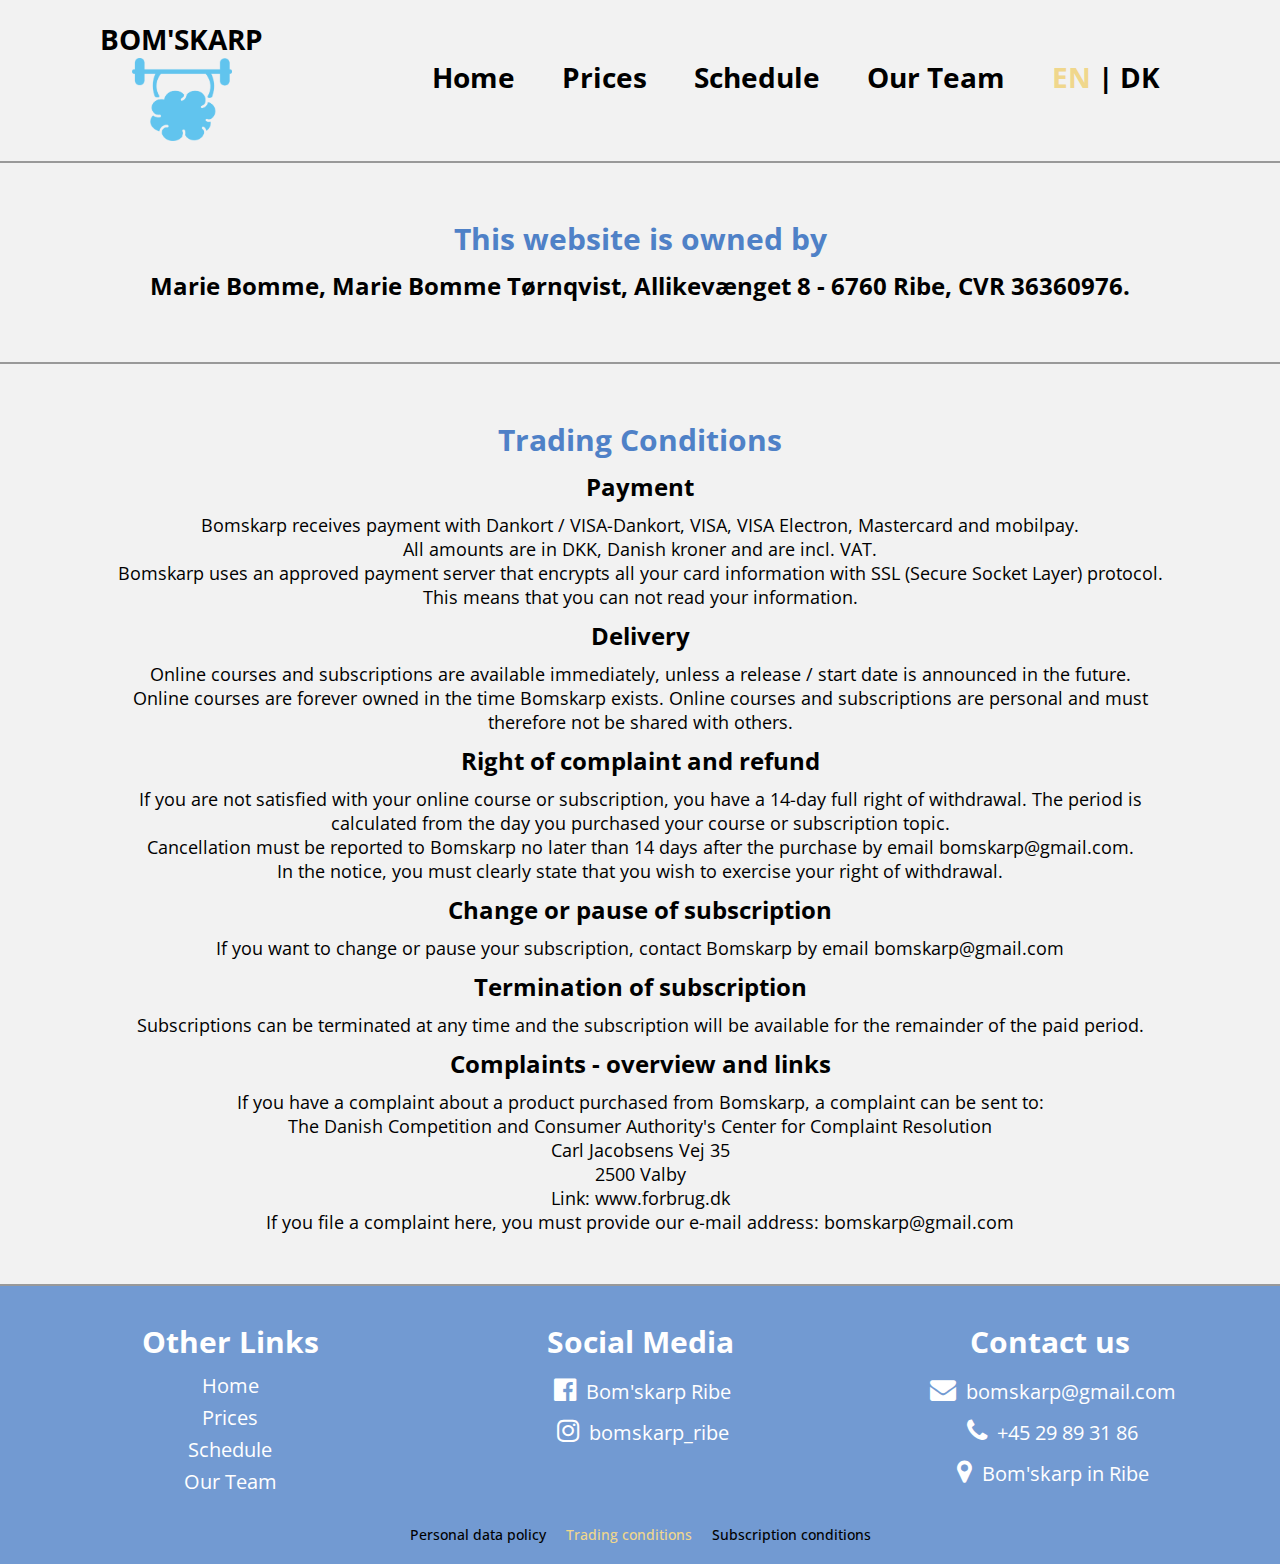
<file: tradingConditions.html>
<!DOCTYPE html>
<html lang="en">
<head>
	<meta charset="UTF-8">
	<meta http-equiv="X-UA-Compatible" content="IE=edge">
	<meta name="viewport" content="width=device-width, initial-scale=1.0">
	<link rel="shortcut icon" href="images/logo_blue.png">
	<link rel="stylesheet" type="text/css" href="css/style.css">
	<link rel="stylesheet" href="https://cdnjs.cloudflare.com/ajax/libs/font-awesome/4.7.0/css/font-awesome.min.css">
	<title>Bom'skarp | Trading Conditions</title>
</head>
<body>
	<header>
		<nav>
			<a href="#" class="logoAnchor">
				BOM'SKARP
				<img class="logo" alt="logo" src="images/logo_blue.png">
			</a>
			<ul>
				<li>
					<a href="index.html">
						Home
					</a>
				</li>
				<li>
					<a href="prices.html">
						Prices
					</a>
				</li>
				<li>
					<a href="schedule.html">
						Schedule
					</a>
				</li>
				<li>
					<a href="ourTeam.html">
						Our Team
					</a>
				</li>
				<li>
					<a href="#" class="activeButton">
						EN
					</a>
					|
					<a href="index_dk.html">
						DK
					</a>
				</li>
			</ul>
		</nav>
	</header>
	<main>
		<div class="personalDataPolicyBox">
			<p class="personalDataPolicyTitle">
				This website is owned by
			</p>
			<p class="personalDataPolicyTitle2">
				Marie Bomme, Marie Bomme Tørnqvist, Allikevænget 8 - 6760 Ribe, CVR 36360976.
			</p>
		</div>
		<div class="personalDataPolicyBox">
			<p class="personalDataPolicyTitle">
				Trading Conditions
			</p>
			<p class="personalDataPolicyTitle2">
				Payment
			</p>
			<ul>
				<li>
					Bomskarp receives payment with Dankort / VISA-Dankort, VISA, VISA Electron, Mastercard and mobilpay.
				</li>
				<li>
					All amounts are in DKK, Danish kroner and are incl. VAT.
				</li>
				<li>
					Bomskarp uses an approved payment server that encrypts all your card information with SSL (Secure Socket Layer) protocol. This means that you can not read your information.
				</li>
			</ul>
			<p class="personalDataPolicyTitle2">
				Delivery
			</p>
			<ul>
				<li>
					Online courses and subscriptions are available immediately, unless a release / start date is announced in the future.
				</li>
				<li>
					Online courses are forever owned in the time Bomskarp exists. Online courses and subscriptions are personal and must therefore not be shared with others.
				</li>
			</ul>
			<p class="personalDataPolicyTitle2">
				Right of complaint and refund
			</p>
			<ul>
				<li>
					If you are not satisfied with your online course or subscription, you have a 14-day full right of withdrawal. The period is calculated from the day you purchased your course or subscription topic.
				</li>
				<li>
					Cancellation must be reported to Bomskarp no later than 14 days after the purchase by email bomskarp@gmail.com.
				</li>
				<li>
					In the notice, you must clearly state that you wish to exercise your right of withdrawal.
				</li>
			</ul>
			<p class="personalDataPolicyTitle2">
				Change or pause of subscription
			</p>
			<ul>
				<li>
					If you want to change or pause your subscription, contact Bomskarp by email bomskarp@gmail.com
				</li>
			</ul>
			<p class="personalDataPolicyTitle2">
				Termination of subscription
			</p>
			<ul>
				<li>
					Subscriptions can be terminated at any time and the subscription will be available for the remainder of the paid period.
				</li>
			</ul>
			<p class="personalDataPolicyTitle2">
				Complaints - overview and links
			</p>
			<ul>
				<li>
					If you have a complaint about a product purchased from Bomskarp, a complaint can be sent to:
				</li>
				<li>
					The Danish Competition and Consumer Authority's Center for Complaint Resolution
				</li>
				<li>
					Carl Jacobsens Vej 35
				</li>
				<li>
					2500 Valby
				</li>
				<li>
					Link: www.forbrug.dk
				</li>
				<li>
					If you file a complaint here, you must provide our e-mail address: bomskarp@gmail.com
				</li>
			</ul>
		</div>
	</main>
	<footer>
		<div class="footerGrid">
			<div class="otherLinks">
				<p class="footerTitle">
					Other Links
				</p>
				<ul>
					<li>
						<a href="index.html">
							Home
						</a>
					</li>
					<li>
						<a href="prices.html">
							Prices
						</a>
					</li>
					<li>
						<a href="schedule.html">
							Schedule
						</a>
					</li>
					<li>
						<a href="ourTeam.html">Our Team
						</a>
					</li>
				</ul>
			</div>
			<div class="socialMedia">
				<p class="footerTitle">
					Social Media
				</p>
				<ul>
					<li>
						<a href="https://www.facebook.com/Bomskarp" target="_blank">
							<i class="fa fa-facebook-official" aria-hidden="true"></i> Bom'skarp Ribe
						</a>
					</li>
					<li>
						<a href="https://www.instagram.com/bomskarp_ribe" target="_blank">
							<i class="fa fa-instagram" aria-hidden="true"></i> bomskarp_ribe
						</a>
					</li>
				</ul>
			</div>
			<div class="contactUs">
				<p class="footerTitle">
					Contact us
				</p>
				<ul>
					<li>
						<a href="mailto:bomskarp@gmail.com" target="_blank">
							<i class="fa fa-envelope" aria-hidden="true"></i> bomskarp@gmail.com
						</a>
					</li>
					<li>
						<a href="tel:+4529893186" target="_blank">
							<i class="fa fa-phone" aria-hidden="true"></i> +45 29 89 31 86
						</a>
					</li>
					<li>
						<a href="http://maps.google.com/?q=Bom'skarp in Ribe" target="_blank">
							<i class="fa fa-map-marker" aria-hidden="true"></i> Bom'skarp in Ribe
						</a>
					</li>
				</ul>
			</div>
		</div>
		<div class="policyAndConditions">
			<ul>
				<li>
					<a href="personalDataPolicy.html">
						Personal data policy
					</a>
				</li>
				<li>
					<a href="#" class="activeButton">
						Trading conditions
					</a>
				</li>
				<li>
					<a href="subscriptionConditions.html">
						Subscription conditions
					</a>
				</li>
			</ul>
		</div>
	</footer>
</body>
</html>
</file>
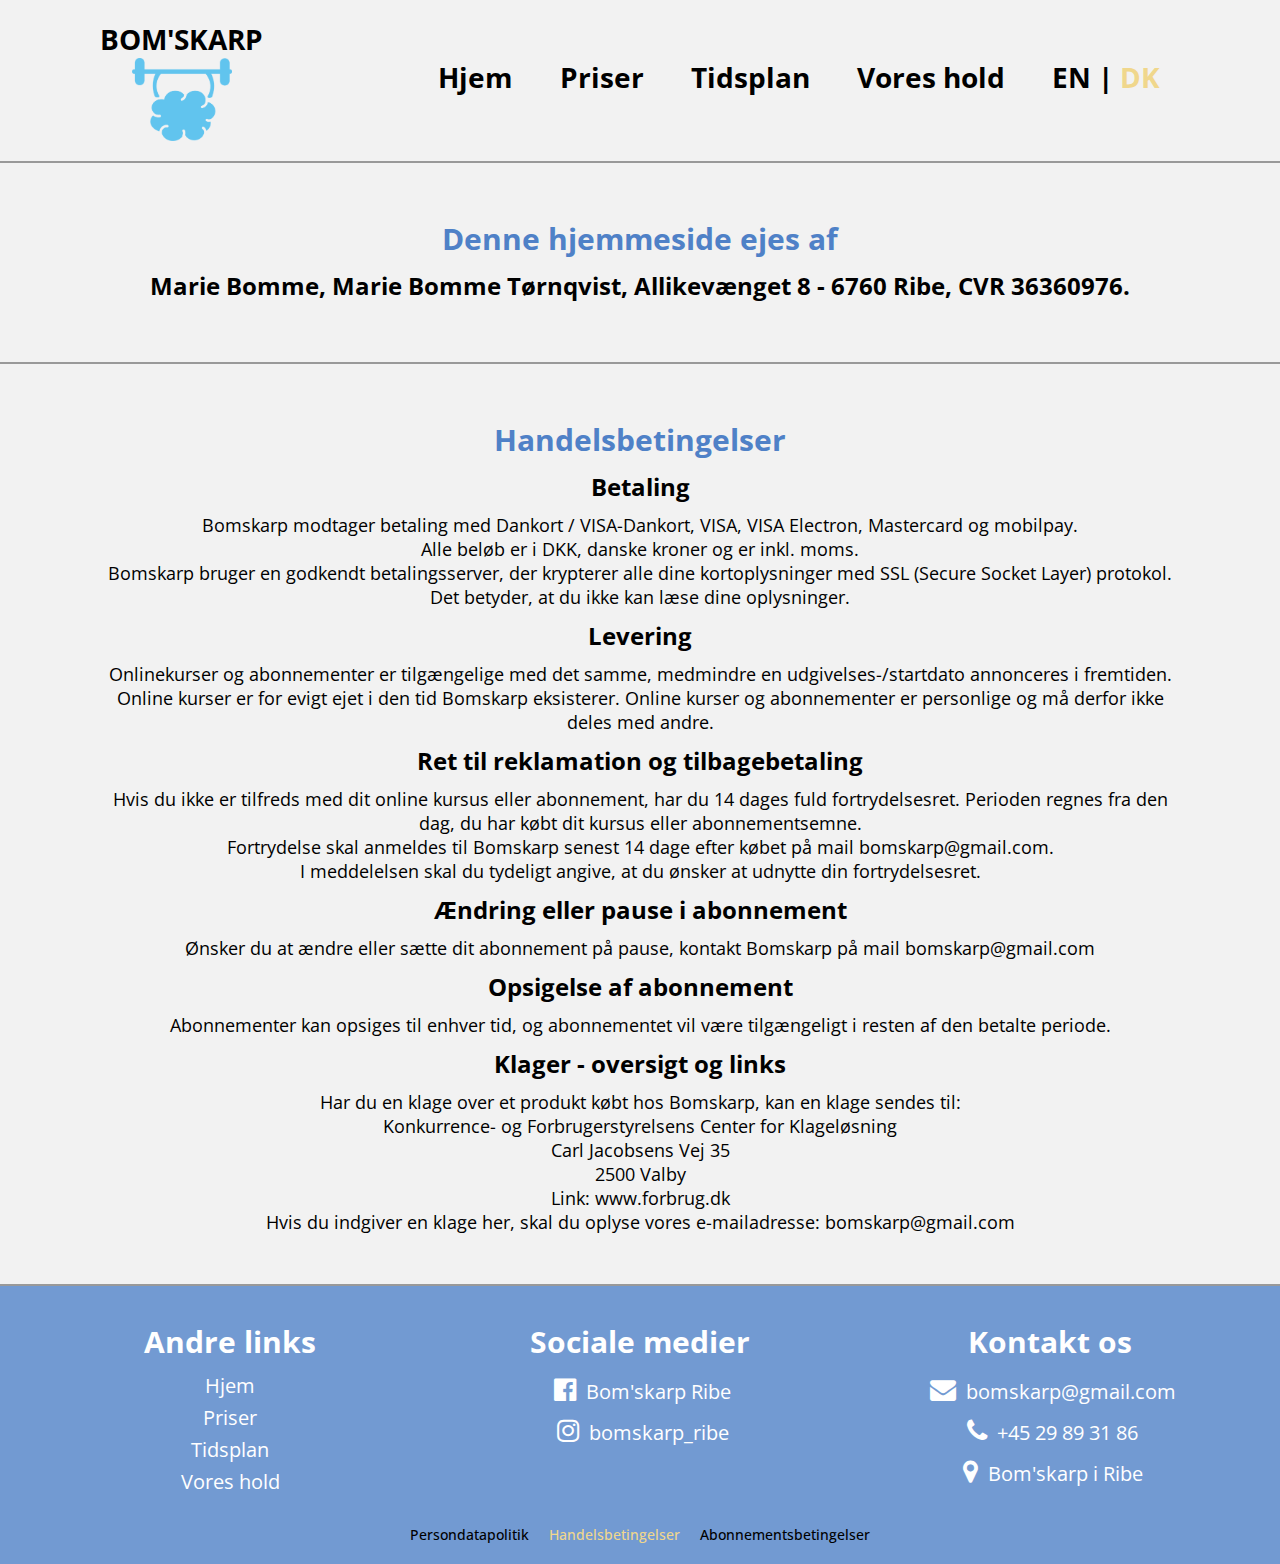
<file: tradingConditions_dk.html>
<!DOCTYPE html>
<html lang="dk">
<head>
	<meta charset="UTF-8">
	<meta http-equiv="X-UA-Compatible" content="IE=edge">
	<meta name="viewport" content="width=device-width, initial-scale=1.0">
	<link rel="shortcut icon" href="images/logo_blue.png">
	<link rel="stylesheet" type="text/css" href="css/style.css">
	<link rel="stylesheet" href="https://cdnjs.cloudflare.com/ajax/libs/font-awesome/4.7.0/css/font-awesome.min.css">
	<title>Bom'skarp | Handelsbetingelser</title>
</head>
<body>
	<header>
		<nav>
			<a href="#" class="logoAnchor">
				BOM'SKARP
				<img class="logo" alt="logo" src="images/logo_blue.png">
			</a>
			<ul>
				<li>
					<a href="index_dk.html">
						Hjem
					</a>
				</li>
				<li>
					<a href="prices_dk.html">
						Priser
					</a>
				</li>
				<li>
					<a href="schedule_dk.html">
						Tidsplan
					</a>
				</li>
				<li>
					<a href="ourTeam_dk.html">
						Vores hold
					</a>
				</li>
				<li>
					<a href="index.html">
						EN
					</a>
					|
					<a href="#" class="activeButton">
						DK
					</a>
				</li>
			</ul>
		</nav>
	</header>
	<main>
		<div class="personalDataPolicyBox">
			<p class="personalDataPolicyTitle">
				Denne hjemmeside ejes af
			</p>
			<p class="personalDataPolicyTitle2">
				Marie Bomme, Marie Bomme Tørnqvist, Allikevænget 8 - 6760 Ribe, CVR 36360976.
			</p>
		</div>
		<div class="personalDataPolicyBox">
			<p class="personalDataPolicyTitle">
				Handelsbetingelser
			</p>
			<p class="personalDataPolicyTitle2">
				Betaling
			</p>
			<ul>
				<li>
					Bomskarp modtager betaling med Dankort / VISA-Dankort, VISA, VISA Electron, Mastercard og mobilpay.
				</li>
				<li>
					Alle beløb er i DKK, danske kroner og er inkl. moms.
				</li>
				<li>
					Bomskarp bruger en godkendt betalingsserver, der krypterer alle dine kortoplysninger med SSL (Secure Socket Layer) protokol. Det betyder, at du ikke kan læse dine oplysninger.
				</li>
			</ul>
			<p class="personalDataPolicyTitle2">
				Levering
			</p>
			<ul>
				<li>
					Onlinekurser og abonnementer er tilgængelige med det samme, medmindre en udgivelses-/startdato annonceres i fremtiden.
				</li>
				<li>
					Online kurser er for evigt ejet i den tid Bomskarp eksisterer. Online kurser og abonnementer er personlige og må derfor ikke deles med andre.
				</li>
			</ul>
			<p class="personalDataPolicyTitle2">
				Ret til reklamation og tilbagebetaling
			</p>
			<ul>
				<li>
					Hvis du ikke er tilfreds med dit online kursus eller abonnement, har du 14 dages fuld fortrydelsesret. Perioden regnes fra den dag, du har købt dit kursus eller abonnementsemne.
				</li>
				<li>
					Fortrydelse skal anmeldes til Bomskarp senest 14 dage efter købet på mail bomskarp@gmail.com.
				</li>
				<li>
					I meddelelsen skal du tydeligt angive, at du ønsker at udnytte din fortrydelsesret.
				</li>
			</ul>
			<p class="personalDataPolicyTitle2">
				Ændring eller pause i abonnement
			</p>
			<ul>
				<li>
					Ønsker du at ændre eller sætte dit abonnement på pause, kontakt Bomskarp på mail bomskarp@gmail.com
				</li>
			</ul>
			<p class="personalDataPolicyTitle2">
				Opsigelse af abonnement
			</p>
			<ul>
				<li>
					Abonnementer kan opsiges til enhver tid, og abonnementet vil være tilgængeligt i resten af den betalte periode.
				</li>
			</ul>
			<p class="personalDataPolicyTitle2">
				Klager - oversigt og links
			</p>
			<ul>
				<li>
					Har du en klage over et produkt købt hos Bomskarp, kan en klage sendes til:
				</li>
				<li>
					Konkurrence- og Forbrugerstyrelsens Center for Klageløsning
				</li>
				<li>
					Carl Jacobsens Vej 35
				</li>
				<li>
					2500 Valby
				</li>
				<li>
					Link: www.forbrug.dk
				</li>
				<li>
					Hvis du indgiver en klage her, skal du oplyse vores e-mailadresse: bomskarp@gmail.com
				</li>
			</ul>
		</div>
	</main>
	<footer>
		<div class="footerGrid">
			<div class="otherLinks">
				<p class="footerTitle">
					Andre links
				</p>
				<ul>
					<li>
						<a href="index_dk.html">
							Hjem
						</a>
					</li>
					<li>
						<a href="prices_dk.html">
							Priser
						</a>
					</li>
					<li>
						<a href="schedule_dk.html">
							Tidsplan
						</a>
					</li>
					<li>
						<a href="ourTeam_dk.html">
							Vores hold
						</a>
					</li>
				</ul>
			</div>
			<div class="socialMedia">
				<p class="footerTitle">
					Sociale medier
				</p>
				<ul>
					<li>
						<a href="https://www.facebook.com/Bomskarp" target="_blank">
							<i class="fa fa-facebook-official" aria-hidden="true"></i> Bom'skarp Ribe
						</a>
					</li>
					<li>
						<a href="https://www.instagram.com/bomskarp_ribe" target="_blank">
							<i class="fa fa-instagram" aria-hidden="true"></i> bomskarp_ribe
						</a>
					</li>
				</ul>
			</div>
			<div class="contactUs">
				<p class="footerTitle">
					Kontakt os
				</p>
				<ul>
					<li>
						<a href="mailto:bomskarp@gmail.com" target="_blank">
							<i class="fa fa-envelope" aria-hidden="true"></i> bomskarp@gmail.com
						</a>
					</li>
					<li>
						<a href="tel:+4529893186" target="_blank">
							<i class="fa fa-phone" aria-hidden="true"></i> +45 29 89 31 86
						</a>
					</li>
					<li>
						<a href="http://maps.google.com/?q=Bom'skarp in Ribe" target="_blank">
							<i class="fa fa-map-marker" aria-hidden="true"></i> Bom'skarp i Ribe
						</a>
					</li>
				</ul>
			</div>
		</div>
		<div class="policyAndConditions">
			<ul>
				<li>
					<a href="personalDataPolicy_dk.html">
						Persondatapolitik
					</a>
				</li>
				<li>
					<a href="#" class="activeButton">
						Handelsbetingelser
					</a>
				</li>
				<li>
					<a href="subscriptionConditions_dk.html">
						Abonnementsbetingelser
					</a>
				</li>
			</ul>
		</div>
	</footer>
</body>
</html>
</file>
<file: css/style.css>
@import url('https://fonts.googleapis.com/css2?family=Open+Sans:ital,wght@0,300;0,400;0,500;0,600;0,700;0,800;1,300;1,400;1,500;1,600;1,700;1,800&display=swap');

/* Global styling */
* {
	box-sizing: border-box;
	margin: 0;
	font-family: 'Open Sans', sans-serif;
}
.activeButton {
	color: #F0D78C !important;
}

/* Header styling */
.logoAnchor {
	display: inline-flex;
	flex-direction: column;
	align-items: center;
}
.logoAnchor:hover {
	color: #F0D78C;
}
.logo {
	width: 100%;
	min-width: 100px;
	max-width: 100px;
}
header {
	padding: 20px 100px 20px 100px;
	background-color: #F2F2F2;
	font-size: 28px;
	font-weight: bold;
}
header ul {
	float: right;
	list-style-type: none;
}
header ul a:hover {
	color: #F0D78C;
}
header ul li {
	display: inline-block;
	padding: 20px;
	line-height: 75px;
}
header a {
	text-align: center;
	text-decoration: none;
	color: black;
}

/* Homepage Main Grid 1 styling */
#homepageMainGrid1 {
	padding: 50px 100px 50px 100px;
	display: grid;
	grid-template-columns: repeat(2, 1fr);
	grid-gap: 5px;
	background-color: #F2F2F2;
}
#homepageMainGrid1 div {
	margin: 10px;
	display: flex;
	flex-direction: column;
	align-items: center;
	justify-content: center;
}
.homepageMainGrid1Image1 img {
	width: 100%;
	max-width: 100%;
	min-width: 100px;
}
.homepageMainGrid1Title {
	color: #4F81C7;
	font-size: 50px;
	text-align: center;
	padding: 10px;
	font-weight: bold;
}
.bookButton {
	display: inline-block;
	text-decoration: none;
	color: white;
	background-color: #64C4ED;
	padding: 20px;
	border-radius: 30px;
	font-size: 30px;
	font-weight: bold;
	margin: 50px;
	transition: all 0.6s;
}
.bookButton:hover {
	color: #F0D78C;
	transform: scale(1.2);
	transition-duration: 0.6s;
}

/* Homepage Main Grid 2 styling */
#homepageMainGrid2 {
	padding: 50px 100px 50px 100px;
	border-top: 2px solid #999999;
	display: grid;
	grid-template-columns: repeat(3, 1fr);
	grid-gap: 10px;
}
#homepageMainGrid2 div {
	margin: 10px;
	display: flex;
	flex-direction: column;
	align-items: center;
}
.homepageMainGrid2Image1 img, .homepageMainGrid2Image2 img, .homepageMainGrid2Image3 img {
	width: 40%;
	max-width: 100%;
	min-width: 100px;
	border-radius: 5px;
}
.homepageMainGrid2Title {
	font-weight: bold;
	margin: 10px;
	font-size: 30px;
	color: #4F81C7;
}
.homepageMainGrid2Text {
	padding: 10px;
	font-size: 18px;
	text-align: center;
}

/* Homepage Main Grid 3 styling */
#homepageMainGrid3 {
	border-top: 2px solid #999999;
	padding: 50px 100px 50px 100px;
	display: grid;
	grid-template-columns: repeat(2, 1fr);
	grid-gap: 5px;
	background-color: #F2F2F2;
}
#homepageMainGrid3Images {
	display: grid;
	grid-template-areas: "homepageMainGrid3Image1 homepageMainGrid3Image1 homepageMainGrid3Image1 homepageMainGrid3Image2 homepageMainGrid3Image2 homepageMainGrid3Image2"
						 "homepageMainGrid3Image3 homepageMainGrid3Image3 homepageMainGrid3Image3 homepageMainGrid3Image3 homepageMainGrid3Image3 homepageMainGrid3Image3";
	grid-gap: 10px;
}
.homepageMainGrid3Image1 {
	grid-area: homepageMainGrid3Image1;
}
.homepageMainGrid3Image2 {
	grid-area: homepageMainGrid3Image2;
}
.homepageMainGrid3Image3 {
	grid-area: homepageMainGrid3Image3;
}
.homepageMainGrid3Image1 img, .homepageMainGrid3Image2 img, .homepageMainGrid3Image3 img {
	width: 100%;
	max-width: 100%;
	min-width: 200px;
	border-radius: 5px;
}
#homepageMainGrid3 article {
	padding: 20px;
	display: flex;
	flex-direction: column;
	justify-content: center;
}
#homepageMainGrid3 article h2 {
	color: #4F81C7;
	font-size: 60px;
	text-align: center;
	padding: 10px;
}
#homepageMainGrid3 article p {
	padding: 10px;
	font-size: 20px;
	text-align: center;
}

/* Footer styling */
footer {
	background: rgba(79,129,199, 0.8);
	border-top: 2px solid #999999;
	padding: 10px;
}
footer i.fa {
	font-size: 26px;
	margin: 5px;
}
footer ul {
	list-style-type: none;
	padding: 0;
}
.footerGrid {
	display: grid;
	grid-template-columns: repeat(3, 1fr);
	text-align: center;
	margin: 15px;
}
.otherLinks a, .socialMedia a, .contactUs a {
	text-decoration: none;
	color: white;
}
.otherLinks a:hover, .socialMedia a:hover, .contactUs a:hover, .policyAndConditions a:hover {
	color: #F0D78C;
}
.otherLinks li, .socialMedia li, .contactUs li {
	margin: 5px;
	font-size: 20px;
}
.footerTitle {
	font-weight: bold;
	margin: 10px;
	font-size: 30px;
	color: white;
}
.policyAndConditions {
	text-align: center;
}
.policyAndConditions ul {
	display: inline-flex;
	flex-direction: row;
}
.policyAndConditions li {
	padding: 10px;
	font-size: 14px;
}
.policyAndConditions a {
	text-decoration: none;
	color: black;
	font-weight: 500;
}

/* Personal data policy, Trading Conditions and Subscription Conditions pages styling */
.personalDataPolicyBox {
	padding: 50px 100px 50px 100px;
	border-top: 2px solid #999999;
	background-color: #F2F2F2;
	text-align: center;
}
.personalDataPolicyTitle {
	font-weight: bold;
	margin: 5px;
	font-size: 30px;
	color: #4F81C7;
}
.personalDataPolicyTitle2 {
	font-weight: bold;
	margin: 10px;
	font-size: 24px;
	color: black;
}
.personalDataPolicyBox ul {
	list-style-type: none;
	padding: 0;
	font-size: 18px;
}

/* Our Team page styling */
#ourTeamMainGrid1 {
	padding: 50px 100px 50px 100px;
	display: grid;
	grid-template-columns: repeat(3, 1fr);
	grid-gap: 10px;
	background-color: #F2F2F2;
}
#ourTeamMainGrid1 div {
	margin: 10px;
	display: flex;
	flex-direction: column;
	align-items: center;
	background-color: white;
    box-shadow: 0 0 5px 0 #999999;
}
.ourTeamMainGrid1Image1 img, .ourTeamMainGrid1Image2 img, .ourTeamMainGrid1Image3 img {
	width: 40%;
	max-width: 100%;
	min-width: 100px;
	max-height: 220px;
	margin-top: 40px;
}
.ourTeamMainGrid1Title {
	margin: 10px 10px 0 10px;
	font-size: 26px;
}
.ourTeamMainGrid1Title2 {
	font-size: 16px;
	font-style: italic;
	text-align: center;
}
.ourTeamMainGrid1Text {
	font-weight: 500;
	padding: 30px;
	font-size: 18px;
	text-align: center;
}
#ourTeamMainGrid1 ul {
	display: flex;
	list-style-type: none;
	padding: 0;
	margin-bottom: 20px;
}
#ourTeamMainGrid1 li {
	padding: 10px;
}
#ourTeamMainGrid1 i.fa {
	font-size: 36px;
	margin: 5px;
}
#ourTeamMainGrid1 a {
	text-decoration: none;
	color: #4F81C7;
}
#ourTeamMainGrid1 a:hover {
	color: #F0D78C;
}

/* Schedule page styling */
#scheduleMainGrid1 {
	padding: 50px 100px 5px 100px;
	display: grid;
	grid-template-columns: repeat(3, 1fr);
	grid-gap: 10px;
	background-color: #F2F2F2;
	text-align: center;
}
.scheduleMainGrid1Box, .scheduleMainGrid2Box1, .scheduleMainGrid2Box2 {
	background-color: white;
    box-shadow: 0 0 5px 0 #999999;
    margin: 10px;
}
.scheduleMainGrid1subGrid {
	display: grid;
	grid-template-columns: repeat(2, 1fr);
}
.scheduleMainGridTitle {
	font-weight: bold;
	font-size: 24px;
	text-align: left;
	padding: 20px;
	display: flex;
	align-items: center;
}
.scheduleMainGrid1subGrid a {
	text-decoration: none;
	color: black;
	text-align: right;
	padding: 20px;
	font-weight: 500;
}
.scheduleMainGrid1subGrid i.fa {
	font-size: 40px;
	margin: 5px;
	color: #4F81C7;
}
.scheduleMainGrid1subGrid a i.fa:hover {
	color: #F0D78C;
}
.scheduleMainGridTime {
	margin: 20px;
	font-size: 24px;
}
#scheduleMainGrid2 {
	text-align: center;
	padding: 5px 100px 50px 100px;
	grid-gap: 10px;
	background-color: #F2F2F2;
	display: grid;
	grid-template-columns: repeat(2, 1fr);
}

/* Prices page styling */
#pricesMainGrid1 {
	padding: 50px 100px 50px 100px;
	display: grid;
	grid-template-columns: repeat(2, 1fr);
	grid-gap: 5px;
	background-color: #F2F2F2;
}
#pricesMainGrid2, #pricesMainGrid3 {
	display: grid;
	grid-template-columns: repeat(2, 1fr);
	grid-gap: 5px;
}
#pricesMainGrid2 {
	padding: 50px 100px 15px 100px;
}
#pricesMainGrid3 {
	padding: 15px 100px 50px 100px;
}
.blueText {
	color: #4F81C7;
}
.pricesMainGridDiscount {
	font-size: 26px;
	font-weight: bold;
	text-align: center;
	padding: 0 100px 50px 100px;
}
#pricesMainGrid4 , #pricesMainGrid5 {
	padding: 25px 100px 25px 100px;
	display: grid;
	grid-template-columns: repeat(2, 1fr);
	grid-gap: 5px;
}

#pricesMainGrid1 div, #pricesMainGrid2 div, #pricesMainGrid3 div, #pricesMainGrid4 div, #pricesMainGrid5 div {
	margin: 10px;
	display: flex;
	flex-direction: column;
	align-items: center;
	justify-content: center;
}
.pricesMainGrid1Image img, .pricesMainGrid2Image img, .pricesMainGrid3Image img{
	width: 100%;
	max-width: 90%;
	min-width: 100px;
	border-radius: 5px;
}
.pricesMainGrid4Image img, .pricesMainGrid5Image img{
	width: 100%;
	max-width: 50%;
	min-width: 100px;
	border-radius: 5px;
}
#pricesMainScrapbook {
	font-size: 30px;
	text-align: center;
	padding: 50px;
	font-weight: 600;
	background-color: #F2F2F2;
	padding: 20px 100px 20px 100px;
}
#pricesMainScrapbook p {
	font-style: italic;
}
.pricesMainGridTitle {
	color: #4F81C7;
	font-size: 50px;
	text-align: center;
	padding: 10px;
	font-weight: bold;
}
.pricesMainOffers {
	color: #4F81C7;
	font-size: 30px;
	text-align: center;
	padding: 50px;
	font-weight: bold;
	background-color: #F2F2F2;
}
.pricesMainGrid2Card {
	border: 5px solid #4F81C7;
	border-radius: 5px;
	background-color: white;
    box-shadow: 0 0 5px 0 #999999;
    margin: 10px;
}
.pricesMainGridText {
	font-size: 30px;
	font-weight: 400;
	padding: 10px;
}
.pricesMainGridPrice {
	font-size: 30px;
	font-weight: bold;
	padding: 10px;
}
.bookButton2 {
	display: inline-block;
	text-decoration: none;
	color: white;
	background-color: #64C4ED;
	padding: 20px;
	border-radius: 30px;
	font-size: 30px;
	font-weight: bold;
	margin: 20px;
	transition: all 0.6s;
}
.bookButton2:hover {
	color: #F0D78C;
	transform: scale(1.2);
	transition-duration: 0.6s;
}

.pricesMainReviewsTitle {
	font-size: 26px;
	font-weight: bold;
	text-align: center;
	padding: 50px 100px 50px 100px;
}
.pricesMainReviewsGrid {
	padding: 0 100px 50px 100px;
	display: grid;
	grid-template-columns: repeat(3, 1fr);
	grid-gap: 5px;
}
.pricesMainReviewsGrid div {
	padding: 25px;
	border: 1px solid black;
	border-radius: 50px;
	background-color: #F2F2F2;
    box-shadow: 0 0 5px 0 #999999;
    margin: 10px;
}
.pricesMainReviewsName {
	font-size: 26px;
	font-weight: bold;
	padding: 10px 0 10px 0;
}
.pricesMainReviewsReview {
	font-weight: 500;
	font-style: italic;
	padding: 10px;
}
.pricesMainReviewsStars {
	color: orange;
	text-align: right;
	padding: 10px 10px 0 10px;
}
.pricesMainReviewsStars i.fa {
	font-size: 30px;
}

/* Media queries */
@media screen and (max-width: 1250px) {
	header {
		font-size: 20px;
		padding: 20px 50px 20px 50px;
	}
	#homepageMainGrid1, #homepageMainGrid2, #homepageMainGrid3, footer, #pricesMainGrid1, #pricesMainGrid2, #pricesMainGrid3, #pricesMainGrid4, #pricesMainGrid5,
	 .pricesMainGridDiscount, .pricesMainOffers, .pricesMainScrapbook, .pricesMainReviews, .pricesMainReviewsGrid, #scheduleMainGrid1, #scheduleMainGrid2, #ourTeamMainGrid1, .personalDataPolicyBox {
		padding: 20px 50px 20px 50px;
	}
	.homepageMainGrid1Title {
		font-size: 30px;
	}
	.homepageMainGrid2Title, .footerTitle, .pricesMainGridText, .pricesMainGridPrice, .personalDataPolicyTitle{
		font-size: 24px;
	}
	.homepageMainGrid2Text, .ourTeamMainGrid1Title2, .ourTeamMainGrid1Text {
		font-size: 16px;
	}
	#homepageMainGrid3 article h2, .pricesMainGridTitle {
		font-size: 40px;
	}
	#homepageMainGrid3 article p, .otherLinks li, .socialMedia li, .contactUs li, .scheduleMainGridTitle, .scheduleMainGridTime, .ourTeamMainGrid1Title, .personalDataPolicyTitle2 {
		font-size: 18px;
	}
	.policyAndConditions li {
		font-size: 10px;
	}
	footer i.fa {
	font-size: 18px;
	}
}
@media screen and (max-width: 900px) {
	header ul {
		display: grid;
		grid-template-columns: repeat(3, 1fr);
	}
	header ul li {
		line-height: 25px;
	}
	#homepageMainGrid1, #homepageMainGrid2, #homepageMainGrid3, .footerGrid, #pricesMainGrid1, .pricesMainReviewsGrid, #pricesMainGrid2, #pricesMainGrid3, #pricesMainGrid4, 
	#pricesMainGrid5, #scheduleMainGrid1, #scheduleMainGrid2 {
		grid-template-columns: repeat(1, 1fr);
	}
	.homepageMainGrid2Title, .bookButton, .bookButton {
		font-size: 28px;
	}
	.homepageMainGrid2Text,  {
		font-size: 18px;
	}
	.homepageMainGrid3Image1 img, .homepageMainGrid3Image2 img, .homepageMainGrid3Image3 img {
		min-width: 100px;
	}
	.footerGrid {
		grid-gap: 20px;
	}
}
@media screen and (max-width: 700px) {
	header ul {
		float: none;
		text-align: center;
		padding: 0;
	}
	.logoAnchor {
		display: flex;
	}
	#ourTeamMainGrid1 {
		grid-template-columns: repeat(1, 1fr);
	}
	.ourTeamMainGrid1Image1 img, .ourTeamMainGrid1Image2 img, .ourTeamMainGrid1Image3 img {
		max-height: 90%;
	}
}
@media screen and (max-width: 525px) {
	header ul {
		grid-template-columns: repeat(2, 1fr);
	}
}
</file>
